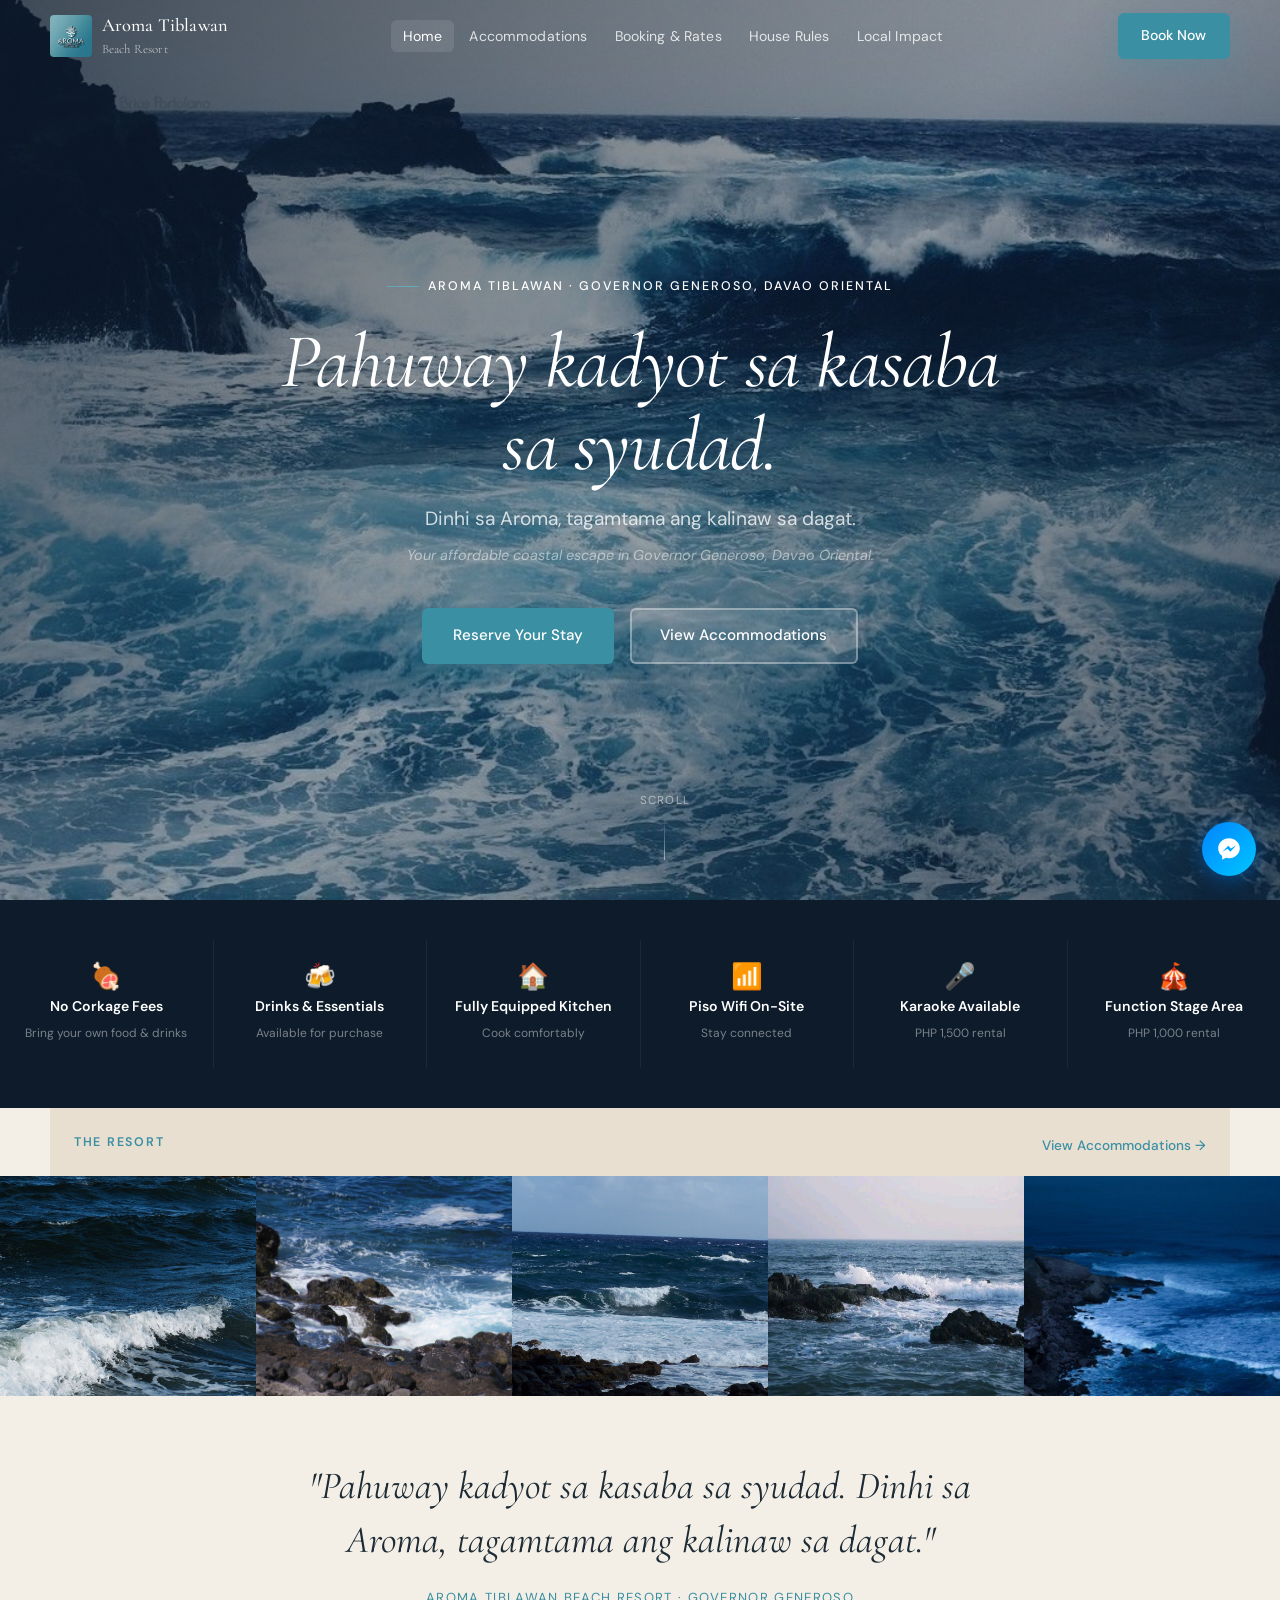
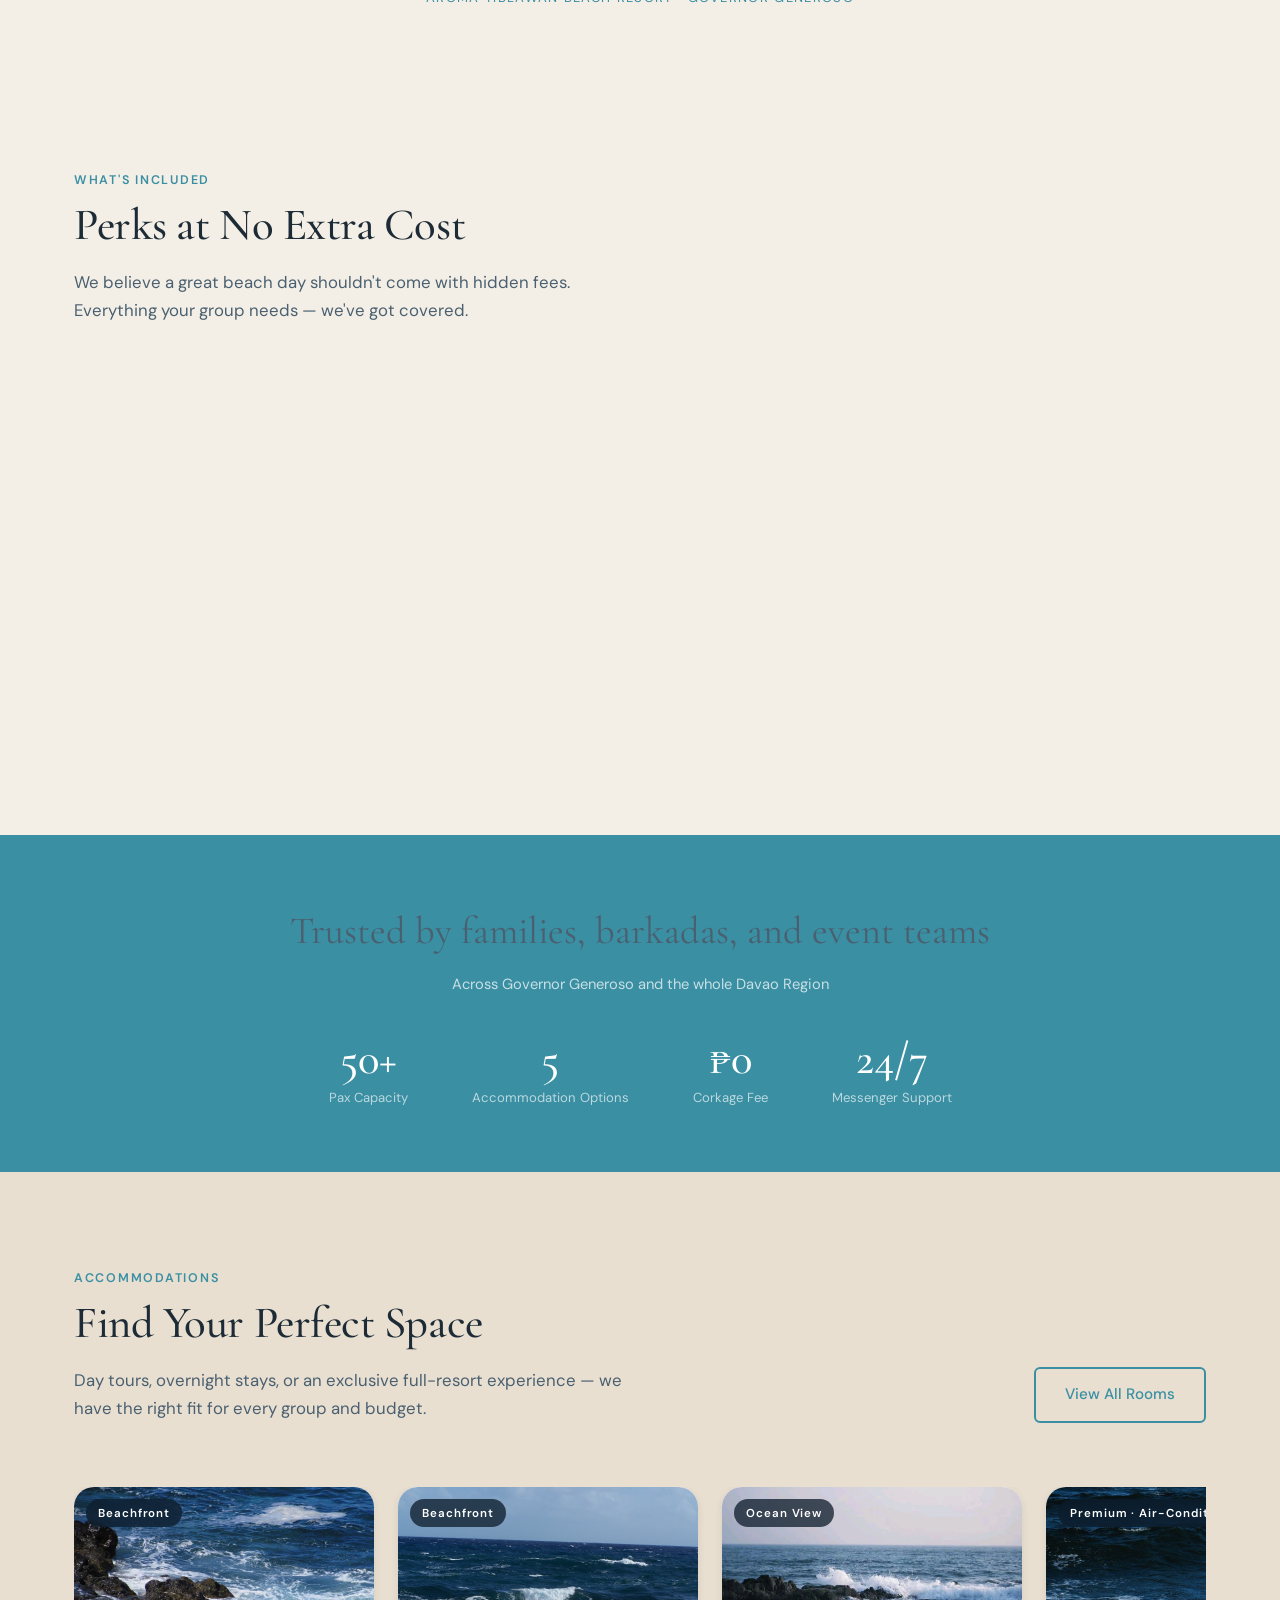
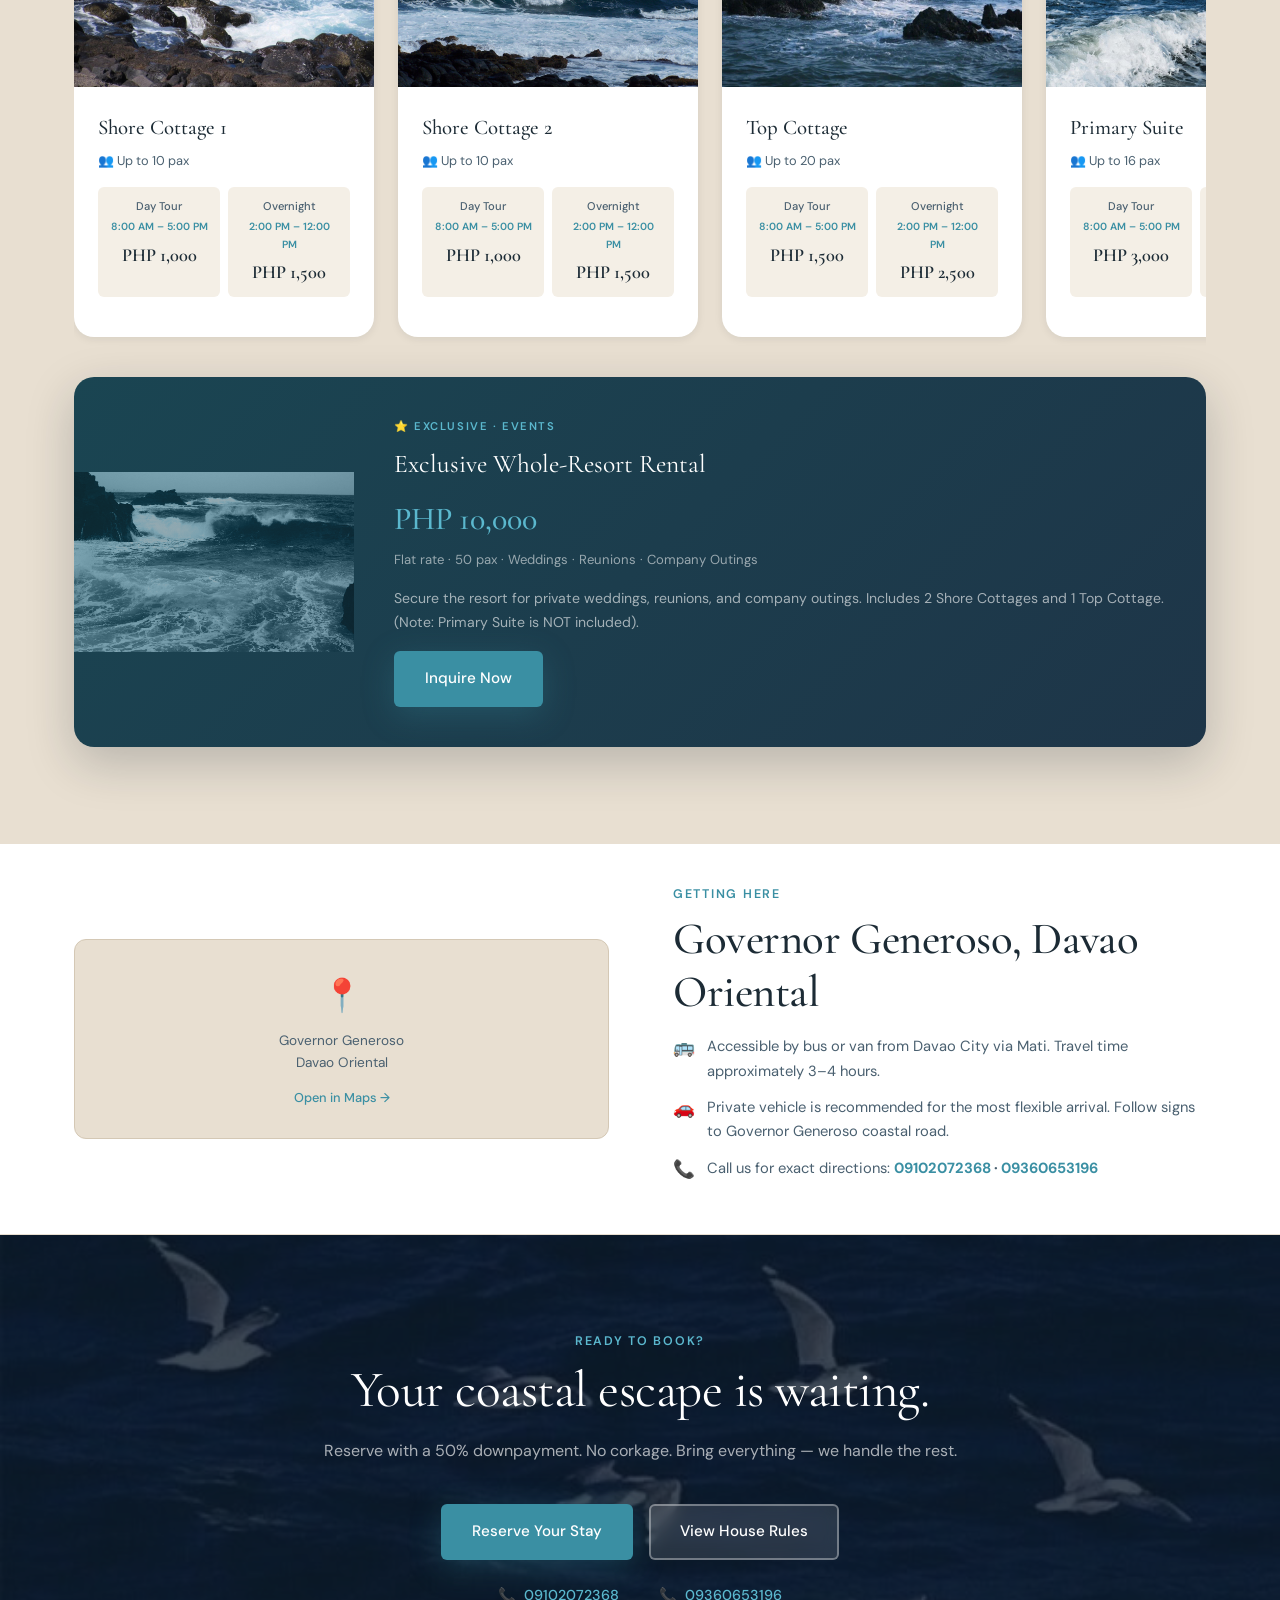
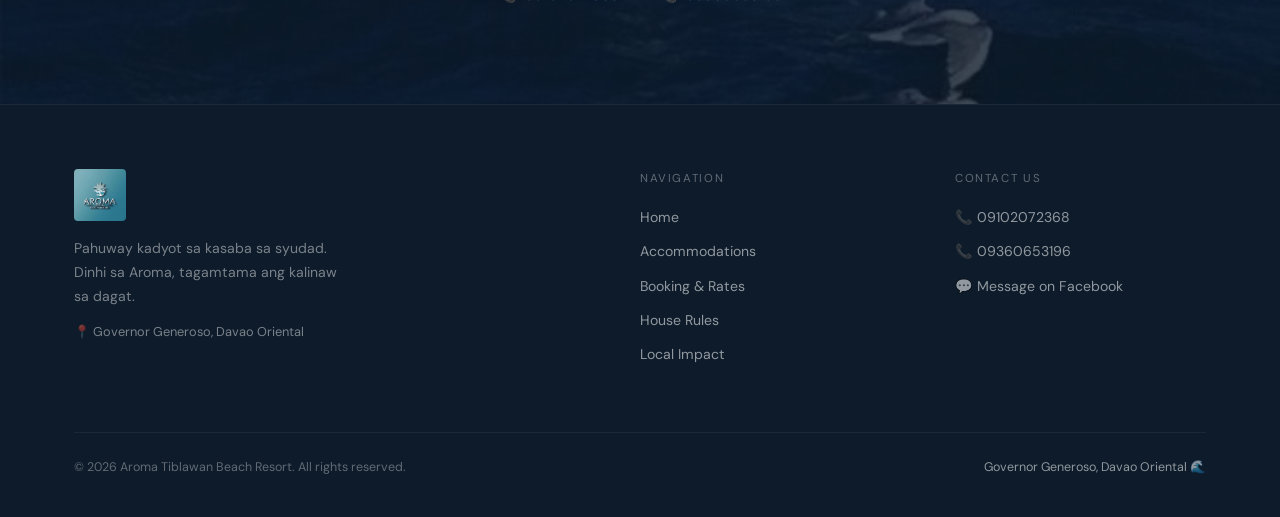
<file: index.html>
<!DOCTYPE html>
<html lang="ceb-PH">
<head>
  <meta charset="UTF-8" />
  <meta name="viewport" content="width=device-width, initial-scale=1.0" />
  <meta name="description" content="Aroma Tiblawan Beach Resort — An affordable coastal escape in Governor Generoso, Davao Oriental. No corkage, free charcoal, family-friendly." />
  <title>Aroma Tiblawan Beach Resort — Governor Generoso, Davao Oriental</title>

  <!-- Favicon placeholder -->
  <link rel="icon" href="assets/images/LOGO.jpg" type="image/jpeg" />

  <!-- Global Styles -->
  <link rel="stylesheet" href="assets/styles/main.css" />

  <!-- Page-specific styles -->
  <style>
    /* ── Force Hero text to white ── */
    .hero-bisaya {
      color: #ffffff !important;
      opacity: 0.9; /* Optional: makes it slightly softer than the main title */
    }

    .hero-title, .hero-title em {
      color: #ffffff !important;
    }
    /* ── Center the Hero Content ── */
    .hero-content {
      text-align: center !important;
      display: flex;
      flex-direction: column;
      align-items: center; /* Centers the text blocks */
      margin: 0 auto; /* Ensures the container itself stays centered */
    }

    /* ── Center the Hero Buttons ── */
    .hero-ctas {
      display: flex;
      justify-content: center;
      flex-wrap: wrap; /* Keeps buttons responsive on smaller screens */
      gap: 1rem; /* Spacing between the two buttons */
      width: 100%;
    }
    /* ── Hero image background ── */
    .hero-bg {
      background-image: url('assets/images/Light/Beach 1.JPG');
    }

    /* ── Amenities feature layout ── */
    .amenities-header {
      display: flex;
      justify-content: space-between;
      align-items: flex-end;
      flex-wrap: wrap;
      gap: var(--gap-md);
      margin-bottom: 0;
    }

    /* ── Gallery section label ── */
    .gallery-label {
      display: flex;
      align-items: center;
      justify-content: space-between;
      padding: var(--gap-md) var(--gap-md) var(--gap-sm);
      background: var(--sand-dark);
    }

    /* ── Accom preview header ── */
    .accoms-header {
      display: flex;
      justify-content: space-between;
      align-items: flex-end;
      flex-wrap: wrap;
      gap: var(--gap-md);
      margin-bottom: 0;
    }

    /* ── Location Strip ── */
    #location-strip {
      background: #fff;
      padding: var(--gap-lg) 0;
      border-top: 1px solid var(--sand-dark);
      border-bottom: 1px solid var(--sand-dark);
    }

    .location-inner {
      display: flex;
      align-items: center;
      flex-wrap: wrap;
      gap: var(--gap-xl);
    }

    .location-map-placeholder {
      flex: 1;
      min-width: 260px;
      height: 200px;
      border-radius: var(--radius-md);
      overflow: hidden;
      background: var(--sand-dark);
      display: flex;
      align-items: center;
      justify-content: center;
      color: var(--text-light);
      font-size: 0.88rem;
      border: 1px solid var(--sand-mid);
      position: relative;
    }

    .location-details {
      flex: 1;
      min-width: 240px;
    }

    .location-details h3 {
      margin-bottom: var(--gap-sm);
    }

    .location-detail-row {
      display: flex;
      align-items: flex-start;
      gap: 0.75rem;
      margin-bottom: 0.75rem;
      font-size: 0.92rem;
      color: var(--text-mid);
    }

    .location-detail-row .icon {
      font-size: 1.1rem;
      flex-shrink: 0;
      line-height: 1.5;
    }

    /* ── Quote band ── */
    #quote-band {
      background: var(--sand);
      padding: var(--gap-xl) 0;
      text-align: center;
    }

    .quote-text {
      font-family: var(--font-serif);
      font-size: clamp(1.5rem, 3vw, 2.4rem);
      font-weight: 400;
      font-style: italic;
      color: var(--text-dark);
      max-width: 700px;
      margin: 0 auto var(--gap-sm);
      line-height: 1.4;
    }

    .quote-source {
      font-size: 0.82rem;
      color: var(--teal);
      letter-spacing: 0.1em;
      text-transform: uppercase;
    }

    /* Whole resort card special layout */
    .whole-resort-banner {
      margin-top: var(--gap-md);
      background: linear-gradient(135deg, var(--teal-xdark), var(--ocean-surface));
      border-radius: var(--radius-lg);
      overflow: hidden;
      display: flex;
      align-items: center;
      flex-wrap: wrap;
      gap: 0;
      box-shadow: var(--shadow-lg);
    }

    .whole-resort-img {
      flex: 0 0 280px;
      height: 180px;
      overflow: hidden;
      position: relative;
    }

    .whole-resort-img img {
      width: 100%;
      height: 100%;
      object-fit: cover;
      opacity: 0.55;
      mix-blend-mode: luminosity;
    }

    .whole-resort-content {
      flex: 1;
      min-width: 240px;
      padding: var(--gap-lg);
      color: #fff;
    }

    .whole-resort-badge {
      font-size: 0.7rem;
      letter-spacing: 0.14em;
      text-transform: uppercase;
      color: var(--teal-light);
      font-weight: 600;
      margin-bottom: 0.5rem;
    }

    .whole-resort-title {
      font-family: var(--font-serif);
      font-size: 1.6rem;
      font-weight: 400;
      color: #fff;
      margin-bottom: 0.5rem;
    }

    .whole-resort-price {
      font-family: var(--font-serif);
      font-size: 2rem;
      font-weight: 500;
      color: var(--teal-light);
    }

    .whole-resort-sub {
      font-size: 0.82rem;
      color: rgba(255,255,255,0.55);
      margin-top: 0.2rem;
      margin-bottom: var(--gap-sm);
    }

    @media (max-width: 560px) {
      .whole-resort-img { flex: 0 0 100%; height: 140px; }
    }
  </style>
</head>
<body>

  <!-- Navbar injected by navbar.js -->
  <!-- Mobile menu injected by navbar.js -->

  <!-- ══════════════════════════════════════════
       HERO
  ══════════════════════════════════════════ -->
  <section id="hero">
    <div class="hero-bg"></div>
    <div class="hero-overlay"></div>

    <div class="hero-content container">
      <span class="hero-bisaya" id="hero-bisaya"></span>
      <h1 class="hero-title" id="hero-title"></h1>
      <p class="hero-subtitle" id="hero-subtitle"></p>
      <p class="hero-en" id="hero-en"></p>
      <div class="hero-ctas" id="hero-ctas"></div>
    </div>

    <div class="hero-scroll-hint">
      <span>Scroll</span>
      <div class="scroll-line"></div>
    </div>
  </section>

  <!-- ══════════════════════════════════════════
       HIGHLIGHTS BAR
  ══════════════════════════════════════════ -->
  <div id="highlights">
    <div class="highlights-grid" id="highlights-grid"></div>
  </div>

  <!-- ══════════════════════════════════════════
       GALLERY STRIP
  ══════════════════════════════════════════ -->
  <div class="gallery-label container">
    <span class="section-label">The Resort</span>
    <a href="accommodations.html" style="font-size:0.85rem;color:var(--teal);font-weight:500;">View Accommodations →</a>
  </div>
  <div id="gallery-strip"></div>

  <!-- ══════════════════════════════════════════
       QUOTE BAND
  ══════════════════════════════════════════ -->
  <div id="quote-band">
    <p class="quote-text reveal">"Pahuway kadyot sa kasaba sa syudad. Dinhi sa Aroma, tagamtama ang kalinaw sa dagat."</p>
    <span class="quote-source reveal reveal-delay-1">Aroma Tiblawan Beach Resort · Governor Generoso</span>
  </div>

  <!-- ══════════════════════════════════════════
       AMENITIES
  ══════════════════════════════════════════ -->
  <section id="amenities" class="section">
    <div class="container">
      <div class="amenities-header">
        <div>
          <span class="section-label reveal">What's Included</span>
          <h2 class="section-title reveal reveal-delay-1">Perks at No Extra Cost</h2>
          <p class="section-sub reveal reveal-delay-2">We believe a great beach day shouldn't come with hidden fees. Everything your group needs — we've got covered.</p>
        </div>
      </div>

      <div class="amenities-grid" id="amenities-grid"></div>
    </div>
  </section>

  <!-- ══════════════════════════════════════════
       SOCIAL PROOF BAND
  ══════════════════════════════════════════ -->
  <div id="proof-band">
    <div class="container">
      <p class="proof-band-headline reveal">Trusted by families, barkadas, and event teams</p>
      <p class="proof-band-sub reveal reveal-delay-1">Across Governor Generoso and the whole Davao Region</p>
      <div class="proof-stats reveal reveal-delay-2">
        <div class="proof-stat">
          <div class="proof-stat-num">50+</div>
          <div class="proof-stat-label">Pax Capacity</div>
        </div>
        <div class="proof-stat">
          <div class="proof-stat-num">5</div>
          <div class="proof-stat-label">Accommodation Options</div>
        </div>
        <div class="proof-stat">
          <div class="proof-stat-num">₱0</div>
          <div class="proof-stat-label">Corkage Fee</div>
        </div>
        <div class="proof-stat">
          <div class="proof-stat-num">24/7</div>
          <div class="proof-stat-label">Messenger Support</div>
        </div>
      </div>
    </div>
  </div>

  <!-- ══════════════════════════════════════════
       ACCOMMODATIONS PREVIEW
  ══════════════════════════════════════════ -->
  <section id="accommodations-preview" class="section">
    <div class="container">
      <div class="accoms-header">
        <div>
          <span class="section-label reveal">Accommodations</span>
          <h2 class="section-title reveal reveal-delay-1">Find Your Perfect Space</h2>
          <p class="section-sub reveal reveal-delay-2">Day tours, overnight stays, or an exclusive full-resort experience — we have the right fit for every group and budget.</p>
        </div>
        <a href="accommodations.html" class="btn btn-outline reveal reveal-delay-3">View All Rooms</a>
      </div>

      <div class="accoms-scroll" id="accoms-scroll"></div>

      <!-- Whole Resort Banner -->
      <div class="whole-resort-banner reveal" id="whole-resort-banner"></div>
    </div>
  </section>

  <!-- ══════════════════════════════════════════
       LOCATION STRIP
  ══════════════════════════════════════════ -->
  <section id="location-strip" class="section-sm">
    <div class="container">
      <div class="location-inner">
        <div class="location-map-placeholder">
          <div style="text-align:center;padding:1rem;">
            <div style="font-size:2rem;margin-bottom:0.5rem;">📍</div>
            <div style="font-size:0.85rem;color:var(--text-mid);">Governor Generoso<br>Davao Oriental</div>
            <a href="https://maps.google.com/?q=Governor+Generoso+Davao+Oriental"
               target="_blank" rel="noopener"
               style="display:inline-block;margin-top:0.75rem;font-size:0.8rem;color:var(--teal);font-weight:500;">
              Open in Maps →
            </a>
          </div>
        </div>

        <div class="location-details">
          <span class="section-label">Getting Here</span>
          <h3 class="section-title">Governor Generoso, Davao Oriental</h3>

          <div class="location-detail-row">
            <span class="icon">🚌</span>
            <span>Accessible by bus or van from Davao City via Mati. Travel time approximately 3–4 hours.</span>
          </div>
          <div class="location-detail-row">
            <span class="icon">🚗</span>
            <span>Private vehicle is recommended for the most flexible arrival. Follow signs to Governor Generoso coastal road.</span>
          </div>
          <div class="location-detail-row">
            <span class="icon">📞</span>
            <span>Call us for exact directions: <strong id="contact-nums"></strong></span>
          </div>
        </div>
      </div>
    </div>
  </section>

  <!-- ══════════════════════════════════════════
       CTA BAND
  ══════════════════════════════════════════ -->
  <section id="cta-band">
    <div class="cta-band-bg" style="background-image: url('assets/images/Dark/Dark 1.JPG');"></div>
    <div class="container cta-band-content">
      <p class="section-label" style="color:var(--teal-light);justify-content:center;display:flex;">Ready to Book?</p>
      <h2 class="cta-band-title reveal">Your coastal escape is waiting.</h2>
      <p class="cta-band-sub reveal reveal-delay-1">Reserve with a 50% downpayment. No corkage. Bring everything — we handle the rest.</p>
      <div style="display:flex;gap:1rem;justify-content:center;flex-wrap:wrap;" class="reveal reveal-delay-2">
        <a href="booking.html" class="btn btn-primary">Reserve Your Stay</a>
        <a href="rules.html" class="btn btn-ghost">View House Rules</a>
      </div>
      <div class="cta-band-contacts">
        <div class="cta-contact-item">📞 <a id="cta-contact-1" href="#"></a></div>
        <div class="cta-contact-item">📞 <a id="cta-contact-2" href="#"></a></div>
      </div>
    </div>
  </section>

  <!-- ══════════════════════════════════════════
       FOOTER
  ══════════════════════════════════════════ -->
  <footer id="footer"></footer>

  <!-- ══════════════════════════════════════════
       SCRIPTS
  ══════════════════════════════════════════ -->
  <script src="data/resort-data.js"></script>
  <script src="scripts/components/navbar.js"></script>
  <script src="scripts/components/social-proof-toast.js"></script>
  <script src="scripts/main.js"></script>

  <script>
    // ── Page-specific Init ──────────────────────────────────
    function PageInit() {
      renderHero();
      renderHighlights();
      renderGalleryStrip();
      renderAmenities();
      renderAccomPreview();
      renderWholeResortBanner();
      renderContacts();
    }

    // ── Hero ────────────────────────────────────────────────
    function renderHero() {
      const d = ResortData.hero;
      document.getElementById('hero-bisaya').textContent = 'Aroma Tiblawan · Governor Generoso, Davao Oriental';
      document.getElementById('hero-title').innerHTML = `<em>${d.headline}</em>`;
      document.getElementById('hero-subtitle').textContent = d.subheadline;
      document.getElementById('hero-en').textContent = d.englishSub;

      const ctas = document.getElementById('hero-ctas');
      ctas.innerHTML = `
        <a href="${d.cta.href}" class="btn btn-primary">${d.cta.label}</a>
        <a href="${d.secondaryCta.href}" class="btn btn-ghost">${d.secondaryCta.label}</a>
      `;
    }

    // ── Highlights ──────────────────────────────────────────
    function renderHighlights() {
      const grid = document.getElementById('highlights-grid');
      grid.innerHTML = ResortData.highlights.map(h => `
        <div class="highlight-item">
          <span class="highlight-icon">${h.icon}</span>
          <span class="highlight-label">${h.label}</span>
          <span class="highlight-sub">${h.sub}</span>
        </div>
      `).join('');
    }

    // ── Gallery Strip ────────────────────────────────────────
    function renderGalleryStrip() {
      const strip = document.getElementById('gallery-strip');
      const images = [
        { src: ResortData.images.beach2, alt: 'Beach waves at Aroma Tiblawan' },
        { src: ResortData.images.beach3, alt: 'Rocky shore view' },
        { src: ResortData.images.beach4, alt: 'Ocean view from resort' },
        { src: ResortData.images.beach5, alt: 'Waves crashing on rocks' },
        { src: ResortData.images.dark2,  alt: 'Seabirds over the ocean' },
      ];
      strip.innerHTML = images.map(img => `
        <div class="gallery-cell">
          <img src="${img.src}" alt="${img.alt}" loading="lazy" />
        </div>
      `).join('');
    }

    // ── Amenities ────────────────────────────────────────────
    function renderAmenities() {
      const grid = document.getElementById('amenities-grid');
      const { complimentary, connectivity, rentals } = ResortData.amenities;

      const categories = [
        {
          title: 'Complimentary Perks',
          icon: '✅',
          items: complimentary.map(i => ({
            icon: i.icon,
            text: i.name,
            badge: null,
          })),
        },
        {
          title: 'Connectivity',
          icon: '📶',
          items: connectivity.map(i => ({
            icon: i.icon,
            text: i.name,
            badge: null,
          })),
        },
        {
          title: 'Entertainment Rentals',
          icon: '🎉',
          items: rentals.map(i => ({
            icon: i.icon,
            text: i.name,
            badge: i.price,
          })),
        },
      ];

      grid.innerHTML = categories.map((cat, ci) => `
        <div class="amenity-category reveal reveal-delay-${ci + 1}">
          <div class="amenity-cat-title">${cat.icon} ${cat.title}</div>
          <ul class="amenity-list">
            ${cat.items.map(item => `
              <li class="amenity-item">
                <span class="amenity-item-icon">${item.icon}</span>
                <div>
                  <span class="amenity-item-text">${item.text}</span>
                  ${item.badge ? `<div class="amenity-badge">💸 ${item.badge}</div>` : ''}
                </div>
              </li>
            `).join('')}
          </ul>
        </div>
      `).join('');
    }

    // ── Accommodation Preview Cards ──────────────────────────
    function renderAccomPreview() {
      const scroll = document.getElementById('accoms-scroll');
      const cottages = ResortData.accommodations.slice(0, 4);

      scroll.innerHTML = cottages.map(accom => `
        <a href="accommodations.html#${accom.id}" class="accom-card">
          <div class="accom-card-img">
            <img src="${accom.image}" alt="${accom.name}" loading="lazy" />
            <span class="accom-card-badge">${accom.badge}</span>
          </div>
          <div class="accom-card-body">
            <div class="accom-card-name">${accom.name}</div>
            <div class="accom-card-pax">👥 Up to ${accom.capacity} pax</div>
            <div class="accom-rates">
              <div class="rate-pill">
                <span class="rate-pill-label">Day Tour</span>
                <span class="rate-pill-time" style="color:var(--time-color)">${accom.dayTour.time}</span>
                <span class="rate-pill-price">${formatPHP(accom.dayTour.price)}</span>
              </div>
              <div class="rate-pill">
                <span class="rate-pill-label">Overnight</span>
                <span class="rate-pill-time" style="color:var(--time-color)">${accom.overnight.time}</span>
                <span class="rate-pill-price">${formatPHP(accom.overnight.price)}</span>
              </div>
            </div>
          </div>
        </a>
      `).join('');
    }

    // ── Whole Resort Banner ──────────────────────────────────
    function renderWholeResortBanner() {
      const wr = ResortData.accommodations[4]; // whole resort
      const banner = document.getElementById('whole-resort-banner');
      banner.innerHTML = `
        <div class="whole-resort-img">
          <img src="${wr.image}" alt="${wr.name}" loading="lazy" />
        </div>
        <div class="whole-resort-content">
          <div class="whole-resort-badge">⭐ ${wr.badge}</div>
          <div class="whole-resort-title">${wr.name}</div>
          <div class="whole-resort-price">${formatPHP(wr.flatRate.price)}</div>
          <div class="whole-resort-sub">Flat rate · ${wr.capacity} pax · Weddings · Reunions · Company Outings</div>
          <p style="font-size:0.88rem;color:rgba(255,255,255,0.6);margin-bottom:1rem;">${wr.description}</p>
          <a href="booking.html" class="btn btn-primary">Inquire Now</a>
        </div>
      `;
    }

    // ── Contact Numbers ──────────────────────────────────────
    function renderContacts() {
      const contacts = ResortData.identity.contacts;

      // Location strip
      const numEl = document.getElementById('contact-nums');
      if (numEl) numEl.innerHTML = contacts.map(c => `<a href="tel:${c}" style="color:var(--teal)">${c}</a>`).join(' · ');

      // CTA band
      const c1 = document.getElementById('cta-contact-1');
      const c2 = document.getElementById('cta-contact-2');
      if (c1 && contacts[0]) { c1.href = `tel:${contacts[0]}`; c1.textContent = contacts[0]; }
      if (c2 && contacts[1]) { c2.href = `tel:${contacts[1]}`; c2.textContent = contacts[1]; }
    }
  </script>

</body>
</html>
</file>
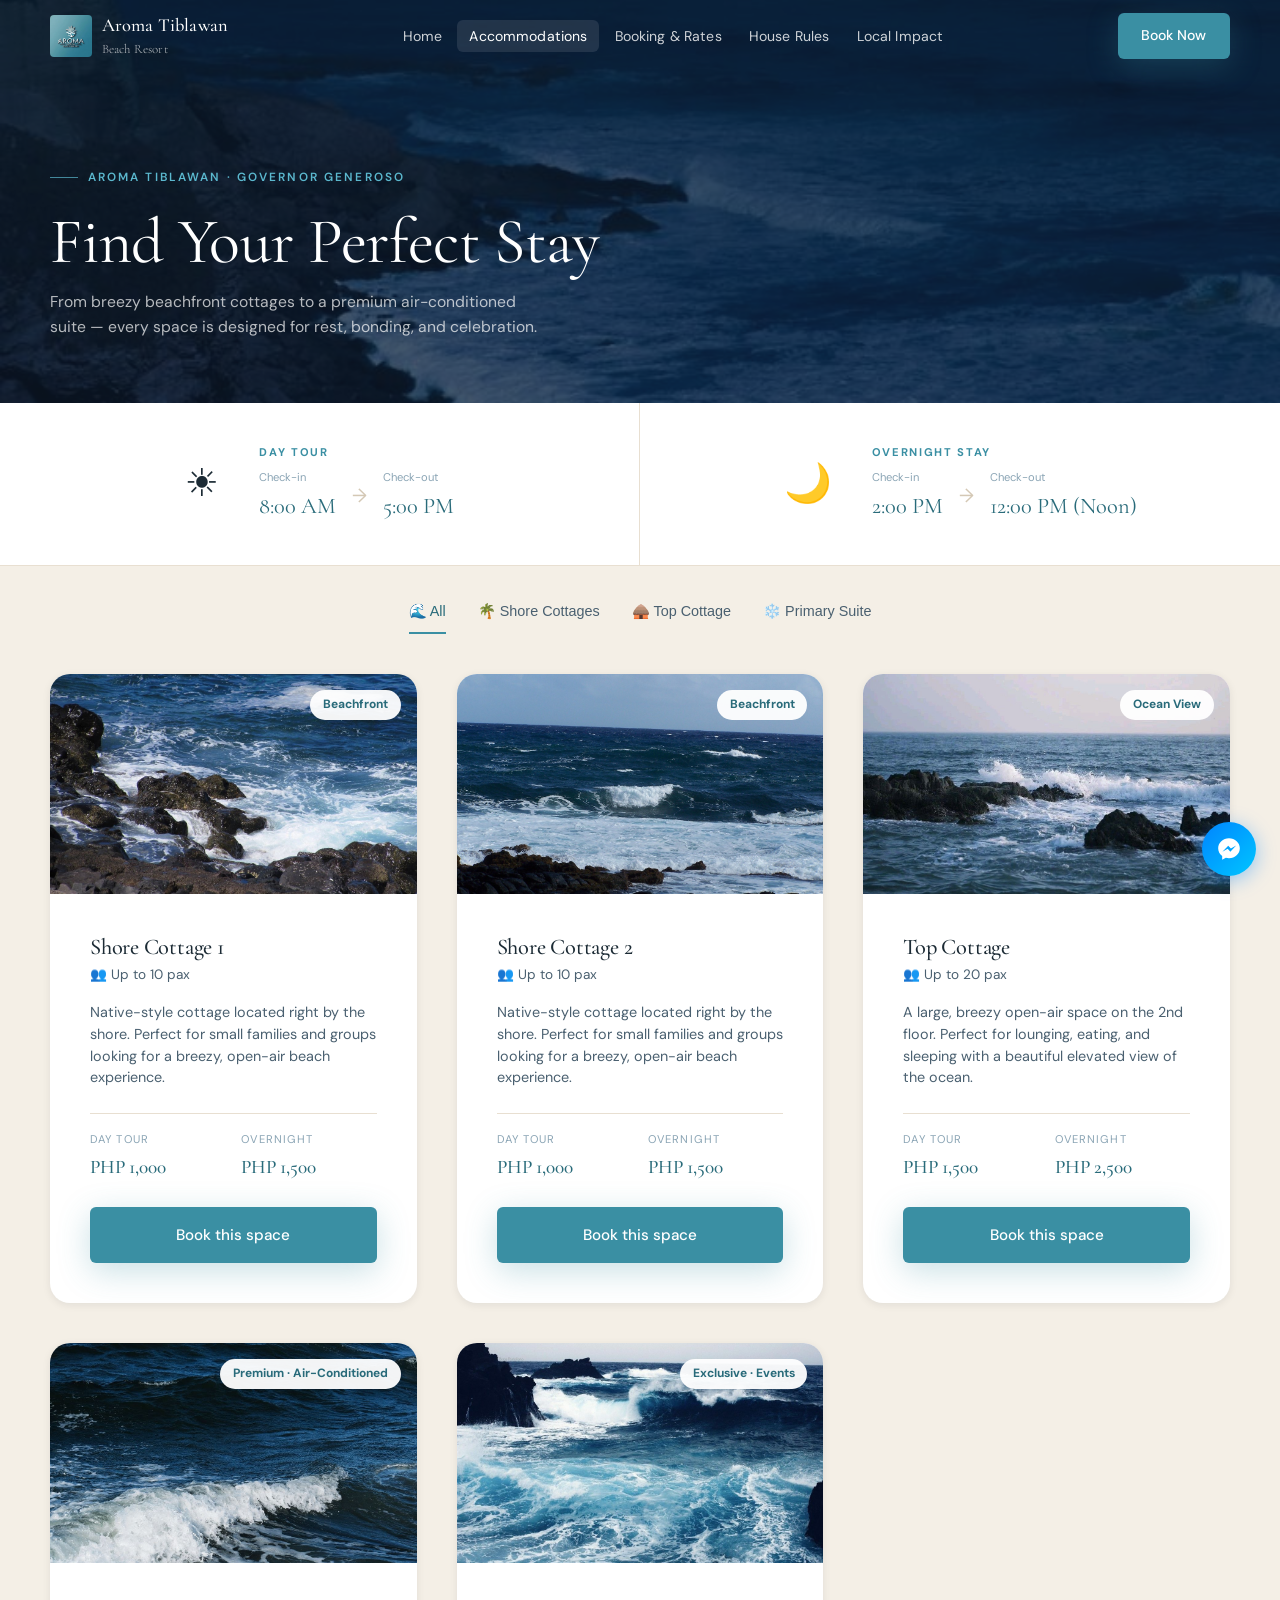
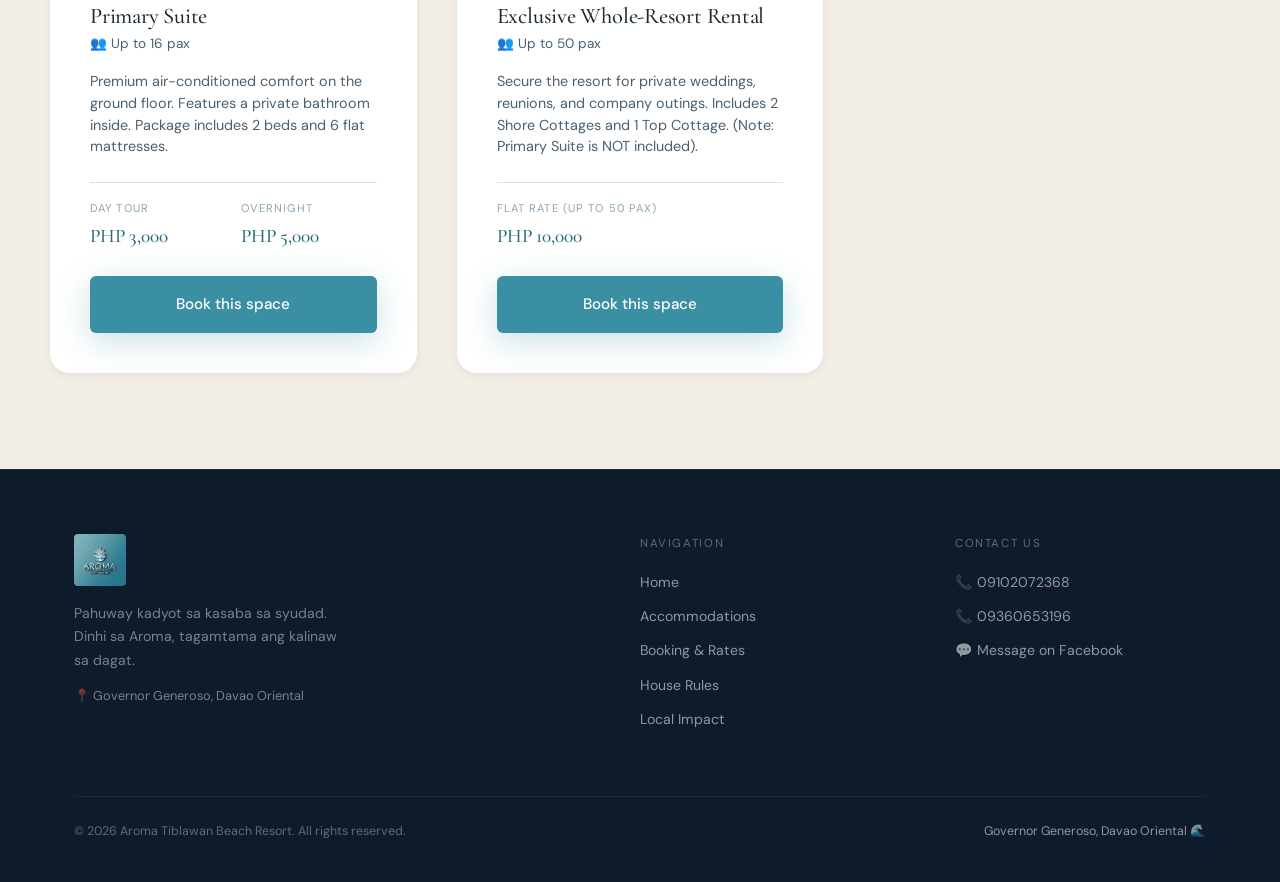
<file: accommodations.html>
<!DOCTYPE html>
<html lang="ceb-PH">
<head>
  <meta charset="UTF-8" />
  <meta name="viewport" content="width=device-width, initial-scale=1.0" />
  <meta name="description" content="View our relaxing, budget-friendly beachfront cottages and air-conditioned suites." />
  <title>Accommodations — Aroma Tiblawan Beach Resort</title>
  
  <link rel="icon" href="assets/images/LOGO.jpg" type="image/jpeg" />
  <link rel="stylesheet" href="assets/styles/main.css" />
  
  <style>
    /* ══════════════════════════════════════════
       HERO SECTION
    ══════════════════════════════════════════ */
    #accom-hero {
      position: relative;
      padding: calc(72px + var(--gap-xxl)) var(--gap-md) var(--gap-xl);
      background: var(--ocean-deep);
      overflow: hidden;
      min-height: 40vh;
      display: flex;
      flex-direction: column;
      justify-content: center;
    }
    .accom-hero-bg {
      position: absolute;
      inset: 0;
      background-image: url('assets/images/Dark/Dark 2.JPG');
      background-size: cover;
      background-position: center;
      opacity: 0.3;
      z-index: 0;
    }
    .accom-hero-content {
      position: relative;
      z-index: 1;
      max-width: var(--container);
      margin: 0 auto;
      width: 100%;
      color: #fff;
    }
    .accom-hero-content .eyebrow {
      font-size: 0.74rem;
      letter-spacing: 0.18em;
      text-transform: uppercase;
      color: var(--teal-light);
      font-weight: 600;
      display: flex;
      align-items: center;
      gap: 0.6rem;
      margin-bottom: var(--gap-sm);
    }
    .accom-hero-content .eyebrow::before { content:''; width:28px; height:1px; background:var(--teal-light); opacity:0.7; }
    .accom-hero-content h1 {
      font-family: var(--font-serif);
      font-size: clamp(2.4rem, 5vw, 4rem);
      font-weight: 400;
      margin-bottom: 0.6rem;
    }
    .accom-hero-content p {
      font-size: 0.98rem;
      color: rgba(255,255,255,0.7);
      max-width: 500px;
      line-height: 1.6;
    }

    /* ══════════════════════════════════════════
       TIME BANNER (From Screenshot)
    ══════════════════════════════════════════ */
    .time-banner {
      background: #fff;
      display: grid;
      grid-template-columns: 1fr 1fr;
      border-bottom: 1px solid var(--sand-dark);
    }
    @media (max-width: 600px) { .time-banner { grid-template-columns: 1fr; } }
    
    .time-block {
      padding: var(--gap-lg);
      display: flex;
      align-items: center;
      justify-content: center;
      gap: var(--gap-lg);
    }
    .time-block:first-child { border-right: 1px solid var(--sand-dark); }
    .time-icon { font-size: 2.4rem; }
    .time-details h4 {
      font-size: 0.7rem;
      letter-spacing: 0.15em;
      text-transform: uppercase;
      color: var(--teal);
      margin-bottom: 0.4rem;
    }
    .time-row {
      display: flex;
      align-items: center;
      gap: 1rem;
    }
    .time-item label {
      display: block;
      font-size: 0.7rem;
      color: var(--text-light);
      margin-bottom: 0.1rem;
    }
    .time-item span {
      font-family: var(--font-serif);
      font-size: 1.4rem;
      color: var(--teal-dark);
    }
    .time-arrow { color: var(--sand-mid); font-size: 1.2rem; }

    /* ══════════════════════════════════════════
       FILTER TABS
    ══════════════════════════════════════════ */
    .filter-band {
      background: var(--sand);
      padding: var(--gap-md) var(--gap-md) 0;
      display: flex;
      justify-content: center;
      gap: 2rem;
      overflow-x: auto;
    }
    .filter-tab {
      background: none;
      border: none;
      padding: 0.8rem 0;
      font-size: 0.9rem;
      font-weight: 500;
      color: var(--text-mid);
      cursor: pointer;
      border-bottom: 2px solid transparent;
      display: flex;
      align-items: center;
      gap: 0.4rem;
      white-space: nowrap;
    }
    .filter-tab.active {
      color: var(--teal-dark);
      border-bottom-color: var(--teal);
    }

    /* ══════════════════════════════════════════
       ACCOMMODATION GRID
    ══════════════════════════════════════════ */
    .accom-body {
      background: var(--sand);
      padding: var(--gap-lg) var(--gap-md) var(--gap-xxl);
    }
    .accom-grid {
      max-width: var(--container);
      margin: 0 auto;
      display: grid;
      grid-template-columns: repeat(auto-fill, minmax(320px, 1fr));
      gap: var(--gap-lg);
    }

    .room-card {
      background: #fff;
      border-radius: var(--radius-lg);
      overflow: hidden;
      box-shadow: var(--shadow-sm);
      display: flex;
      flex-direction: column;
      transition: transform var(--dur-fast);
    }
    .room-card:hover { transform: translateY(-4px); box-shadow: var(--shadow-md); }
    
    .room-card-img { height: 220px; position: relative; }
    .room-card-img img { width: 100%; height: 100%; object-fit: cover; }
    .room-card-badge {
      position: absolute; top: 1rem; right: 1rem;
      background: rgba(255, 255, 255, 0.95);
      color: var(--teal-dark); padding: 0.3rem 0.8rem;
      border-radius: 20px; font-size: 0.75rem; font-weight: 700;
    }

    .room-card-body { padding: var(--gap-lg); display: flex; flex-direction: column; flex: 1; }
    .room-card-title { font-family: var(--font-serif); font-size: 1.4rem; color: var(--text-dark); margin-bottom: 0.2rem; }
    .room-card-pax { font-size: 0.85rem; color: var(--text-mid); margin-bottom: 1rem; }
    .room-card-desc { font-size: 0.9rem; color: var(--text-mid); line-height: 1.5; margin-bottom: 1.5rem; flex: 1; }
    
    .room-card-rates {
      border-top: 1px solid var(--sand-dark); padding-top: 1rem; margin-bottom: 1.5rem;
      display: grid; grid-template-columns: 1fr 1fr; gap: 1rem;
    }
    .room-rate-label { font-size: 0.7rem; text-transform: uppercase; letter-spacing: 0.1em; color: var(--text-light); display: block; margin-bottom: 0.2rem; }
    .room-rate-price { font-family: var(--font-serif); font-size: 1.2rem; color: var(--teal-dark); font-weight: 500; display: block;}
    
    /* ── Mobile Spacing Fixes ── */
    @media (max-width: 768px) {
      #accom-hero { padding-top: 100px; padding-bottom: 2rem; min-height: auto; }
      .accom-body { padding: var(--gap-lg) var(--gap-sm); }
      .accom-grid { gap: var(--gap-md); }
      .filter-band { gap: 1rem; padding: var(--gap-sm); }
      .time-block { padding: var(--gap-md); flex-direction: column; text-align: center; }
      .time-row { justify-content: center; }
      .room-card-body { padding: var(--gap-md); }
    }

  </style>
</head>
<body>

  <section id="accom-hero">
    <div class="accom-hero-bg"></div>
    <div class="accom-hero-content">
      <div class="eyebrow">Aroma Tiblawan · Governor Generoso</div>
      <h1 class="reveal">Find Your Perfect Stay</h1>
      <p class="reveal reveal-delay-1">From breezy beachfront cottages to a premium air-conditioned suite — every space is designed for rest, bonding, and celebration.</p>
    </div>
  </section>

  <div class="time-banner reveal reveal-delay-2">
    <div class="time-block">
      <span class="time-icon">☀️</span>
      <div class="time-details">
        <h4>Day Tour</h4>
        <div class="time-row">
          <div class="time-item"><label>Check-in</label><span>8:00 AM</span></div>
          <div class="time-arrow">→</div>
          <div class="time-item"><label>Check-out</label><span>5:00 PM</span></div>
        </div>
      </div>
    </div>
    <div class="time-block">
      <span class="time-icon">🌙</span>
      <div class="time-details">
        <h4>Overnight Stay</h4>
        <div class="time-row">
          <div class="time-item"><label>Check-in</label><span>2:00 PM</span></div>
          <div class="time-arrow">→</div>
          <div class="time-item"><label>Check-out</label><span>12:00 PM (Noon)</span></div>
        </div>
      </div>
    </div>
  </div>

  <div class="filter-band">
    <button class="filter-tab active" onclick="filterRooms('all', this)">🌊 All</button>
    <button class="filter-tab" onclick="filterRooms('Shore Cottage', this)">🌴 Shore Cottages</button>
    <button class="filter-tab" onclick="filterRooms('Top Cottage', this)">🛖 Top Cottage</button>
    <button class="filter-tab" onclick="filterRooms('Primary Suite', this)">❄️ Primary Suite</button>
  </div>

  <section class="accom-body">
    <div class="accom-grid" id="accom-grid">
      </div>
  </section>

  <footer id="footer"></footer>

  <script src="data/resort-data.js"></script>
  <script src="scripts/components/navbar.js"></script>
  <script src="scripts/components/social-proof-toast.js"></script>
  <script src="scripts/main.js"></script>

  <script>
    // ── Render Cards ─────────────────────────────────────────
    function renderAccommodations(filterKeyword = 'all') {
      const grid = document.getElementById('accom-grid');
      let rooms = ResortData.accommodations;

      // Filter logic
      if (filterKeyword !== 'all') {
        rooms = rooms.filter(room => room.name.toLowerCase().includes(filterKeyword.toLowerCase()));
      }

      grid.innerHTML = rooms.map(room => {
        let ratesHTML = '';
        
        // Check if it is the Whole Resort (flat rate) or standard Day/Night rates
        if (room.flatRate) {
          ratesHTML = `
            <div style="grid-column: span 2;">
              <span class="room-rate-label">Flat Rate (Up to ${room.capacity} pax)</span>
              <span class="room-rate-price">${formatPHP(room.flatRate.price)}</span>
            </div>
          `;
        } else {
          ratesHTML = `
            <div>
              <span class="room-rate-label">Day Tour</span>
              <span class="room-rate-price">${formatPHP(room.dayTour.price)}</span>
            </div>
            <div>
              <span class="room-rate-label">Overnight</span>
              <span class="room-rate-price">${formatPHP(room.overnight.price)}</span>
            </div>
          `;
        }

        return `
          <div class="room-card reveal">
            <div class="room-card-img">
              <img src="${room.image}" alt="${room.name}" loading="lazy" />
              <div class="room-card-badge">${room.badge}</div>
            </div>
            <div class="room-card-body">
              <h3 class="room-card-title">${room.name}</h3>
              <div class="room-card-pax">👥 Up to ${room.capacity} pax</div>
              <p class="room-card-desc">${room.description}</p>
              
              <div class="room-card-rates">
                ${ratesHTML}
              </div>
              
              <a href="booking.html?room=${room.id}" class="btn btn-primary" style="width: 100%; justify-content: center;">
                Book this space
              </a>
            </div>
          </div>
        `;
      }).join('');

      // Trigger scroll animations for the newly rendered cards
      if(typeof initReveal === 'function') initReveal();
    }

    // ── Handle Tab Clicks ────────────────────────────────────
    function filterRooms(keyword, btnElement) {
      // Remove active class from all tabs
      document.querySelectorAll('.filter-tab').forEach(btn => btn.classList.remove('active'));
      // Add active class to clicked tab
      btnElement.classList.add('active');
      
      // Render the specific rooms
      renderAccommodations(keyword);
    }

    // ── Page Initialization ──────────────────────────────────
    function PageInit() {
      // Draw all rooms initially when the page loads
      renderAccommodations('all');
    }
  </script>
</body>
</html>
</file>
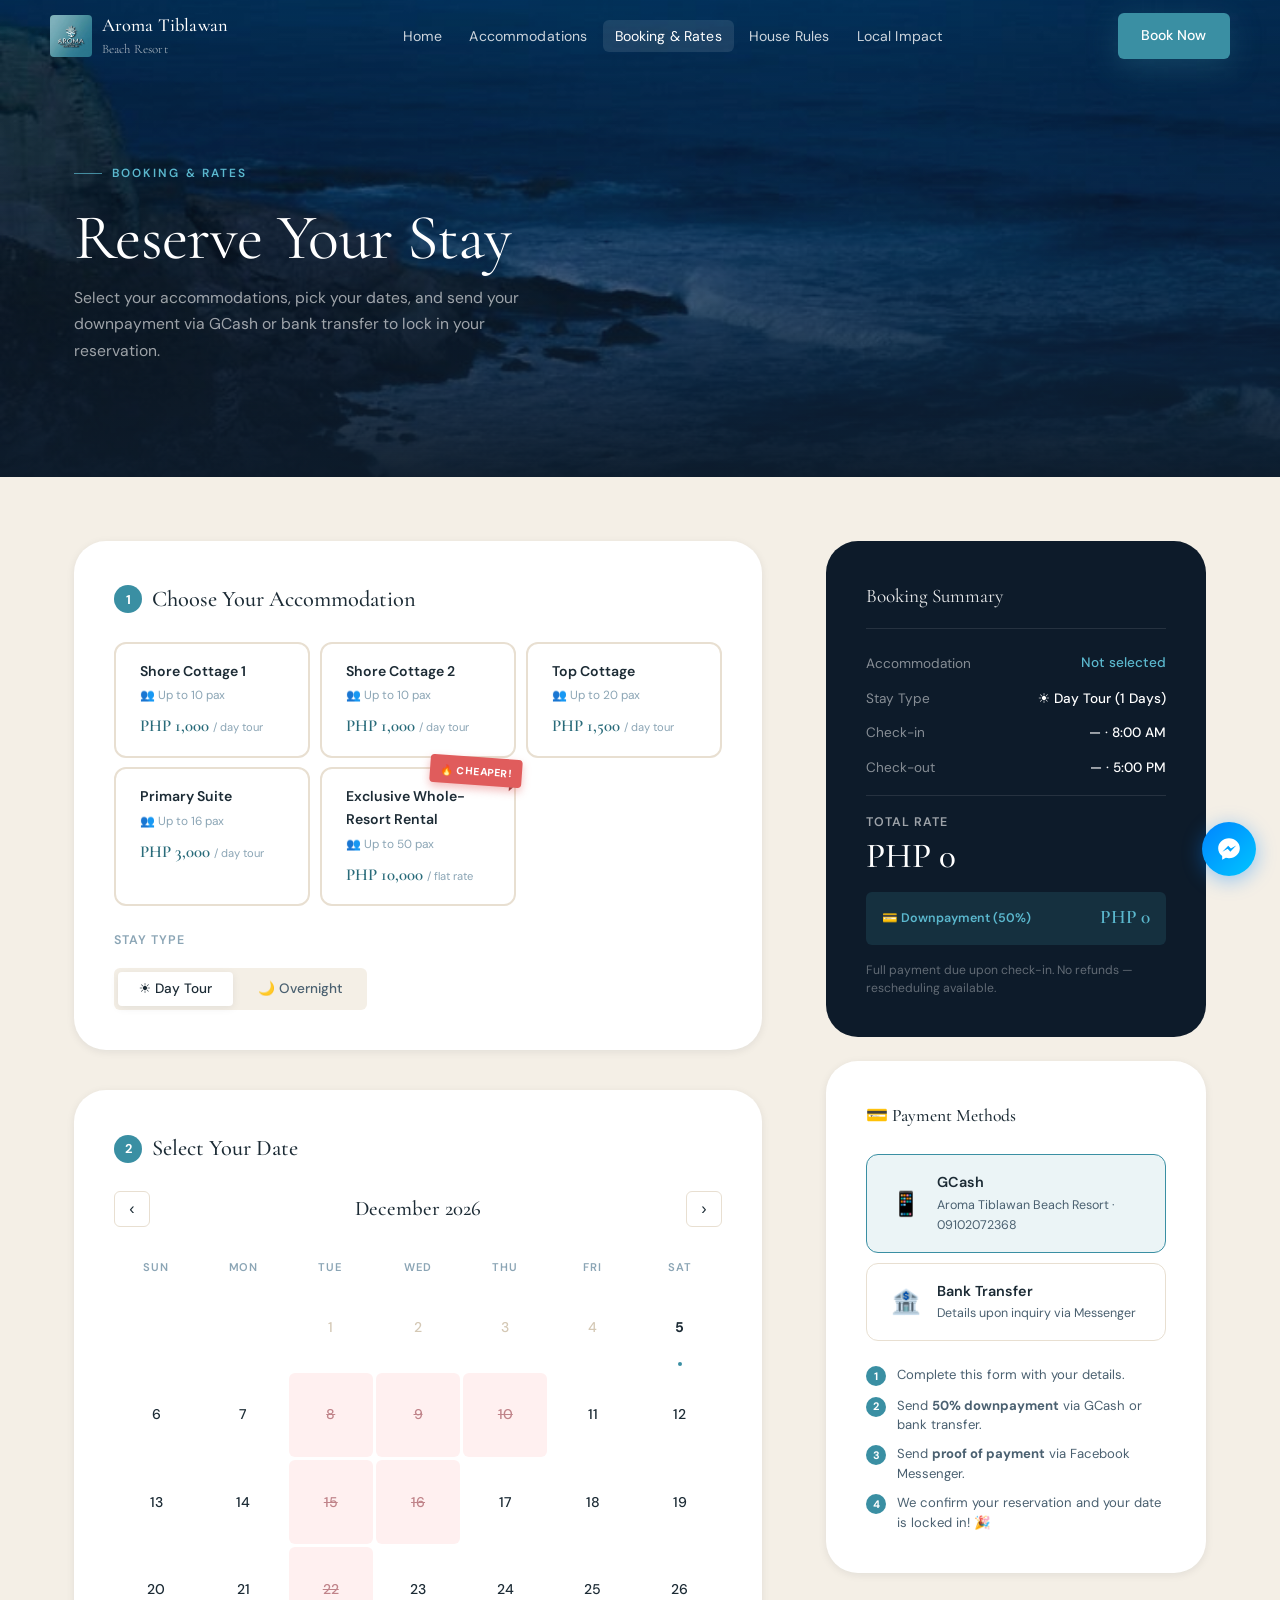
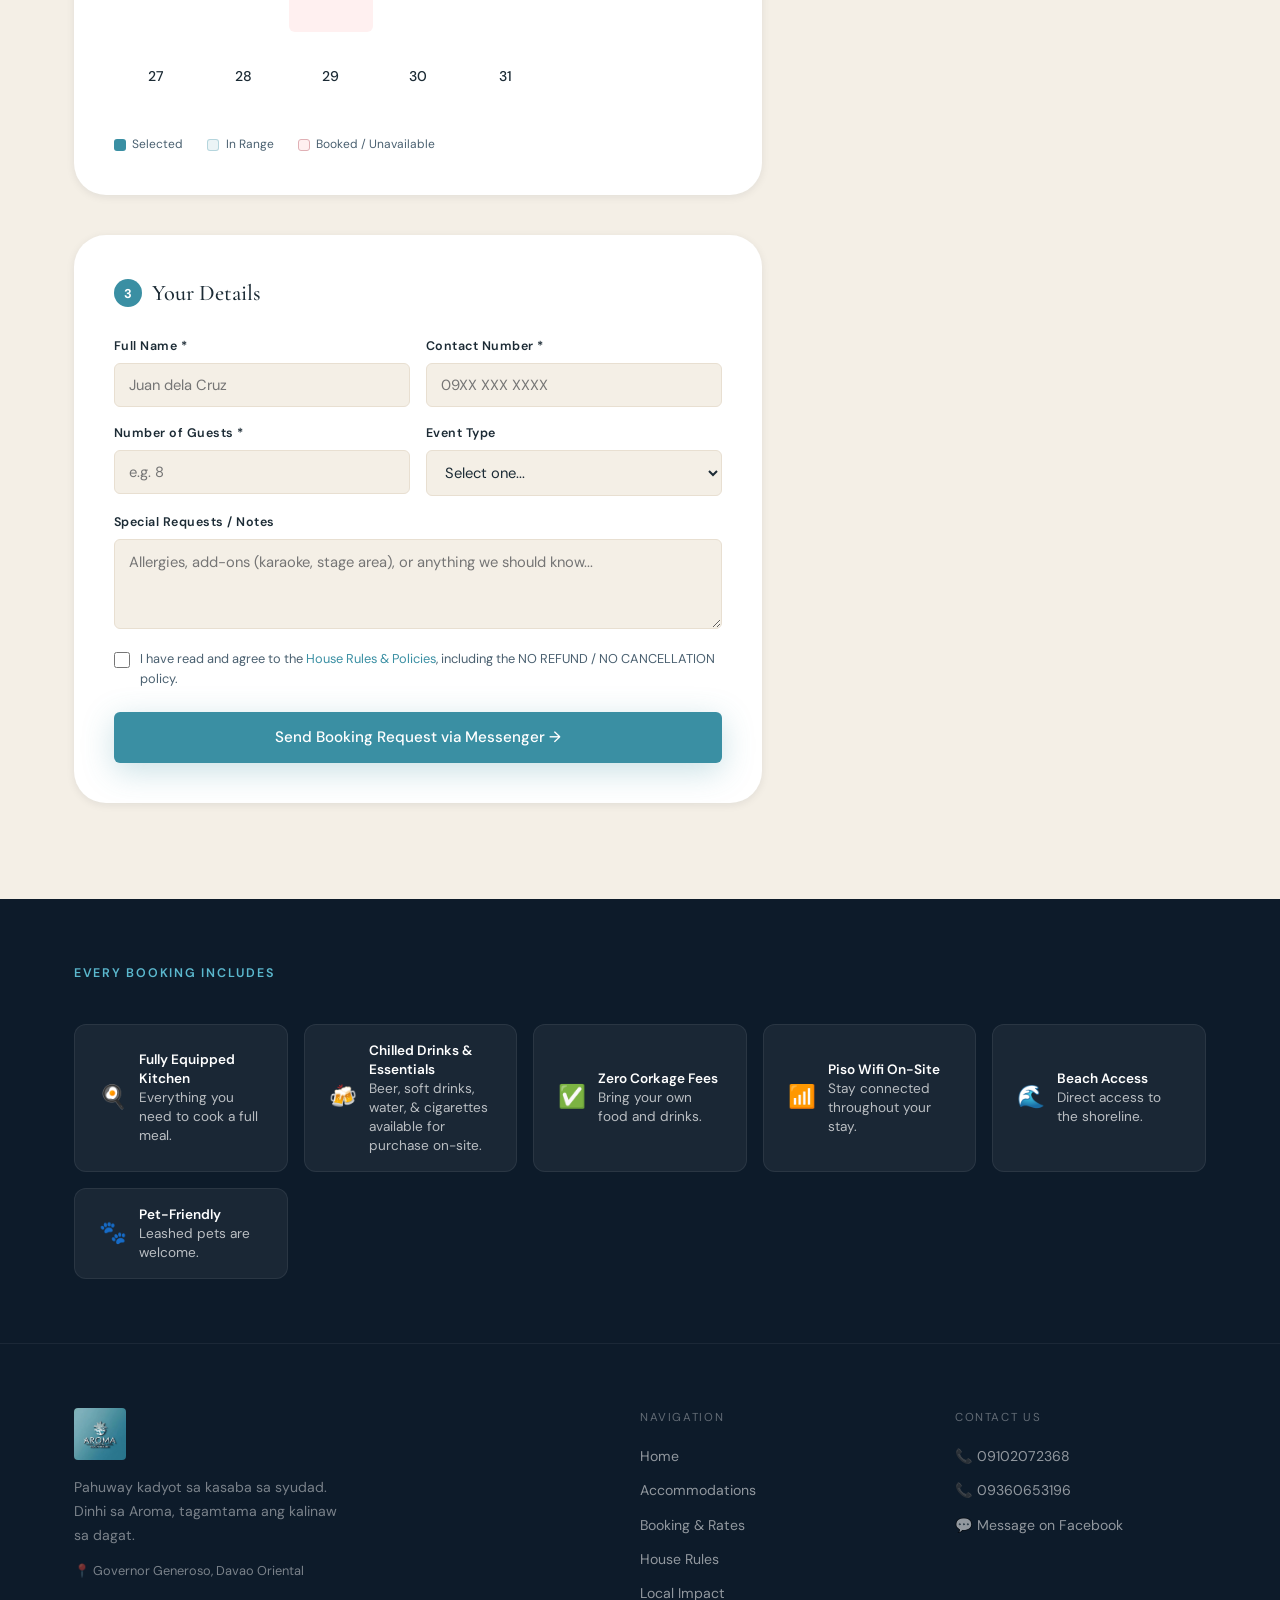
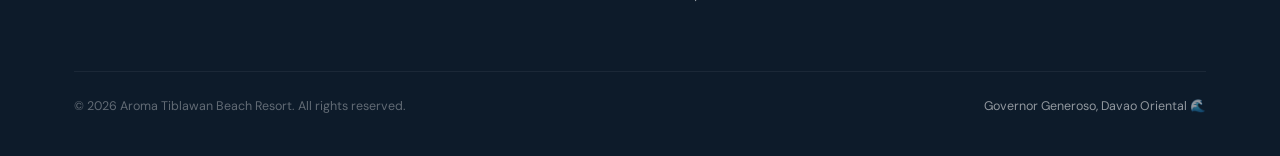
<file: booking.html>
<!DOCTYPE html>
<html lang="ceb-PH">
<head>
  <meta charset="UTF-8" />
  <meta name="viewport" content="width=device-width, initial-scale=1.0" />
  <meta name="description" content="Book your stay at Aroma Tiblawan Beach Resort — Governor Generoso, Davao Oriental. View availability, rates, and payment details." />
  <title>Booking & Rates — Aroma Tiblawan Beach Resort</title>
  <link rel="icon" href="assets/images/LOGO.jpg" type="image/jpeg" />
  <link rel="stylesheet" href="assets/styles/main.css" />
  <style>

    /* ══════════════════════════════════════════
       PAGE HERO
    ══════════════════════════════════════════ */
    #booking-hero {
      position: relative;
      min-height: 40vh;
      padding-top: 100px; /* Forces it below the sticky navbar */
      padding-bottom: 3rem;
      display: flex;
      flex-direction: column; /* Fixes the text hiding at the bottom */
      justify-content: center;
      overflow: hidden;
    }
    .booking-hero-bg {
      position: absolute;
      inset: 0;
      background-image: url('assets/images/Dark/Dark 2.JPG');
      background-size: cover;
      background-position: center 30%;
      z-index: 0;
    }
    .booking-hero-overlay {
      position: absolute;
      inset: 0;
      background: linear-gradient(to top, rgba(13,27,42,0.97) 0%, rgba(13,27,42,0.45) 60%, rgba(13,27,42,0.15) 100%);
      z-index: 1;
    }
    .booking-hero-content {
      position: relative;
      z-index: 2;
      width: 100%;
      max-width: var(--container);
      margin: 0 auto;
      padding: var(--gap-xl) var(--gap-md);
      color: #fff;
    }
    .booking-hero-content .eyebrow {
      font-size: 0.74rem;
      letter-spacing: 0.18em;
      text-transform: uppercase;
      color: var(--teal-light);
      font-weight: 600;
      display: flex;
      align-items: center;
      gap: 0.6rem;
      margin-bottom: var(--gap-sm);
      opacity: 0;
      animation: fadeUp 0.7s var(--ease-out) 0.2s forwards;
    }
    .booking-hero-content .eyebrow::before { content:''; width:28px; height:1px; background:var(--teal-light); opacity:0.7; }
    .booking-hero-content h1 {
      font-family: var(--font-serif);
      font-size: clamp(2.4rem, 5vw, 4rem);
      font-weight: 400;
      color: #fff;
      margin-bottom: 0.6rem;
      opacity: 0;
      animation: fadeUp 0.8s var(--ease-out) 0.34s forwards;
    }
    .booking-hero-content p {
      font-size: 0.98rem;
      color: rgba(255,255,255,0.6);
      max-width: 480px;
      opacity: 0;
      animation: fadeUp 0.8s var(--ease-out) 0.48s forwards;
    }
    @keyframes fadeUp {
      from { opacity:0; transform:translateY(20px); }
      to   { opacity:1; transform:translateY(0); }
    }

    /* ══════════════════════════════════════════
       BOOKING LAYOUT
    ══════════════════════════════════════════ */
    #booking-body {
      background: var(--sand);
      padding: var(--gap-xl) 0 var(--gap-xxl);
    }
    .booking-grid {
      max-width: var(--container);
      margin: 0 auto;
      padding: 0 var(--gap-md);
      display: grid;
      grid-template-columns: 1fr 380px;
      gap: var(--gap-xl);
      align-items: start;
    }
    @media (max-width: 900px) {
      .booking-grid { grid-template-columns: 1fr; }
    }

    /* ══════════════════════════════════════════
       LEFT COLUMN — CALENDAR + FORM
    ══════════════════════════════════════════ */
    .booking-left { display: flex; flex-direction: column; gap: var(--gap-lg); }

    .booking-card {
      background: #fff;
      border-radius: var(--radius-xl);
      padding: var(--gap-lg);
      box-shadow: var(--shadow-sm);
    }
    .booking-card-title {
      font-family: var(--font-serif);
      font-size: 1.4rem;
      font-weight: 500;
      color: var(--text-dark);
      margin-bottom: var(--gap-md);
      display: flex;
      align-items: center;
      gap: 0.6rem;
    }
    .booking-card-title .step-num {
      width: 28px; height: 28px;
      border-radius: 50%;
      background: var(--teal);
      color: #fff;
      font-family: var(--font-sans);
      font-size: 0.8rem;
      font-weight: 700;
      display: flex; align-items: center; justify-content: center;
      flex-shrink: 0;
    }

    /* Room option pills */
    .room-options {
      display: grid;
      grid-template-columns: repeat(auto-fill, minmax(180px, 1fr));
      gap: 0.6rem;
    }
    
    .room-option {
      position: relative; /* Needed for the badge */
      border: 2px solid var(--sand-dark);
      border-radius: var(--radius-md);
      padding: var(--gap-sm) var(--gap-md);
      cursor: pointer;
      transition: border-color var(--dur-fast), background var(--dur-fast), box-shadow var(--dur-fast);
    }
    
    /* ── THE CHEAPER BADGE ── */
    .badge-value {
      position: absolute;
      top: -12px;
      right: -8px;
      background: #E05C5C;
      color: #fff;
      font-size: 0.65rem;
      font-weight: 800;
      letter-spacing: 0.05em;
      text-transform: uppercase;
      padding: 0.35rem 0.65rem;
      border-radius: 4px;
      transform: rotate(4deg);
      box-shadow: 0 4px 8px rgba(224, 92, 92, 0.4);
      z-index: 5;
      pointer-events: none;
    }
    .badge-value::after {
      content: ''; position: absolute; bottom: -4px; right: 8px;
      border-width: 4px 4px 0 0; border-style: solid; 
      border-color: #A03D3D transparent transparent transparent;
    }

    .room-option:hover { border-color: var(--teal-light); background: var(--time-bg); }
    .room-option.selected {
      border-color: var(--teal);
      background: var(--time-bg);
      box-shadow: 0 0 0 1px var(--teal);
    }
    .room-option-name { font-size: 0.88rem; font-weight: 600; color: var(--text-dark); margin-bottom: 0.2rem; }
    .room-option-pax { font-size: 0.74rem; color: var(--text-light); margin-bottom: 0.4rem; }
    .room-option-price { font-family: var(--font-serif); font-size: 1.05rem; font-weight: 600; color: var(--teal-dark); }
    .room-option-price-sub { font-family: var(--font-sans); font-size: 0.7rem; color: var(--text-light); font-weight: 400; }

    /* Stay type toggle */
    .stay-toggle {
      display: flex;
      background: var(--sand);
      border-radius: var(--radius-sm);
      padding: 4px;
      gap: 4px;
      margin-top: var(--gap-sm);
      width: fit-content;
    }
    .stay-toggle-btn {
      padding: 0.55rem 1.3rem;
      border-radius: calc(var(--radius-sm) - 2px);
      font-size: 0.85rem;
      font-weight: 500;
      font-family: var(--font-sans);
      border: none;
      background: transparent;
      color: var(--text-mid);
      cursor: pointer;
      transition: background var(--dur-fast), color var(--dur-fast), box-shadow var(--dur-fast);
    }
    .stay-toggle-btn.active {
      background: #fff;
      color: var(--text-dark);
      box-shadow: var(--shadow-sm);
    }

    /* ── Calendar ── */
    .calendar-nav { display: flex; align-items: center; justify-content: space-between; margin-bottom: var(--gap-md); }
    .cal-nav-btn {
      width: 36px; height: 36px; border-radius: var(--radius-sm); border: 1px solid var(--sand-dark);
      background: #fff; cursor: pointer; font-size: 1rem; display: flex; align-items: center; justify-content: center;
      transition: background var(--dur-fast), border-color var(--dur-fast); color: var(--text-dark);
    }
    .cal-nav-btn:hover { background: var(--sand); border-color: var(--sand-mid); }
    .cal-month-label { font-family: var(--font-serif); font-size: 1.3rem; font-weight: 500; color: var(--text-dark); }

    .cal-grid { display: grid; grid-template-columns: repeat(7, 1fr); gap: 3px; }
    .cal-day-header { text-align: center; font-size: 0.7rem; font-weight: 600; letter-spacing: 0.08em; text-transform: uppercase; color: var(--text-light); padding: 0.4rem 0; }
    .cal-day {
      aspect-ratio: 1; display: flex; align-items: center; justify-content: center; border-radius: var(--radius-sm);
      font-size: 0.88rem; font-weight: 500; cursor: pointer; transition: background var(--dur-fast), color var(--dur-fast);
      color: var(--text-dark); position: relative; user-select: none;
    }
    .cal-day:hover:not(.disabled):not(.empty) { background: var(--time-bg); color: var(--teal); }
    .cal-day.empty { cursor: default; }
    .cal-day.disabled { color: var(--sand-mid); cursor: not-allowed; }
    .cal-day.today { font-weight: 700; }
    .cal-day.today::after {
      content: ''; position: absolute; bottom: 4px; left: 50%; transform: translateX(-50%);
      width: 4px; height: 4px; border-radius: 50%; background: var(--teal);
    }
    .cal-day.booked { background: #FFF0F0; color: #C0848A; cursor: not-allowed; text-decoration: line-through; }
    .cal-day.selected-start, .cal-day.selected-end { background: var(--teal); color: #fff; font-weight: 700; border-radius: var(--radius-sm); }
    .cal-day.in-range { background: var(--time-bg); color: var(--teal-dark); border-radius: 0; }
    .cal-day.selected-start { border-radius: var(--radius-sm) 0 0 var(--radius-sm); }
    .cal-day.selected-end   { border-radius: 0 var(--radius-sm) var(--radius-sm) 0; }
    .cal-day.selected-start.selected-end { border-radius: var(--radius-sm); }

    .cal-legend { display: flex; gap: var(--gap-md); margin-top: var(--gap-sm); flex-wrap: wrap; }
    .cal-legend-item { display: flex; align-items: center; gap: 0.4rem; font-size: 0.75rem; color: var(--text-mid); }
    .cal-legend-dot { width: 12px; height: 12px; border-radius: 3px; flex-shrink: 0; }

    /* ── Booking Form ── */
    .form-row { display: grid; grid-template-columns: 1fr 1fr; gap: var(--gap-sm); }
    @media (max-width: 520px) { .form-row { grid-template-columns: 1fr; } }
    .form-group { display: flex; flex-direction: column; gap: 0.4rem; }
    .form-group label { font-size: 0.78rem; font-weight: 600; color: var(--text-dark); letter-spacing: 0.04em; }
    .form-group input, .form-group select, .form-group textarea {
      font-family: var(--font-sans); font-size: 0.92rem; color: var(--text-dark); background: var(--sand);
      border: 1.5px solid var(--sand-dark); border-radius: var(--radius-sm); padding: 0.7rem 0.9rem;
      transition: border-color var(--dur-fast), box-shadow var(--dur-fast); outline: none; width: 100%;
    }
    .form-group input:focus, .form-group select:focus, .form-group textarea:focus {
      border-color: var(--teal); box-shadow: 0 0 0 3px rgba(58,143,163,0.15); background: #fff;
    }
    .form-group textarea { resize: vertical; min-height: 90px; }

    /* Confirmation message */
    #form-confirm {
      display: none; background: var(--time-bg); border: 1px solid rgba(58,143,163,0.3);
      border-radius: var(--radius-md); padding: var(--gap-md); text-align: center;
    }
    #form-confirm .confirm-icon { font-size: 2.4rem; margin-bottom: 0.5rem; }
    #form-confirm h4 { font-family: var(--font-serif); font-size: 1.3rem; color: var(--teal-dark); margin-bottom: 0.4rem; }
    #form-confirm p { font-size: 0.88rem; color: var(--text-mid); }

    /* ══════════════════════════════════════════
       RIGHT COLUMN — SUMMARY SIDEBAR
    ══════════════════════════════════════════ */
    .booking-sidebar {
      position: sticky; top: calc(72px + var(--gap-md)); display: flex; flex-direction: column; gap: var(--gap-md);
    }
    @media (max-width: 900px) { .booking-sidebar { position: static; } }

    /* Summary card */
    .summary-card { background: var(--ocean-deep); border-radius: var(--radius-xl); padding: var(--gap-lg); color: #fff; }
    .summary-title { font-family: var(--font-serif); font-size: 1.2rem; font-weight: 400; color: rgba(255,255,255,0.9); margin-bottom: var(--gap-md); padding-bottom: var(--gap-sm); border-bottom: 1px solid rgba(255,255,255,0.1); }
    .summary-row { display: flex; justify-content: space-between; align-items: flex-start; gap: var(--gap-sm); margin-bottom: 0.75rem; font-size: 0.85rem; }
    .summary-row-label { color: rgba(255,255,255,0.5); }
    .summary-row-value { color: #fff; font-weight: 500; text-align: right; }
    .summary-row-value.highlight { color: var(--teal-light); }
    .summary-divider { height: 1px; background: rgba(255,255,255,0.1); margin: var(--gap-sm) 0; }
    .summary-total-label { color: rgba(255,255,255,0.6); font-size: 0.78rem; font-weight: 600; letter-spacing: 0.08em; text-transform: uppercase; }
    .summary-total-price { font-family: var(--font-serif); font-size: 2.2rem; font-weight: 500; color: #fff; line-height: 1.1; margin: 0.3rem 0; }
    .summary-dp { display: flex; justify-content: space-between; align-items: center; background: rgba(58,143,163,0.18); border-radius: var(--radius-sm); padding: 0.65rem var(--gap-sm); margin-top: var(--gap-sm); }
    .summary-dp-label { font-size: 0.78rem; color: var(--teal-light); font-weight: 600; }
    .summary-dp-amount { font-family: var(--font-serif); font-size: 1.2rem; font-weight: 600; color: var(--teal-light); }
    .summary-note { font-size: 0.76rem; color: rgba(255,255,255,0.35); margin-top: var(--gap-sm); line-height: 1.5; }

    /* Payment card */
    .payment-card { background: #fff; border-radius: var(--radius-xl); padding: var(--gap-lg); box-shadow: var(--shadow-sm); }
    .payment-card-title { font-family: var(--font-serif); font-size: 1.1rem; font-weight: 500; color: var(--text-dark); margin-bottom: var(--gap-md); }
    .payment-method { display: flex; align-items: center; gap: var(--gap-sm); padding: var(--gap-sm) var(--gap-md); border: 1.5px solid var(--sand-dark); border-radius: var(--radius-md); margin-bottom: 0.6rem; cursor: pointer; transition: border-color var(--dur-fast), background var(--dur-fast); }
    .payment-method:hover { border-color: var(--teal-light); background: var(--time-bg); }
    .payment-method.active { border-color: var(--teal); background: var(--time-bg); }
    .payment-method-icon { font-size: 1.5rem; flex-shrink: 0; }
    .payment-method-name { font-size: 0.9rem; font-weight: 600; color: var(--text-dark); }
    .payment-method-detail { font-size: 0.78rem; color: var(--text-mid); }
    .payment-steps { margin-top: var(--gap-md); display: flex; flex-direction: column; gap: 0.6rem; }
    .payment-step { display: flex; align-items: flex-start; gap: 0.7rem; font-size: 0.82rem; color: var(--text-mid); line-height: 1.5; }
    .payment-step-num { width: 20px; height: 20px; border-radius: 50%; background: var(--teal); color: #fff; font-size: 0.68rem; font-weight: 700; display: flex; align-items: center; justify-content: center; flex-shrink: 0; margin-top: 1px; }

    /* ══════════════════════════════════════════
       INCLUSIONS BAND
    ══════════════════════════════════════════ */
    #inclusions-band { background: var(--ocean-deep); padding: var(--gap-xl) 0; }
    .inclusions-inner { max-width: var(--container); margin: 0 auto; padding: 0 var(--gap-md); }
    .inclusions-grid { display: grid; grid-template-columns: repeat(auto-fit, minmax(200px, 1fr)); gap: var(--gap-sm); margin-top: var(--gap-lg); }
    .inclusion-item { display: flex; align-items: center; gap: 0.75rem; background: rgba(255,255,255,0.055); border-radius: var(--radius-md); padding: var(--gap-sm) var(--gap-md); border: 1px solid rgba(255,255,255,0.07); }
    .inclusion-icon { font-size: 1.4rem; flex-shrink: 0; }
    .inclusion-text { font-size: 0.85rem; color: rgba(255,255,255,0.7); line-height: 1.4; }
    .inclusion-text strong { color: #fff; display: block; font-weight: 600; }

    /* ══════════════════════════════════════════
       CUSTOM SUGGESTION MODAL
    ══════════════════════════════════════════ */
    .modal-overlay {
      position: fixed;
      inset: 0;
      background: rgba(10, 22, 35, 0.85);
      backdrop-filter: blur(6px);
      z-index: 9999;
      display: flex;
      align-items: center;
      justify-content: center;
      padding: var(--gap-md);
      opacity: 0;
      pointer-events: none;
      transition: opacity 0.3s ease;
    }
    .modal-overlay.active {
      opacity: 1;
      pointer-events: all;
    }
    .custom-modal-content {
      background: #fff;
      border-radius: var(--radius-xl);
      max-width: 480px;
      width: 100%;
      padding: var(--gap-xl);
      text-align: center;
      box-shadow: 0 20px 40px rgba(0,0,0,0.3);
      transform: translateY(20px) scale(0.95);
      transition: transform 0.3s ease;
    }
    .modal-overlay.active .custom-modal-content {
      transform: translateY(0) scale(1);
    }
    .modal-icon {
      font-size: 3rem;
      margin-bottom: var(--gap-sm);
    }
    .modal-title {
      font-family: var(--font-serif);
      font-size: 1.6rem;
      color: var(--teal-dark);
      margin-bottom: var(--gap-sm);
    }
    .modal-text {
      font-size: 0.95rem;
      color: var(--text-mid);
      line-height: 1.6;
      margin-bottom: var(--gap-lg);
    }
    .modal-actions {
      display: flex;
      flex-direction: column;
      gap: var(--gap-sm);
    }

    /* ── Mobile Spacing Fixes ── */
    @media (max-width: 768px) {
      #booking-body { padding: var(--gap-lg) 0; }
      .booking-grid { gap: var(--gap-md); }
      .booking-card { padding: var(--gap-md); }
      .summary-card, .payment-card { padding: var(--gap-md); }
      #inclusions-band { padding: var(--gap-lg) 0; }
    }
  </style>
</head>
<body>

  <section id="booking-hero">
    <div class="booking-hero-bg"></div>
    <div class="booking-hero-overlay"></div>
    <div class="booking-hero-content">
      <div class="eyebrow">Booking & Rates</div>
      <h1>Reserve Your Stay</h1>
      <p>Select your accommodations, pick your dates, and send your downpayment via GCash or bank transfer to lock in your reservation.</p>
    </div>
  </section>

  <section id="booking-body">
    <div class="booking-grid">

      <div class="booking-left">

        <div class="booking-card reveal">
          <div class="booking-card-title">
            <span class="step-num">1</span>
            Choose Your Accommodation
          </div>
          <div class="room-options" id="room-options"></div>

          <div style="margin-top:var(--gap-md);">
            <p style="font-size:0.78rem;color:var(--text-light);margin-bottom:0.5rem;font-weight:600;letter-spacing:0.08em;text-transform:uppercase;">Stay Type</p>
            <div class="stay-toggle">
              <button class="stay-toggle-btn active" data-type="day">☀️ Day Tour</button>
              <button class="stay-toggle-btn" data-type="overnight">🌙 Overnight</button>
            </div>
          </div>
        </div>

        <div class="booking-card reveal">
          <div class="booking-card-title">
            <span class="step-num">2</span>
            Select Your Date
          </div>

          <div class="calendar-nav">
            <button class="cal-nav-btn" id="cal-prev">‹</button>
            <span class="cal-month-label" id="cal-month-label"></span>
            <button class="cal-nav-btn" id="cal-next">›</button>
          </div>

          <div class="cal-grid" id="cal-grid"></div>

          <div class="cal-legend">
            <div class="cal-legend-item">
              <div class="cal-legend-dot" style="background:var(--teal);"></div>
              <span>Selected</span>
            </div>
            <div class="cal-legend-item">
              <div class="cal-legend-dot" style="background:var(--time-bg);border:1px solid rgba(58,143,163,0.3)"></div>
              <span>In Range</span>
            </div>
            <div class="cal-legend-item">
              <div class="cal-legend-dot" style="background:#FFF0F0;border:1px solid #e0b0b5;"></div>
              <span>Booked / Unavailable</span>
            </div>
          </div>
        </div>

        <div class="booking-card reveal">
          <div class="booking-card-title">
            <span class="step-num">3</span>
            Your Details
          </div>

          <div id="booking-form" style="display:flex;flex-direction:column;gap:var(--gap-sm);">
            <div class="form-row">
              <div class="form-group">
                <label for="f-name">Full Name *</label>
                <input type="text" id="f-name" placeholder="Juan dela Cruz" />
              </div>
              <div class="form-group">
                <label for="f-contact">Contact Number *</label>
                <input type="tel" id="f-contact" placeholder="09XX XXX XXXX" />
              </div>
            </div>
            <div class="form-row">
              <div class="form-group">
                <label for="f-pax">Number of Guests *</label>
                <input type="number" id="f-pax" placeholder="e.g. 8" min="1" />
              </div>
              <div class="form-group">
                <label for="f-type">Event Type</label>
                <select id="f-type">
                  <option value="">Select one...</option>
                  <option>Family Outing</option>
                  <option>Barkada Trip</option>
                  <option>Birthday Celebration</option>
                  <option>Company Outing</option>
                  <option>Wedding / Reception</option>
                  <option>Reunion</option>
                  <option>Other</option>
                </select>
              </div>
            </div>
            <div class="form-group">
              <label for="f-notes">Special Requests / Notes</label>
              <textarea id="f-notes" placeholder="Allergies, add-ons (karaoke, stage area), or anything we should know..."></textarea>
            </div>

            <div style="display:flex;align-items:flex-start;gap:0.6rem;margin-top:0.25rem;">
              <input type="checkbox" id="f-agree" style="width:16px;height:16px;margin-top:3px;accent-color:var(--teal);flex-shrink:0;" />
              <label for="f-agree" style="font-size:0.8rem;color:var(--text-mid);cursor:pointer;line-height:1.5;">
                I have read and agree to the <a href="rules.html" style="color:var(--teal);">House Rules & Policies</a>, including the NO REFUND / NO CANCELLATION policy.
              </label>
            </div>

            <button class="btn btn-primary" id="submit-btn" onclick="handleSubmit()" style="margin-top:0.5rem;width:100%;justify-content:center;">
              Send Booking Request via Messenger →
            </button>
          </div>

          <div id="form-confirm">
            <div class="confirm-icon">🎉</div>
            <h4>Booking Details Copied!</h4>
            <p>We have copied your booking details to your clipboard.</p>
            <p>Click the button below to open Messenger, <strong>PASTE the message</strong>, and hit send!</p>
            <a href="https://m.me/AromaTiblawan" target="_blank" rel="noopener" class="btn btn-primary" style="margin-top:var(--gap-md);width:100%;justify-content:center;">Open Messenger & Paste</a>
          </div>
        </div>

      </div><div class="booking-sidebar">

        <div class="summary-card reveal">
          <div class="summary-title">Booking Summary</div>

          <div class="summary-row">
            <span class="summary-row-label">Accommodation</span>
            <span class="summary-row-value highlight" id="sum-room" style="max-width: 60%; text-align: right; line-height: 1.4;">Not selected</span>
          </div>
          <div class="summary-row">
            <span class="summary-row-label">Stay Type</span>
            <span class="summary-row-value" id="sum-type">Day Tour</span>
          </div>
          <div class="summary-row">
            <span class="summary-row-label">Check-in</span>
            <span class="summary-row-value" id="sum-checkin">—</span>
          </div>
          <div class="summary-row">
            <span class="summary-row-label">Check-out</span>
            <span class="summary-row-value" id="sum-checkout">—</span>
          </div>

          <div class="summary-divider"></div>

          <div class="summary-total-label">Total Rate</div>
          <div class="summary-total-price" id="sum-total">PHP 0</div>

          <div class="summary-dp">
            <span class="summary-dp-label">💳 Downpayment (50%)</span>
            <span class="summary-dp-amount" id="sum-dp">PHP 0</span>
          </div>

          <p class="summary-note">Full payment due upon check-in. No refunds — rescheduling available.</p>
        </div>

        <div class="payment-card reveal reveal-delay-1">
          <div class="payment-card-title">💳 Payment Methods</div>

          <div class="payment-method active" data-method="gcash">
            <span class="payment-method-icon">📱</span>
            <div>
              <div class="payment-method-name">GCash</div>
              <div class="payment-method-detail" id="gcash-detail"></div>
            </div>
          </div>

          <div class="payment-method" data-method="bank">
            <span class="payment-method-icon">🏦</span>
            <div>
              <div class="payment-method-name">Bank Transfer</div>
              <div class="payment-method-detail">Details upon inquiry via Messenger</div>
            </div>
          </div>

          <div class="payment-steps">
            <div class="payment-step"><span class="payment-step-num">1</span><span>Complete this form with your details.</span></div>
            <div class="payment-step"><span class="payment-step-num">2</span><span>Send <strong>50% downpayment</strong> via GCash or bank transfer.</span></div>
            <div class="payment-step"><span class="payment-step-num">3</span><span>Send <strong>proof of payment</strong> via Facebook Messenger.</span></div>
            <div class="payment-step"><span class="payment-step-num">4</span><span>We confirm your reservation and your date is locked in! 🎉</span></div>
          </div>
        </div>

      </div></div>
  </section>

  <div id="inclusions-band">
    <div class="inclusions-inner">
      <span class="section-label" style="color:var(--teal-light);">Every Booking Includes</span>
      <div class="inclusions-grid" id="inclusions-grid"></div>
    </div>
  </div>

  <footer id="footer"></footer>

  <div class="modal-overlay" id="upgrade-modal">
    <div class="custom-modal-content">
      <div class="modal-icon">✨</div>
      <h3 class="modal-title">Pro Tip: Go Exclusive!</h3>
      <p class="modal-text">
        Since you're booking all three cottages, did you know you can get the <strong>Exclusive Whole-Resort Package</strong> for a flat rate of PHP 10,000? <br><br>
        For a group of 50, that's only <strong>PHP 200/head!</strong> It's perfect for family outings, weddings, reunions, and company outings, giving you total privacy.
      </p>
      <div class="modal-actions">
        <button class="btn btn-primary" onclick="acceptUpgrade()" style="justify-content:center;">Switch to Exclusive 10k Package!</button>
        <button class="btn btn-ghost" onclick="closeUpgradeModal()" style="justify-content:center;">No thanks, keep my cottages</button>
      </div>
    </div>
  </div>

  <script src="data/resort-data.js"></script>
  <script src="scripts/components/navbar.js"></script>
  <script src="scripts/components/social-proof-toast.js"></script>
  <script src="scripts/main.js"></script>
  
  <script>
    // ── State ────────────────────────────────────────────────
    let selectedRooms  = []; 
    let selectedType   = 'day';
    let selectedStart  = null;
    let selectedEnd    = null;
    let calYear, calMonth;
    let hasSeenUpgradePopup = false;

    // Fake booked dates for UI demonstration
    const BOOKED_DATES = (() => {
      const now = new Date();
      const y = now.getFullYear(), m = now.getMonth();
      return [
        new Date(y, m, 8), new Date(y, m, 9), new Date(y, m, 10),
        new Date(y, m, 15), new Date(y, m, 16),
        new Date(y, m, 22),
      ].map(d => d.toDateString());
    })();

    function PageInit() {
      const now = new Date();
      calYear  = now.getFullYear();
      calMonth = now.getMonth();

      renderRoomOptions();
      renderCalendar();
      renderPaymentInfo();
      renderInclusions();
      initStayToggle();
      initPaymentToggle();
      updateSummary();
      prefillFromURL();
    }

    // ── Room Options & Multi-Select ──────────────────────────
    function renderRoomOptions() {
      const accoms = ResortData.accommodations;
      document.getElementById('room-options').innerHTML = accoms.map(a => {
        const price = a.flatRate
          ? formatPHP(a.flatRate.price)
          : (selectedType === 'day' ? formatPHP(a.dayTour.price) : formatPHP(a.overnight.price));
        const sub = a.flatRate ? 'flat rate' : (selectedType === 'day' ? 'day tour' : 'overnight');

        const isSelected = selectedRooms.includes(a.id) ? 'selected' : '';
        const badgeHTML = a.flatRate ? `<div class="badge-value">🔥 CHEAPER!</div>` : '';

        return `
          <div class="room-option ${isSelected}" data-id="${a.id}" onclick="selectRoom('${a.id}')">
            ${badgeHTML}
            <div class="room-option-name">${a.name}</div>
            <div class="room-option-pax">👥 Up to ${a.capacity} pax</div>
            <div class="room-option-price">${price} <span class="room-option-price-sub">/ ${sub}</span></div>
          </div>
        `;
      }).join('');
    }

    function selectRoom(id) {
      const accoms = ResortData.accommodations;
      const clickedRoom = accoms.find(a => a.id === id);
      const isWholeResort = clickedRoom.flatRate;

      if (isWholeResort) {
        selectedRooms = [id]; // Clear everything else
      } else {
        if (selectedRooms.includes(id)) {
          selectedRooms = selectedRooms.filter(r => r !== id);
        } else {
          selectedRooms.push(id);
          selectedRooms = selectedRooms.filter(r => !accoms.find(a => a.id === r).flatRate);
        }

        const theThreeCottages = ['shore-cottage-1', 'shore-cottage-2', 'top-cottage'];
        const hasAllThree = theThreeCottages.every(c => selectedRooms.includes(c));

        if (hasAllThree && !hasSeenUpgradePopup) {
          showUpgradeModal();
          hasSeenUpgradePopup = true;
        }
      }

      updateRoomSelectionUI();
      updateSummary();
    }

    function updateRoomSelectionUI() {
      document.querySelectorAll('.room-option').forEach(el => {
        el.classList.toggle('selected', selectedRooms.includes(el.dataset.id));
      });
    }

    // ── Custom Modal Logic ───────────────────────────────────
    function showUpgradeModal() { document.getElementById('upgrade-modal').classList.add('active'); }
    function closeUpgradeModal() { document.getElementById('upgrade-modal').classList.remove('active'); }
    function acceptUpgrade() {
      selectedRooms = ['whole-resort'];
      updateRoomSelectionUI();
      updateSummary();
      closeUpgradeModal();
    }

    // ── Stay Toggle ──────────────────────────────────────────────
    function initStayToggle() {
      document.querySelectorAll('.stay-toggle-btn').forEach(btn => {
        btn.addEventListener('click', () => {
          selectedType = btn.dataset.type;
          
          document.querySelectorAll('.stay-toggle-btn').forEach(b =>
            b.classList.toggle('active', b.dataset.type === selectedType)
          );
          
          renderRoomOptions();
          updateSummary(); // Recalculate totals immediately
        });
      });
    }

    // ── Calendar ─────────────────────────────────────────────
    const DAYS = ['Sun','Mon','Tue','Wed','Thu','Fri','Sat'];
    const MONTHS = ['January','February','March','April','May','June','July','August','September','October','November','December'];
    
    function renderCalendar() {
      document.getElementById('cal-month-label').textContent = `${MONTHS[calMonth]} ${calYear}`;

      const today    = new Date();
      today.setHours(0,0,0,0);
      const firstDay = new Date(calYear, calMonth, 1).getDay();
      const daysInMonth = new Date(calYear, calMonth + 1, 0).getDate();
      let html = DAYS.map(d => `<div class="cal-day-header">${d}</div>`).join('');

      for (let i = 0; i < firstDay; i++) html += `<div class="cal-day empty"></div>`;
      
      for (let d = 1; d <= daysInMonth; d++) {
        const date = new Date(calYear, calMonth, d);
        const isPast   = date < today;
        const isBooked = BOOKED_DATES.includes(date.toDateString());
        const isToday  = date.toDateString() === today.toDateString();
        
        let cls = 'cal-day';
        if (isPast || isBooked) cls += ' disabled';
        if (isBooked) cls += ' booked';
        if (isToday)  cls += ' today';

        if (selectedStart) {
          const ds = new Date(selectedStart);
          ds.setHours(0,0,0,0);
          const de = selectedEnd ? (() => { const x = new Date(selectedEnd); x.setHours(0,0,0,0); return x; })() : null;
          if (date.toDateString() === ds.toDateString()) cls += ' selected-start';
          if (de && date.toDateString() === de.toDateString()) cls += ' selected-end';
          if (de && date > ds && date < de) cls += ' in-range';
        }

        const clickable = !isPast && !isBooked;
        html += `<div class="${cls}" ${clickable ? `onclick="selectDay(${calYear},${calMonth},${d})"` : ''}>${d}</div>`;
      }

      document.getElementById('cal-grid').innerHTML = html;
    }

    function selectDay(y, m, d) {
      const clicked = new Date(y, m, d);
      if (!selectedStart || (selectedStart && selectedEnd)) {
        selectedStart = clicked;
        selectedEnd = null;
      } else {
        const start = new Date(selectedStart);
        if (clicked <= start) {
          selectedStart = clicked; selectedEnd = null;
        } else {
          selectedEnd = clicked; // ALWAYS allow date range selection!
        }
      }
      renderCalendar();
      updateSummary();
    }

    document.getElementById('cal-prev').addEventListener('click', () => {
      calMonth--; if (calMonth < 0) { calMonth = 11; calYear--; }
      renderCalendar();
    });
    document.getElementById('cal-next').addEventListener('click', () => {
      calMonth++; if (calMonth > 11) { calMonth = 0; calYear++; }
      renderCalendar();
    });

    // ── Summary & Math ──────────────────────────────────────────
    function updateSummary() {
      const accoms = ResortData.accommodations;
      const selectedRoomObjects = selectedRooms.map(id => accoms.find(a => a.id === id));
      const isWholeResort = selectedRooms.includes('whole-resort');
      
      const sumRoom     = document.getElementById('sum-room');
      const sumType     = document.getElementById('sum-type');
      const sumCheckin  = document.getElementById('sum-checkin');
      const sumCheckout = document.getElementById('sum-checkout');
      const sumTotal    = document.getElementById('sum-total');
      const sumDp       = document.getElementById('sum-dp');

      if (selectedRoomObjects.length > 0) {
        sumRoom.innerHTML = selectedRoomObjects.map(r => r.name).join('<br>+ ');
      } else {
        sumRoom.textContent = 'Not selected';
      }

      // Calculate multiplier (Nights vs Days)
      let numDays = 1;
      let labelUnit = isWholeResort || selectedType === 'day' ? 'Days' : 'Nights';

      if (selectedStart && selectedEnd) {
        const diffTime = Math.abs(selectedEnd - selectedStart);
        const diffDays = Math.ceil(diffTime / (1000 * 60 * 60 * 24));
        // Day Tours and Whole Resort count inclusive days (e.g. 25-28 = 4 Days). Overnights count nights (e.g. 25-28 = 3 Nights).
        numDays = (isWholeResort || selectedType === 'day') ? diffDays + 1 : diffDays;
      }

      // Adjust Stay Type label
      if (isWholeResort) {
        sumType.textContent = `⭐ Exclusive (${numDays} ${labelUnit})`;
      } else {
        sumType.textContent = selectedType === 'day' ? `☀️ Day Tour (${numDays} ${labelUnit})` : `🌙 Overnight (${numDays} ${labelUnit})`;
      }

      // Format Checkout & Checkin Times
      const times = ResortData.times;
      const ci = selectedType === 'day' ? times.dayTour.checkIn : times.overnight.checkIn;
      const co = selectedType === 'day' ? times.dayTour.checkOut : times.overnight.checkOut;
      const fmt = (dt) => dt ? dt.toLocaleDateString('en-PH', {weekday:'short', month:'short', day:'numeric'}) : '—';

      sumCheckin.textContent  = selectedStart ? `${fmt(new Date(selectedStart))} · ${ci}` : `— · ${ci}`;

      if (selectedEnd) {
        sumCheckout.textContent = `${fmt(new Date(selectedEnd))} · ${co}`;
      } else if (selectedStart) {
        if (selectedType === 'day' || isWholeResort) {
          sumCheckout.textContent = `Same Day · ${co}`;
        } else {
          // If they click 1 day for overnight, checkout is automatically the next day
          const nextDay = new Date(selectedStart);
          nextDay.setDate(nextDay.getDate() + 1);
          sumCheckout.textContent = `${fmt(nextDay)} · ${co}`;
        }
      } else {
        sumCheckout.textContent = `— · ${co}`;
      }

      // Multiply Total Price
      let total = 0;
      selectedRoomObjects.forEach(room => {
        if (room.flatRate) {
          total += room.flatRate.price * numDays;
        } else {
          total += (selectedType === 'day' ? room.dayTour.price : room.overnight.price) * numDays;
        }
      });

      sumTotal.textContent = formatPHP(total);
      sumDp.textContent    = formatPHP(Math.ceil(total * 0.5));
    }

    // ── Payment & Inclusions ──────────────────────────────────
    function renderPaymentInfo() {
      const g = ResortData.booking.gcash;
      document.getElementById('gcash-detail').textContent = `${g.name} · ${g.number}`;
    }

    function initPaymentToggle() {
      document.querySelectorAll('.payment-method').forEach(el => {
        el.addEventListener('click', () => {
          document.querySelectorAll('.payment-method').forEach(x => x.classList.remove('active'));
          el.classList.add('active');
        });
      });
    }

    // ── Inclusions Band ──────────────────────────────────────
    function renderInclusions() {
      const items = [
        { icon:'🍳', title:'Fully Equipped Kitchen', desc:'Everything you need to cook a full meal.' },
        { icon:'🍻', title:'Chilled Drinks & Essentials', desc:'Beer, soft drinks, water, & cigarettes available for purchase on-site.' },
        { icon:'✅', title:'Zero Corkage Fees',       desc:'Bring your own food and drinks.' },
        { icon:'📶', title:'Piso Wifi On-Site',       desc:'Stay connected throughout your stay.' },
        { icon:'🌊', title:'Beach Access',             desc:'Direct access to the shoreline.' },
        { icon:'🐾', title:'Pet-Friendly',             desc:'Leashed pets are welcome.' },
      ];
      
      document.getElementById('inclusions-grid').innerHTML = items.map(i => `
        <div class="inclusion-item reveal">
          <span class="inclusion-icon">${i.icon}</span>
          <div class="inclusion-text"><strong>${i.title}</strong>${i.desc}</div>
        </div>
      `).join('');
      
      // THE FIX: Tell the scroll-tracker to look for these newly added items!
      if (typeof initReveal === 'function') initReveal();
    }

    function prefillFromURL() {
      const params = new URLSearchParams(window.location.search);
      const roomId = params.get('room');
      if (roomId) setTimeout(() => selectRoom(roomId), 300);
    }

    // ── Submit ───────────────────────────────────────────────
    function handleSubmit() {
      const name    = document.getElementById('f-name').value.trim();
      const contact = document.getElementById('f-contact').value.trim();
      const pax     = document.getElementById('f-pax').value.trim();
      const type    = document.getElementById('f-type').value;
      const notes   = document.getElementById('f-notes').value.trim();
      const agreed  = document.getElementById('f-agree').checked;

      if (selectedRooms.length === 0) { alert('Please choose at least one accommodation.'); return; }
      if (!selectedStart) { alert('Please select a date on the calendar.'); return; }
      if (!name || !contact) { alert('Please fill in your name and contact number.'); return; }
      if (!agreed) { alert('Please agree to the house rules before proceeding.'); return; }

      const isWholeResort = selectedRooms.includes('whole-resort');
      let numDays = 1;
      let labelUnit = isWholeResort || selectedType === 'day' ? 'Days' : 'Nights';

      if (selectedStart && selectedEnd) {
        const diffTime = Math.abs(selectedEnd - selectedStart);
        const diffDays = Math.ceil(diffTime / (1000 * 60 * 60 * 24));
        numDays = (isWholeResort || selectedType === 'day') ? diffDays + 1 : diffDays;
      }

      const stayDuration = isWholeResort ? `Exclusive Rental (${numDays} ${labelUnit})` : (selectedType === 'day' ? `Day Tour (${numDays} ${labelUnit})` : `Overnight (${numDays} ${labelUnit})`);

      const startDateStr = new Date(selectedStart).toLocaleDateString('en-PH', { month: 'long', day: 'numeric', year: 'numeric' });
      let endDateStr = startDateStr;
      
      if (selectedEnd) {
        endDateStr = new Date(selectedEnd).toLocaleDateString('en-PH', { month: 'long', day: 'numeric', year: 'numeric' });
      } else if (selectedType === 'overnight' && !isWholeResort) {
        const nextDay = new Date(selectedStart);
        nextDay.setDate(nextDay.getDate() + 1);
        endDateStr = nextDay.toLocaleDateString('en-PH', { month: 'long', day: 'numeric', year: 'numeric' });
      }

      const dateRange = (selectedStart.toDateString() === (selectedEnd ? selectedEnd.toDateString() : selectedStart.toDateString())) 
        && (selectedType === 'day' || isWholeResort) 
        ? startDateStr : `${startDateStr} to ${endDateStr}`;

      const rawRoomText = document.getElementById('sum-room').innerHTML.replace(/<br>/g, ' ');

      const message = `Hello Aroma Tiblawan! I would like to request a booking:
      
Name: ${name}
Contact: ${contact}
Guests: ${pax} pax
Event: ${type || 'N/A'}

Accommodation: ${rawRoomText}
Stay Type: ${stayDuration}
Date: ${dateRange}

Total Estimated Rate: ${document.getElementById('sum-total').textContent}
Notes: ${notes || 'None'}`;

      navigator.clipboard.writeText(message).then(() => {
        document.getElementById('booking-form').style.display = 'none';
        const confirmDiv = document.getElementById('form-confirm');
        confirmDiv.style.display = 'block';
        confirmDiv.innerHTML = `
          <div class="confirm-icon">🎉</div>
          <h4>Booking Details Copied!</h4>
          <p>We have copied your booking details to your clipboard.</p>
          <p>Click the button below to open Messenger, <strong>PASTE the message</strong>, and hit send!</p>
          <a href="https://m.me/AromaTiblawan" target="_blank" rel="noopener" class="btn btn-primary" style="margin-top:var(--gap-md);width:100%;justify-content:center;">Open Messenger & Paste</a>
        `;
      }).catch(err => {
        alert("Oops! Something went wrong copying your details. Please try again.");
      });
    }

    
  </script>
</body>
</html>
</file>
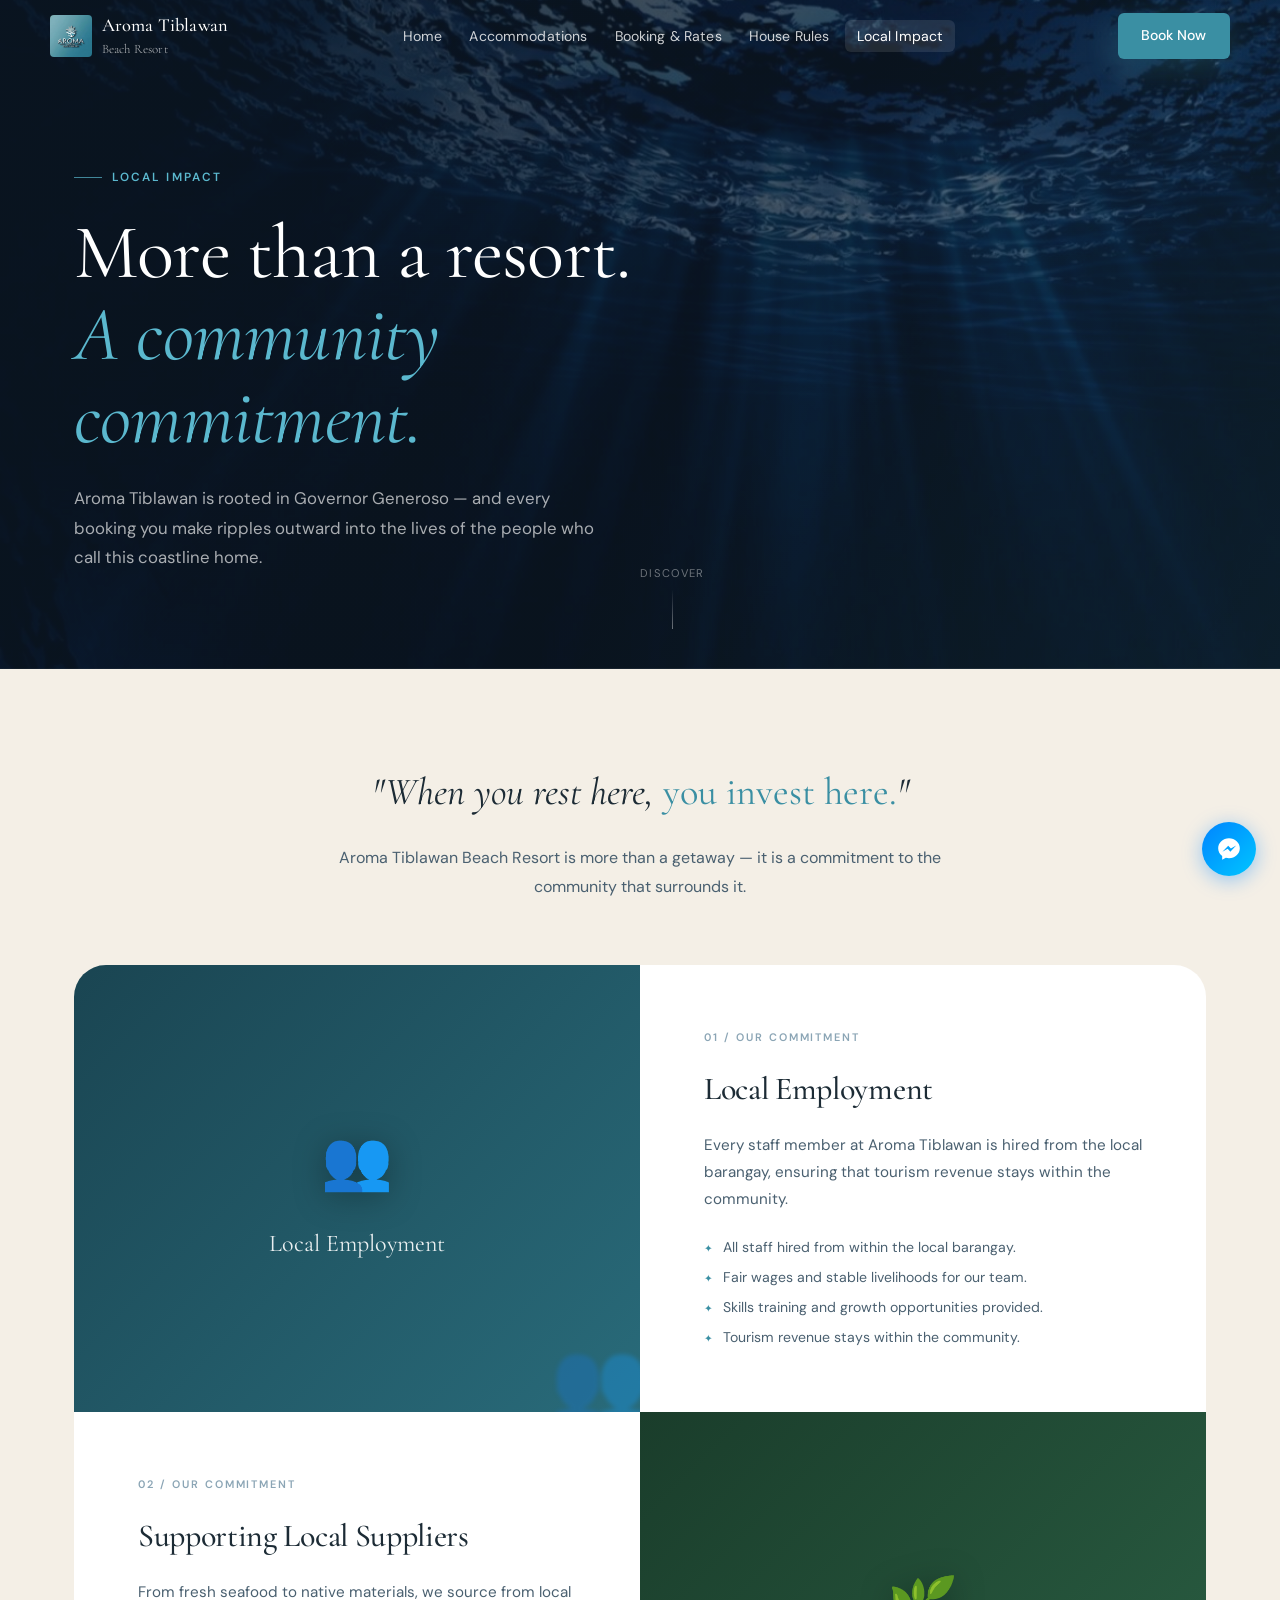
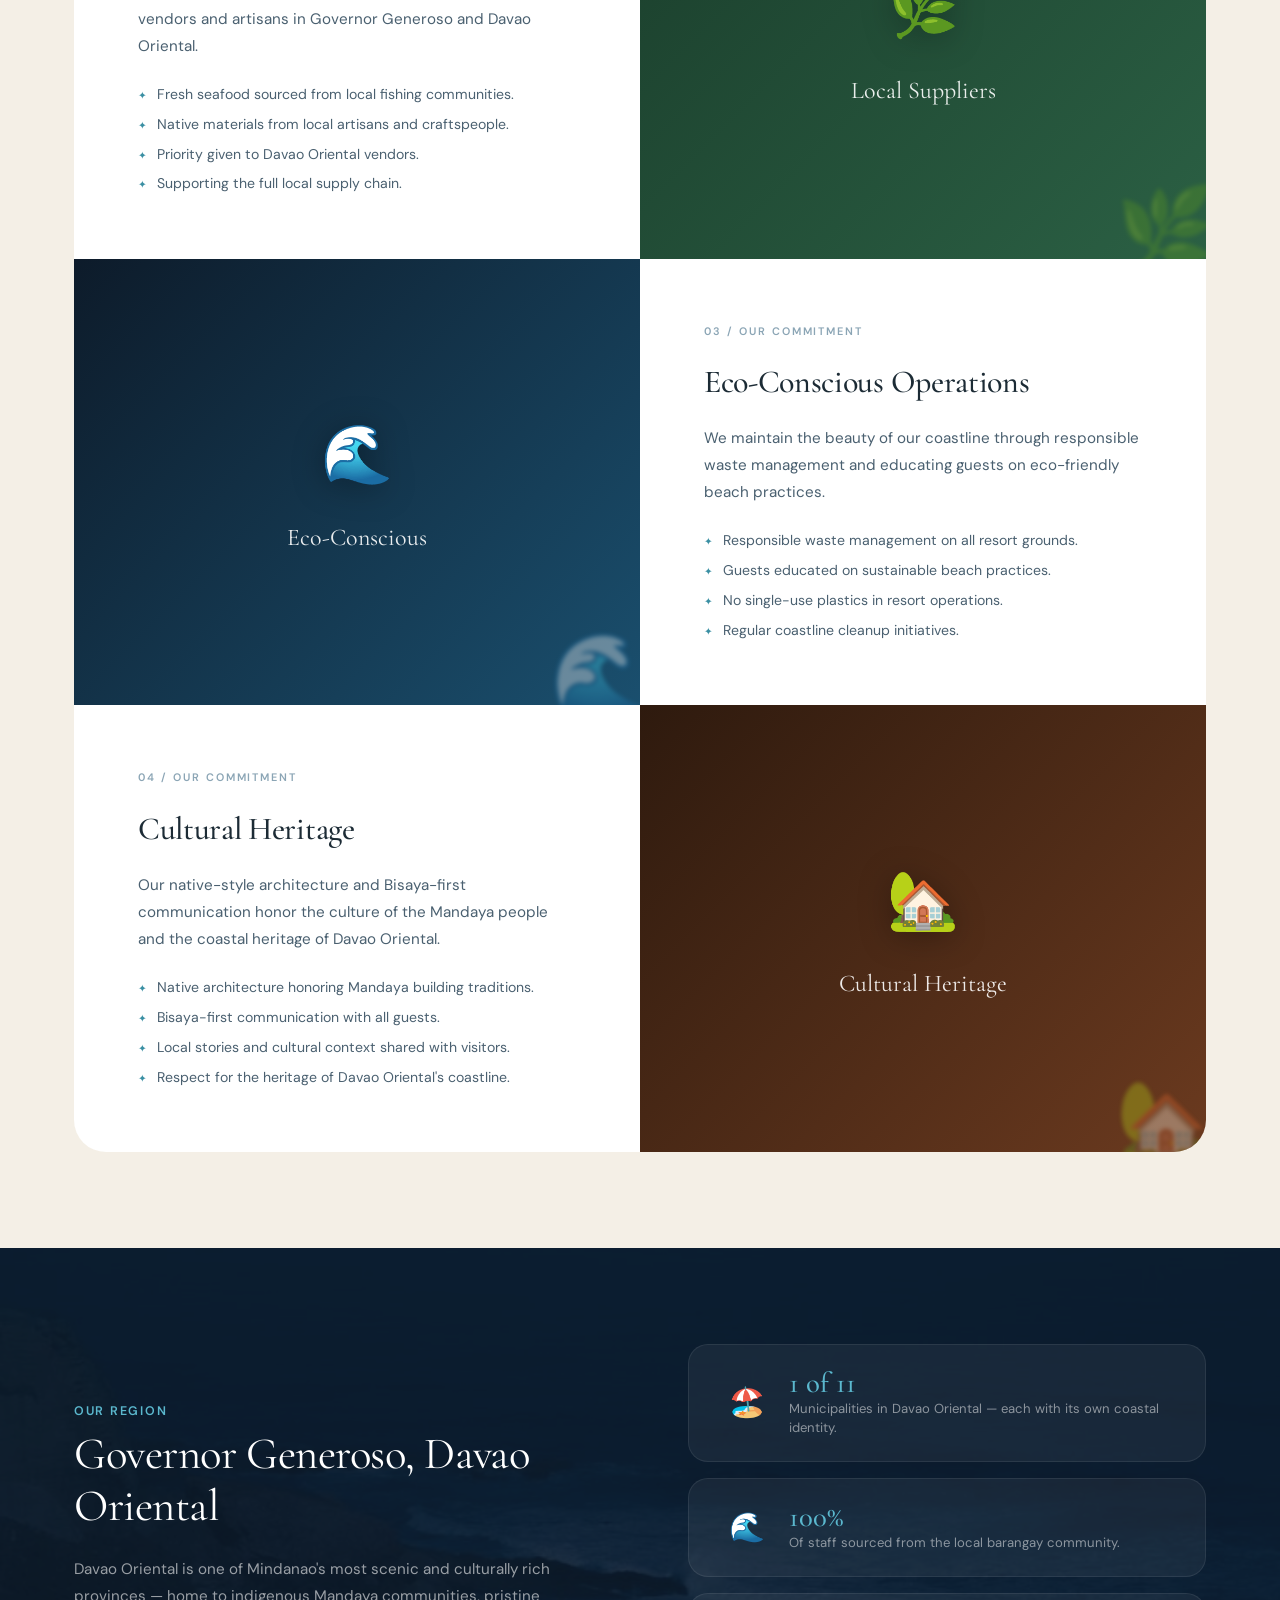
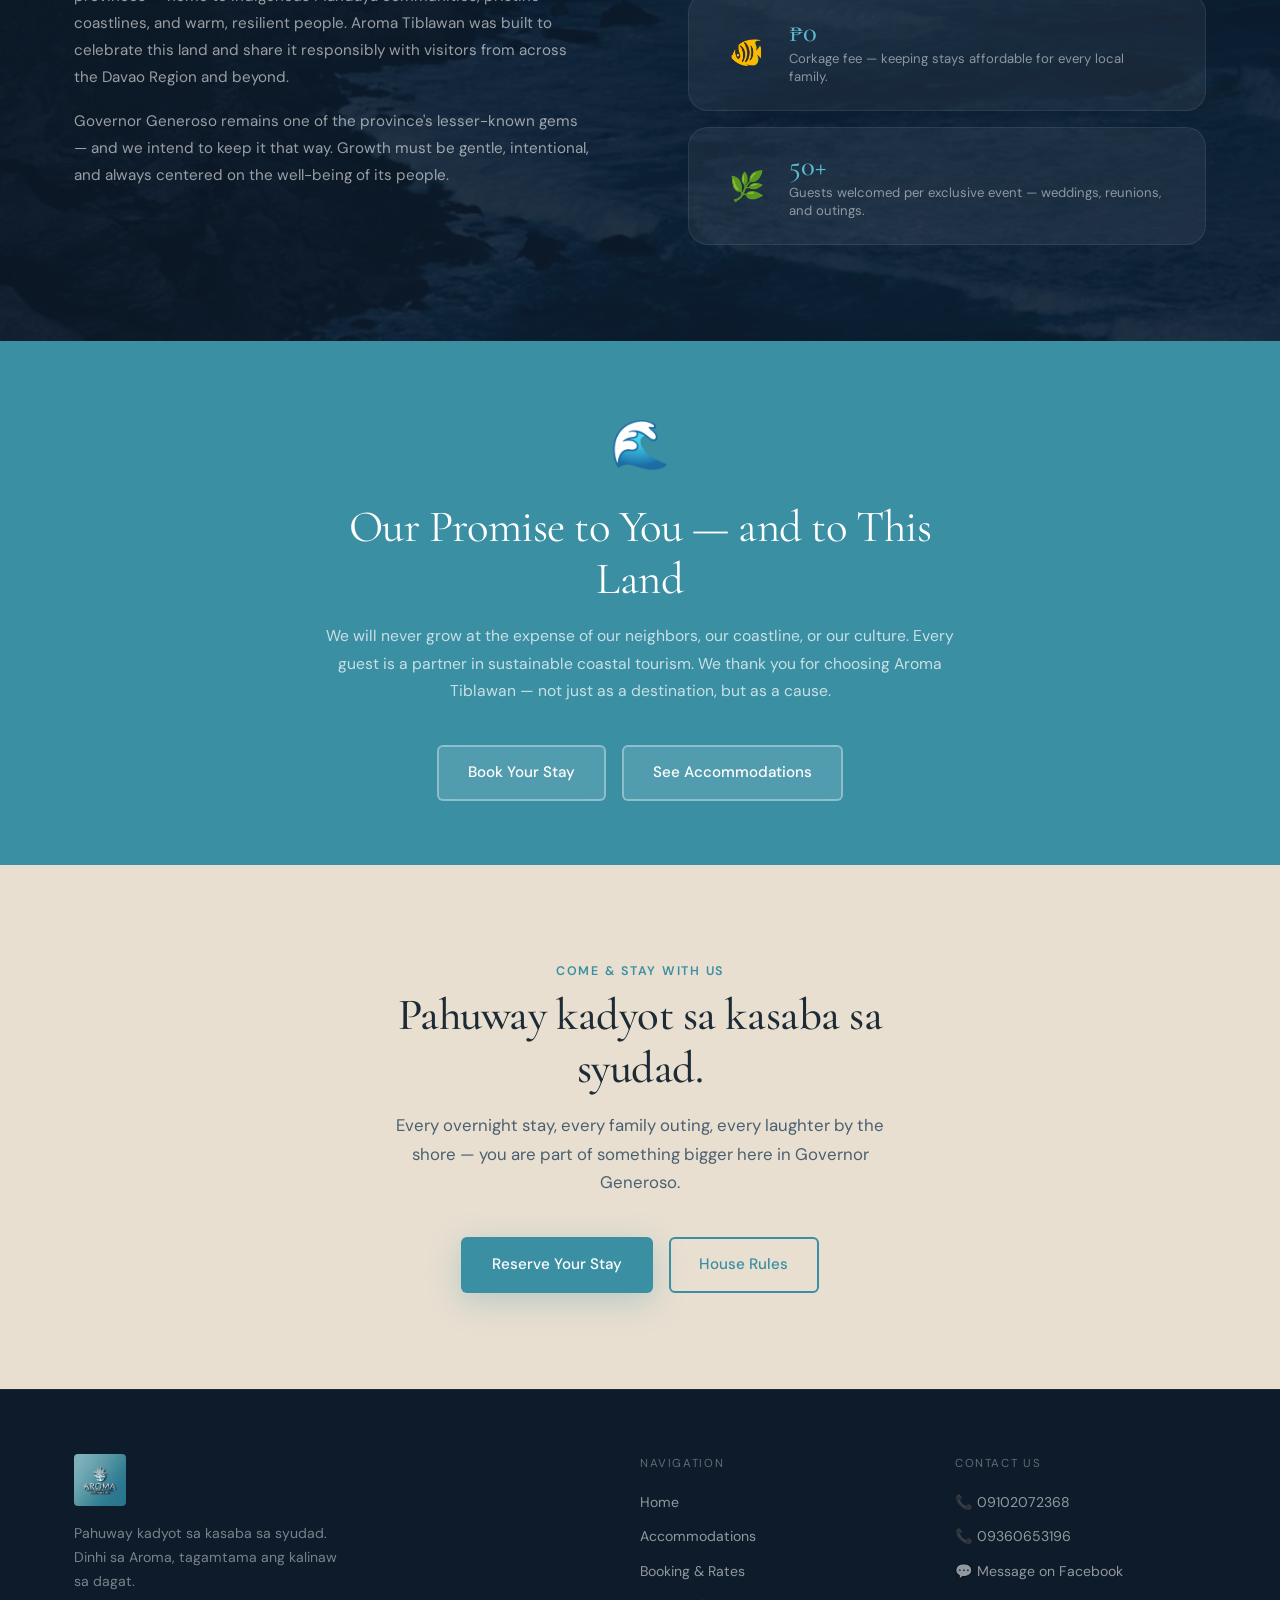
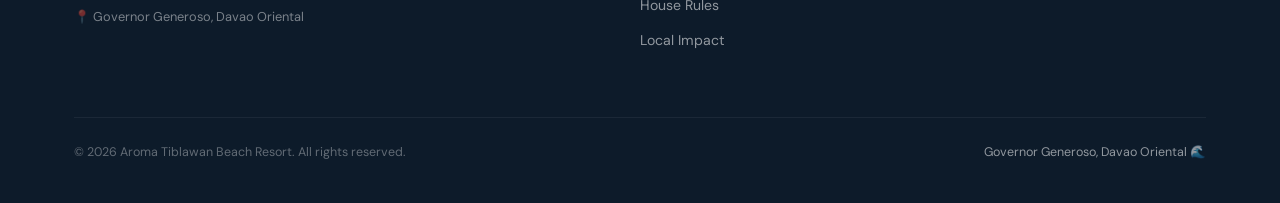
<file: impact.html>
<!DOCTYPE html>
<html lang="ceb-PH">
<head>
  <meta charset="UTF-8" />
  <meta name="viewport" content="width=device-width, initial-scale=1.0" />
  <meta name="description" content="Aroma Tiblawan Beach Resort's commitment to local employment, community support, and eco-conscious tourism in Governor Generoso, Davao Oriental." />
  <title>Local Impact — Aroma Tiblawan Beach Resort</title>
  <link rel="icon" href="assets/images/LOGO.jpg" type="image/jpeg" />
  <link rel="stylesheet" href="assets/styles/main.css" />
  <style>

    /* ══════════════════════════════════════════
       HERO — FULL BLEED WITH DEEP GRADIENT
    ══════════════════════════════════════════ */
    #impact-hero {
      position: relative;
      min-height: 70vh;
      display: flex;
      align-items: center;
      overflow: hidden;
    }

    .impact-hero-bg {
      position: absolute;
      inset: 0;
      background-image: url('assets/images/Dark/Dark 3.JPG');
      background-size: cover;
      background-position: center;
      z-index: 0;
      transform: scale(1.06);
      animation: impactKenBurns 16s ease-out forwards;
    }

    @keyframes impactKenBurns {
      from { transform: scale(1.06) translateX(-1%); }
      to   { transform: scale(1.0) translateX(0); }
    }

    .impact-hero-overlay {
      position: absolute;
      inset: 0;
      background: linear-gradient(
        120deg,
        rgba(10,22,35,0.90) 0%,
        rgba(13,27,42,0.70) 55%,
        rgba(20,50,70,0.60) 100%
      );
      z-index: 1;
    }

    .impact-hero-content {
      position: relative;
      z-index: 2;
      width: 100%;
      max-width: var(--container);
      margin: 0 auto;
      padding: calc(72px + var(--gap-xxl)) var(--gap-md) var(--gap-xxl);
      color: #fff;
    }

    .impact-eyebrow {
      display: flex;
      align-items: center;
      gap: 0.6rem;
      font-size: 0.74rem;
      letter-spacing: 0.18em;
      text-transform: uppercase;
      color: var(--teal-light);
      font-weight: 600;
      margin-bottom: var(--gap-md);
      opacity: 0;
      animation: fadeUp 0.7s var(--ease-out) 0.2s forwards;
    }

    .impact-eyebrow::before { content:''; width:28px; height:1px; background:var(--teal-light); opacity:0.7; }

    .impact-hero-title {
      font-family: var(--font-serif);
      font-size: clamp(2.8rem, 6vw, 5rem);
      font-weight: 400;
      color: #fff;
      line-height: 1.08;
      max-width: 700px;
      margin-bottom: var(--gap-md);
      opacity: 0;
      animation: fadeUp 0.9s var(--ease-out) 0.36s forwards;
    }

    .impact-hero-title em {
      font-style: italic;
      color: var(--teal-light);
    }

    .impact-hero-intro {
      font-size: 1.05rem;
      color: rgba(255,255,255,0.65);
      max-width: 540px;
      line-height: 1.75;
      opacity: 0;
      animation: fadeUp 0.9s var(--ease-out) 0.52s forwards;
    }

    @keyframes fadeUp {
      from { opacity:0; transform:translateY(22px); }
      to   { opacity:1; transform:translateY(0); }
    }

    /* Scroll hint */
    .impact-scroll-hint {
      position: absolute;
      bottom: var(--gap-lg);
      left: 50%;
      transform: translateX(-50%);
      z-index: 2;
      display: flex;
      flex-direction: column;
      align-items: center;
      gap: 0.4rem;
      color: rgba(255,255,255,0.4);
      font-size: 0.7rem;
      letter-spacing: 0.12em;
      text-transform: uppercase;
      animation: fadeUp 1s var(--ease-out) 1.2s both;
    }

    .scroll-line {
      width: 1px;
      height: 40px;
      background: linear-gradient(to bottom, transparent, rgba(255,255,255,0.4));
      animation: scrollPulse 2s ease-in-out infinite;
    }

    @keyframes scrollPulse {
      0%,100% { transform:scaleY(0.5); opacity:0.4; }
      50%      { transform:scaleY(1);   opacity:1; }
    }

    /* ══════════════════════════════════════════
       OPENING STATEMENT BAND
    ══════════════════════════════════════════ */
    #statement-band {
      background: var(--sand);
      padding: var(--gap-xxl) 0 var(--gap-xl);
      text-align: center;
    }

    .statement-inner {
      max-width: 720px;
      margin: 0 auto;
      padding: 0 var(--gap-md);
    }

    .statement-quote {
      font-family: var(--font-serif);
      font-size: clamp(1.6rem, 3vw, 2.4rem);
      font-weight: 400;
      font-style: italic;
      color: var(--text-dark);
      line-height: 1.45;
      margin-bottom: var(--gap-md);
    }

    .statement-quote em {
      color: var(--teal);
      font-style: normal;
    }

    .statement-body {
      font-size: 1rem;
      color: var(--text-mid);
      line-height: 1.78;
      max-width: 620px;
      margin: 0 auto;
    }

    /* ══════════════════════════════════════════
       PILLARS SECTION — ALTERNATING EDITORIAL
    ══════════════════════════════════════════ */
    #pillars {
      background: var(--sand);
      padding: 0 0 var(--gap-xxl);
    }

    .pillars-inner {
      max-width: var(--container);
      margin: 0 auto;
      padding: 0 var(--gap-md);
      display: flex;
      flex-direction: column;
      gap: 0;
    }

    /* Each pillar row alternates layout */
    .pillar-row {
      display: grid;
      grid-template-columns: 1fr 1fr;
      gap: 0;
      min-height: 380px;
      overflow: hidden;
    }

    .pillar-row:first-child { border-radius: var(--radius-xl) var(--radius-xl) 0 0; }
    .pillar-row:last-child  { border-radius: 0 0 var(--radius-xl) var(--radius-xl); }

    @media (max-width: 720px) {
      .pillar-row,
      .pillar-row.reversed {
        grid-template-columns: 1fr;
      }
      .pillar-row .pillar-visual { display: none; }
    }

    .pillar-row.reversed { direction: rtl; }
    .pillar-row.reversed > * { direction: ltr; }

    /* Visual side — color blocks with icon and wave */
    .pillar-visual {
      display: flex;
      align-items: center;
      justify-content: center;
      position: relative;
      overflow: hidden;
      min-height: 320px;
    }

    .pillar-visual.employment  { background: linear-gradient(135deg, var(--teal-xdark) 0%, var(--teal-dark) 100%); }
    .pillar-visual.suppliers   { background: linear-gradient(135deg, #1A3D2B 0%, #2B6044 100%); }
    .pillar-visual.eco         { background: linear-gradient(135deg, var(--ocean-deep) 0%, var(--ocean-glow) 100%); }
    .pillar-visual.culture     { background: linear-gradient(135deg, #2E1A0E 0%, #6B3A1F 100%); }

    .pillar-visual-icon {
      font-size: 5rem;
      opacity: 0.35;
      position: absolute;
      bottom: -10px;
      right: -10px;
      line-height: 1;
      filter: blur(2px);
    }

    .pillar-visual-center {
      position: relative;
      z-index: 1;
      text-align: center;
      padding: var(--gap-lg);
    }

    .pillar-visual-emoji {
      font-size: 3.6rem;
      display: block;
      margin-bottom: var(--gap-sm);
      filter: drop-shadow(0 4px 16px rgba(0,0,0,0.3));
    }

    .pillar-visual-label {
      font-family: var(--font-serif);
      font-size: 1.5rem;
      font-weight: 400;
      color: rgba(255,255,255,0.9);
    }

    /* Content side */
    .pillar-content {
      background: #fff;
      padding: var(--gap-xl);
      display: flex;
      flex-direction: column;
      justify-content: center;
      gap: var(--gap-md);
    }

    @media (max-width: 720px) {
      .pillar-content { padding: var(--gap-lg) var(--gap-md); border-radius: var(--radius-xl); }
    }

    .pillar-number {
      font-size: 0.68rem;
      letter-spacing: 0.18em;
      text-transform: uppercase;
      color: var(--text-light);
      font-weight: 600;
    }

    .pillar-title {
      font-family: var(--font-serif);
      font-size: clamp(1.7rem, 2.5vw, 2.3rem);
      font-weight: 500;
      color: var(--text-dark);
      line-height: 1.15;
    }

    .pillar-body {
      font-size: 0.95rem;
      color: var(--text-mid);
      line-height: 1.78;
    }

    .pillar-detail-list {
      list-style: none;
      display: flex;
      flex-direction: column;
      gap: 0.55rem;
    }

    .pillar-detail-item {
      display: flex;
      align-items: flex-start;
      gap: 0.65rem;
      font-size: 0.88rem;
      color: var(--text-mid);
      line-height: 1.5;
    }

    .pillar-detail-item::before {
      content: '✦';
      color: var(--teal);
      font-size: 0.65rem;
      flex-shrink: 0;
      margin-top: 4px;
    }

    /* ══════════════════════════════════════════
       DAVAO ORIENTAL CONTEXT BAND
    ══════════════════════════════════════════ */
    #context-band {
      background: var(--ocean-deep);
      padding: var(--gap-xxl) 0;
      position: relative;
      overflow: hidden;
    }

    .context-bg {
      position: absolute;
      inset: 0;
      background-image: url('assets/images/Dark/Dark 2.JPG');
      background-size: cover;
      background-position: center;
      opacity: 0.12;
      z-index: 0;
    }

    .context-inner {
      position: relative;
      z-index: 1;
      max-width: var(--container);
      margin: 0 auto;
      padding: 0 var(--gap-md);
      display: grid;
      grid-template-columns: 1fr 1fr;
      gap: var(--gap-xxl);
      align-items: center;
    }

    @media (max-width: 720px) {
      .context-inner { grid-template-columns: 1fr; gap: var(--gap-xl); }
    }

    .context-left .section-label { color: var(--teal-light); }

    .context-title {
      font-family: var(--font-serif);
      font-size: clamp(2rem, 3.5vw, 3rem);
      font-weight: 400;
      color: #fff;
      line-height: 1.15;
      margin: 0.5rem 0 var(--gap-md);
    }

    .context-body {
      font-size: 0.95rem;
      color: rgba(255,255,255,0.58);
      line-height: 1.78;
    }

    .context-right {
      display: flex;
      flex-direction: column;
      gap: var(--gap-sm);
    }

    .context-stat {
      display: flex;
      align-items: center;
      gap: var(--gap-md);
      background: rgba(255,255,255,0.055);
      border: 1px solid rgba(255,255,255,0.08);
      border-radius: var(--radius-lg);
      padding: var(--gap-md) var(--gap-lg);
      transition: background var(--dur-fast);
    }

    .context-stat:hover { background: rgba(255,255,255,0.09); }

    .context-stat-icon { font-size: 1.8rem; flex-shrink: 0; }

    .context-stat-value {
      font-family: var(--font-serif);
      font-size: 1.8rem;
      font-weight: 500;
      color: var(--teal-light);
      line-height: 1;
      margin-bottom: 0.15rem;
    }

    .context-stat-label {
      font-size: 0.82rem;
      color: rgba(255,255,255,0.5);
      line-height: 1.4;
    }

    /* ══════════════════════════════════════════
       COMMITMENT PLEDGE
    ══════════════════════════════════════════ */
    #pledge {
      background: var(--teal);
      padding: var(--gap-xl) 0;
      text-align: center;
      overflow: hidden;
      position: relative;
    }

    .pledge-inner {
      max-width: 680px;
      margin: 0 auto;
      padding: 0 var(--gap-md);
      position: relative;
      z-index: 1;
    }

    .pledge-icon {
      font-size: 3rem;
      margin-bottom: var(--gap-sm);
      display: block;
    }

    .pledge-title {
      font-family: var(--font-serif);
      font-size: clamp(1.8rem, 3.5vw, 2.8rem);
      font-weight: 400;
      color: #fff;
      margin-bottom: var(--gap-sm);
    }

    .pledge-body {
      font-size: 0.98rem;
      color: rgba(255,255,255,0.72);
      line-height: 1.75;
      margin-bottom: var(--gap-lg);
    }

    /* ══════════════════════════════════════════
       CLOSING CTA
    ══════════════════════════════════════════ */
    #impact-cta {
      background: var(--sand-dark);
      padding: var(--gap-xxl) 0;
      text-align: center;
    }

    .impact-cta-inner {
      max-width: 560px;
      margin: 0 auto;
      padding: 0 var(--gap-md);
    }

    .impact-cta-inner .section-title {
      margin-bottom: var(--gap-sm);
    }

    .impact-cta-inner p {
      margin-bottom: var(--gap-lg);
    }

  </style>
</head>
<body>

  <!-- ══ HERO ══ -->
  <section id="impact-hero">
    <div class="impact-hero-bg"></div>
    <div class="impact-hero-overlay"></div>

    <div class="impact-hero-content">
      <div class="impact-eyebrow">Local Impact</div>
      <h1 class="impact-hero-title">
        More than a resort.<br>
        <em>A community commitment.</em>
      </h1>
      <p class="impact-hero-intro">
        Aroma Tiblawan is rooted in Governor Generoso — and every booking you make ripples outward into the lives of the people who call this coastline home.
      </p>
    </div>

    <div class="impact-scroll-hint">
      <span>Discover</span>
      <div class="scroll-line"></div>
    </div>
  </section>

  <!-- ══ STATEMENT BAND ══ -->
  <section id="statement-band">
    <div class="statement-inner">
      <p class="statement-quote reveal">
        "When you rest here, <em>you invest here.</em>"
      </p>
      <p class="statement-body reveal reveal-delay-1" id="impact-intro-text"></p>
    </div>
  </section>

  <!-- ══ PILLARS ══ -->
  <section id="pillars">
    <div class="pillars-inner" id="pillars-inner"></div>
  </section>

  <!-- ══ DAVAO ORIENTAL CONTEXT ══ -->
  <section id="context-band">
    <div class="context-bg"></div>
    <div class="context-inner">

      <div class="context-left reveal">
        <span class="section-label">Our Region</span>
        <h2 class="context-title">Governor Generoso, Davao Oriental</h2>
        <p class="context-body">
          Davao Oriental is one of Mindanao's most scenic and culturally rich provinces — home to indigenous Mandaya communities, pristine coastlines, and warm, resilient people. Aroma Tiblawan was built to celebrate this land and share it responsibly with visitors from across the Davao Region and beyond.
        </p>
        <p class="context-body" style="margin-top:var(--gap-sm);">
          Governor Generoso remains one of the province's lesser-known gems — and we intend to keep it that way. Growth must be gentle, intentional, and always centered on the well-being of its people.
        </p>
      </div>

      <div class="context-right reveal reveal-delay-2" id="context-stats"></div>

    </div>
  </section>

  <!-- ══ COMMITMENT PLEDGE ══ -->
  <section id="pledge">
    <div class="pledge-inner">
      <span class="pledge-icon reveal">🌊</span>
      <h2 class="pledge-title reveal reveal-delay-1">Our Promise to You — and to This Land</h2>
      <p class="pledge-body reveal reveal-delay-2">
        We will never grow at the expense of our neighbors, our coastline, or our culture. Every guest is a partner in sustainable coastal tourism. We thank you for choosing Aroma Tiblawan — not just as a destination, but as a cause.
      </p>
      <div style="display:flex;gap:1rem;justify-content:center;flex-wrap:wrap;" class="reveal reveal-delay-3">
        <a href="booking.html" class="btn btn-ghost">Book Your Stay</a>
        <a href="accommodations.html" class="btn btn-ghost">See Accommodations</a>
      </div>
    </div>
  </section>

  <!-- ══ CLOSING CTA ══ -->
  <section id="impact-cta">
    <div class="impact-cta-inner">
      <span class="section-label" style="display:flex;justify-content:center;">Come & Stay With Us</span>
      <h2 class="section-title reveal">Pahuway kadyot sa kasaba sa syudad.</h2>
      <p class="section-sub reveal reveal-delay-1" style="margin:0 auto var(--gap-lg);">
        Every overnight stay, every family outing, every laughter by the shore — you are part of something bigger here in Governor Generoso.
      </p>
      <div style="display:flex;gap:1rem;justify-content:center;flex-wrap:wrap;" class="reveal reveal-delay-2">
        <a href="booking.html" class="btn btn-primary">Reserve Your Stay</a>
        <a href="rules.html" class="btn btn-outline">House Rules</a>
      </div>
    </div>
  </section>

  <footer id="footer"></footer>

  <script src="data/resort-data.js"></script>
  <script src="scripts/components/navbar.js"></script>
  <script src="scripts/components/social-proof-toast.js"></script>
  <script src="scripts/main.js"></script>
  <script>
    function PageInit() {
      renderIntro();
      renderPillars();
      renderContextStats();
      
      // THE FIX: Tell the animation tracker to look for all these newly added items!
      if (typeof initReveal === 'function') initReveal();
    }

    // ── Opening statement ────────────────────────────────────
    function renderIntro() {
      document.getElementById('impact-intro-text').textContent = ResortData.impact.intro;
    }

    // ── Pillars ──────────────────────────────────────────────
    const PILLAR_CONFIG = [
      {
        visualClass: 'employment',
        emoji: '👥',
        visualLabel: 'Local Employment',
        details: [
          'All staff hired from within the local barangay.',
          'Fair wages and stable livelihoods for our team.',
          'Skills training and growth opportunities provided.',
          'Tourism revenue stays within the community.',
        ],
      },
      {
        visualClass: 'suppliers',
        emoji: '🌿',
        visualLabel: 'Local Suppliers',
        details: [
          'Fresh seafood sourced from local fishing communities.',
          'Native materials from local artisans and craftspeople.',
          'Priority given to Davao Oriental vendors.',
          'Supporting the full local supply chain.',
        ],
      },
      {
        visualClass: 'eco',
        emoji: '🌊',
        visualLabel: 'Eco-Conscious',
        details: [
          'Responsible waste management on all resort grounds.',
          'Guests educated on sustainable beach practices.',
          'No single-use plastics in resort operations.',
          'Regular coastline cleanup initiatives.',
        ],
      },
      {
        visualClass: 'culture',
        emoji: '🏡',
        visualLabel: 'Cultural Heritage',
        details: [
          'Native architecture honoring Mandaya building traditions.',
          'Bisaya-first communication with all guests.',
          'Local stories and cultural context shared with visitors.',
          'Respect for the heritage of Davao Oriental\'s coastline.',
        ],
      },
    ];

    function renderPillars() {
      const pillars = ResortData.impact.pillars;

      document.getElementById('pillars-inner').innerHTML = pillars.map((p, i) => {
        const config  = PILLAR_CONFIG[i];
        const isEven  = i % 2 === 0;

        return `
          <div class="pillar-row ${isEven ? '' : 'reversed'} reveal">

            <!-- Visual block -->
            <div class="pillar-visual ${config.visualClass}">
              <div class="pillar-visual-icon">${config.emoji}</div>
              <div class="pillar-visual-center">
                <span class="pillar-visual-emoji">${config.emoji}</span>
                <div class="pillar-visual-label">${config.visualLabel}</div>
              </div>
            </div>

            <!-- Content block -->
            <div class="pillar-content">
              <div class="pillar-number">0${i + 1} / Our Commitment</div>
              <h3 class="pillar-title">${p.title}</h3>
              <p class="pillar-body">${p.body}</p>
              <ul class="pillar-detail-list">
                ${config.details.map(d => `<li class="pillar-detail-item">${d}</li>`).join('')}
              </ul>
            </div>

          </div>
        `;
      }).join('');
    }

    // ── Context Stats ────────────────────────────────────────
    function renderContextStats() {
      const stats = [
        { icon:'🏖️', value:'1 of 11', label:'Municipalities in Davao Oriental — each with its own coastal identity.' },
        { icon:'🌊', value:'100%', label:'Of staff sourced from the local barangay community.' },
        { icon:'🐠', value:'₱0', label:'Corkage fee — keeping stays affordable for every local family.' },
        { icon:'🌿', value:'50+', label:'Guests welcomed per exclusive event — weddings, reunions, and outings.' },
      ];

      document.getElementById('context-stats').innerHTML = stats.map(s => `
        <div class="context-stat reveal">
          <span class="context-stat-icon">${s.icon}</span>
          <div>
            <div class="context-stat-value">${s.value}</div>
            <div class="context-stat-label">${s.label}</div>
          </div>
        </div>
      `).join('');
    }
  </script>
</body>
</html>
</file>
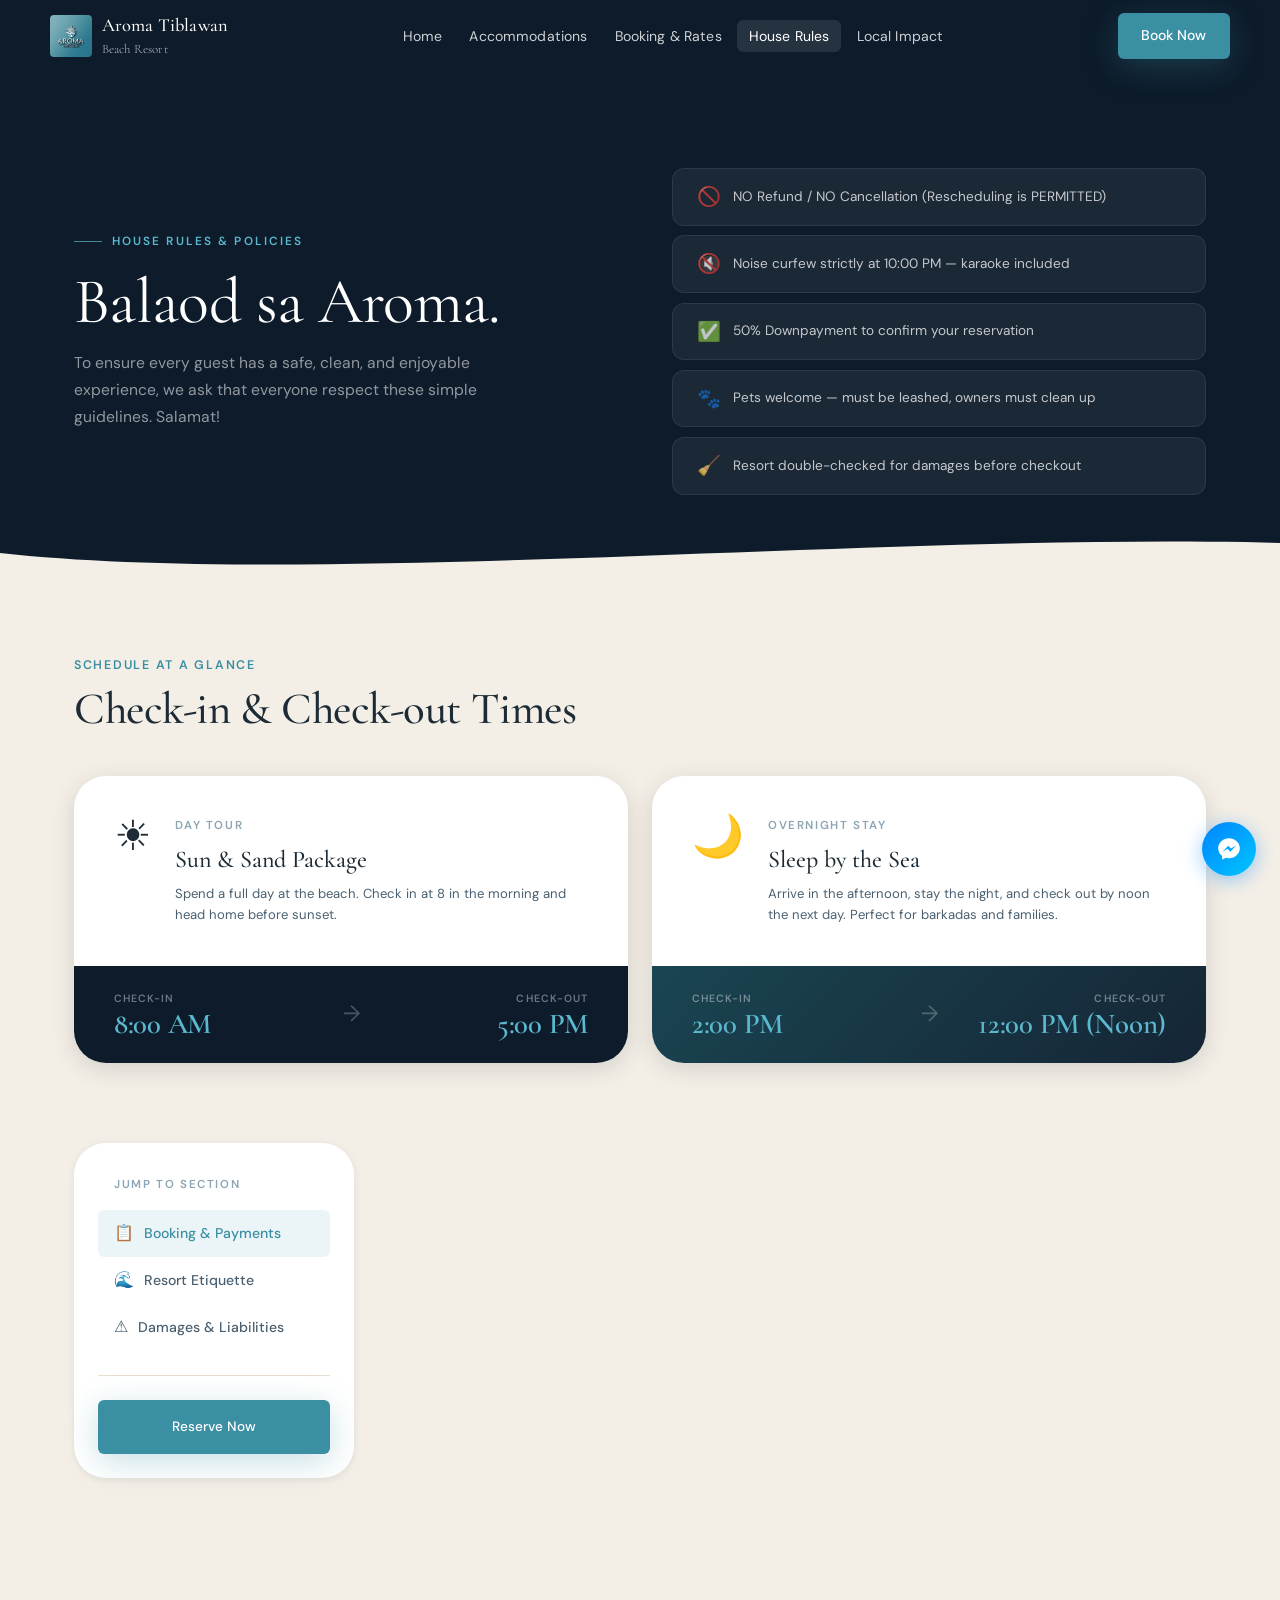
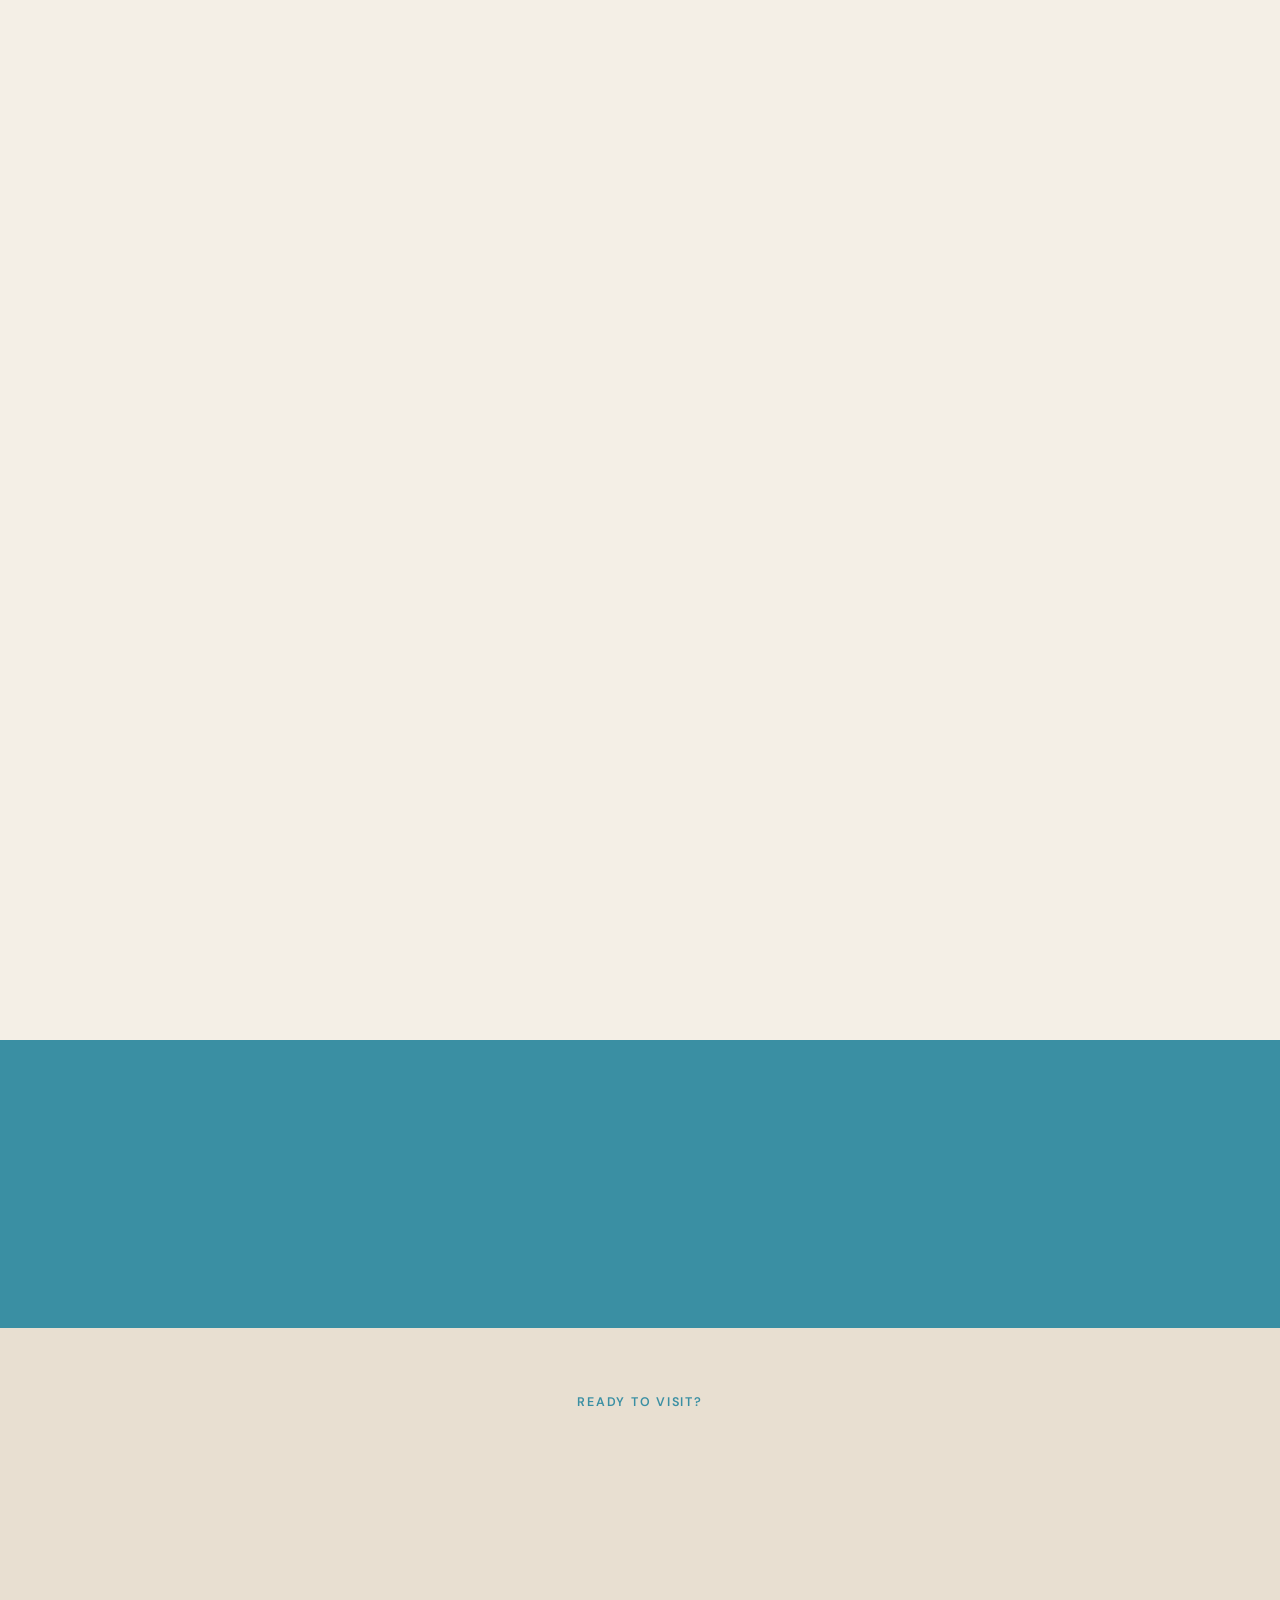
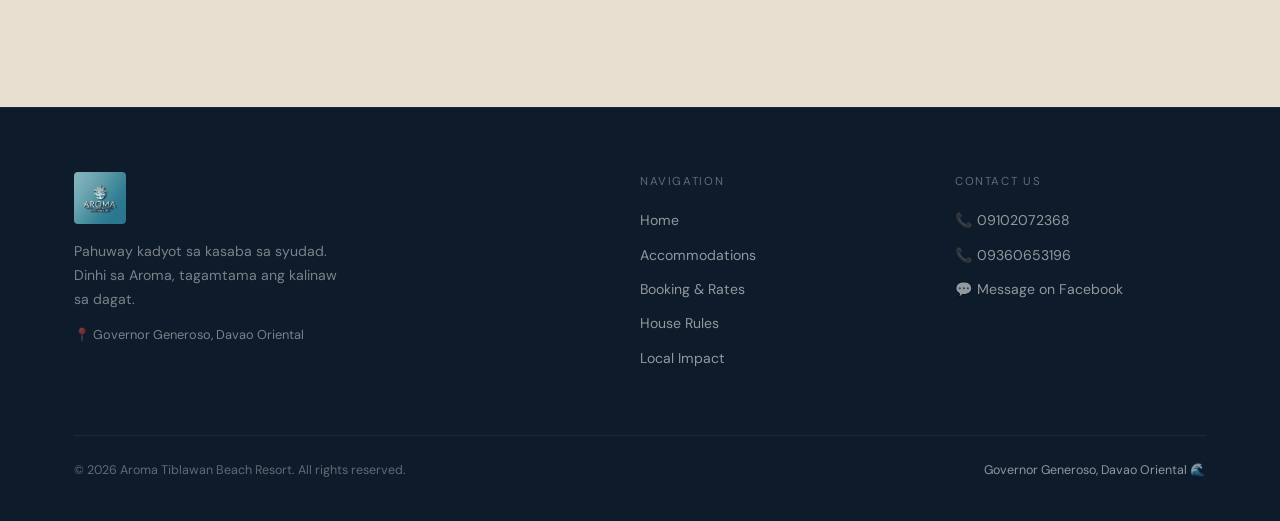
<file: rules.html>
<!DOCTYPE html>
<html lang="ceb-PH">
<head>
  <meta charset="UTF-8" />
  <meta name="viewport" content="width=device-width, initial-scale=1.0" />
  <meta name="description" content="House Rules and Policies — Aroma Tiblawan Beach Resort, Governor Generoso, Davao Oriental." />
  <title>House Rules — Aroma Tiblawan Beach Resort</title>
  <link rel="icon" href="assets/images/LOGO.jpg" type="image/jpeg" />
  <link rel="stylesheet" href="assets/styles/main.css" />
  <style>

    /* ══════════════════════════════════════════
       PAGE HERO — SPLIT DESIGN
    ══════════════════════════════════════════ */
    #rules-hero {
      background: var(--ocean-deep);
      padding: calc(72px + var(--gap-xxl)) 0 var(--gap-xxl);
      position: relative;
      overflow: hidden;
    }

    .rules-hero-wave {
      position: absolute;
      bottom: -2px;
      left: 0;
      right: 0;
      height: 80px;
      z-index: 1;
    }

    .rules-hero-inner {
      position: relative;
      z-index: 2;
      max-width: var(--container);
      margin: 0 auto;
      padding: 0 var(--gap-md);
      display: grid;
      grid-template-columns: 1fr 1fr;
      gap: var(--gap-xl);
      align-items: center;
    }

    @media (max-width: 720px) {
      .rules-hero-inner { grid-template-columns: 1fr; }
      .rules-hero-right { display: none; }
    }

    .rules-hero-left .eyebrow {
      font-size: 0.74rem;
      letter-spacing: 0.18em;
      text-transform: uppercase;
      color: var(--teal-light);
      font-weight: 600;
      display: flex;
      align-items: center;
      gap: 0.6rem;
      margin-bottom: var(--gap-sm);
      opacity: 0;
      animation: fadeUp 0.7s var(--ease-out) 0.2s forwards;
    }
    .rules-hero-left .eyebrow::before { content:''; width:28px; height:1px; background:var(--teal-light); opacity:0.7; }

    .rules-hero-left h1 {
      font-family: var(--font-serif);
      font-size: clamp(2.6rem, 5vw, 4rem);
      font-weight: 400;
      color: #fff;
      line-height: 1.1;
      margin-bottom: 0.75rem;
      opacity: 0;
      animation: fadeUp 0.8s var(--ease-out) 0.34s forwards;
    }

    .rules-hero-left p {
      font-size: 0.98rem;
      color: rgba(255,255,255,0.55);
      line-height: 1.72;
      max-width: 440px;
      opacity: 0;
      animation: fadeUp 0.8s var(--ease-out) 0.48s forwards;
    }

    .rules-hero-right {
      display: flex;
      flex-direction: column;
      gap: 0.6rem;
      opacity: 0;
      animation: fadeUp 0.8s var(--ease-out) 0.55s forwards;
    }

    .quick-rule-pill {
      display: flex;
      align-items: center;
      gap: 0.75rem;
      background: rgba(255,255,255,0.06);
      border: 1px solid rgba(255,255,255,0.08);
      border-radius: var(--radius-md);
      padding: 0.75rem var(--gap-md);
      font-size: 0.85rem;
      color: rgba(255,255,255,0.75);
      backdrop-filter: blur(6px);
    }

    .quick-rule-pill .pill-icon { font-size: 1.2rem; flex-shrink: 0; }

    @keyframes fadeUp {
      from { opacity:0; transform:translateY(18px); }
      to   { opacity:1; transform:translateY(0); }
    }

    /* ══════════════════════════════════════════
       TIMES SPOTLIGHT
       ── The most important info on the page ──
    ══════════════════════════════════════════ */
    #times-spotlight {
      background: var(--sand);
      padding: var(--gap-xl) 0 var(--gap-lg);
    }

    .times-spotlight-inner {
      max-width: var(--container);
      margin: 0 auto;
      padding: 0 var(--gap-md);
    }

    .times-cards {
      display: grid;
      grid-template-columns: 1fr 1fr;
      gap: var(--gap-md);
      margin-top: var(--gap-lg);
    }

    @media (max-width: 580px) { .times-cards { grid-template-columns: 1fr; } }

    .time-spotlight-card {
      background: #fff;
      border-radius: var(--radius-xl);
      overflow: hidden;
      box-shadow: var(--shadow-md);
      position: relative;
    }

    .time-card-top {
      padding: var(--gap-lg);
      display: flex;
      align-items: flex-start;
      gap: var(--gap-md);
    }

    .time-card-emoji {
      font-size: 2.6rem;
      flex-shrink: 0;
      line-height: 1;
    }

    .time-card-mode {
      font-size: 0.72rem;
      letter-spacing: 0.14em;
      text-transform: uppercase;
      color: var(--text-light);
      font-weight: 600;
      margin-bottom: 0.3rem;
    }

    .time-card-title {
      font-family: var(--font-serif);
      font-size: 1.5rem;
      font-weight: 500;
      color: var(--text-dark);
      margin-bottom: 0.2rem;
    }

    .time-card-sub {
      font-size: 0.82rem;
      color: var(--text-mid);
    }

    .time-card-bottom {
      background: var(--ocean-deep);
      padding: var(--gap-md) var(--gap-lg);
      display: grid;
      grid-template-columns: 1fr auto 1fr;
      align-items: center;
      gap: var(--gap-sm);
    }

    /*.time-card-slot {}*/

    .time-card-slot-label {
      font-size: 0.66rem;
      letter-spacing: 0.1em;
      text-transform: uppercase;
      color: rgba(255,255,255,0.4);
      font-weight: 600;
      margin-bottom: 0.15rem;
    }

    /* ── THE EYE-CATCHING TIME VALUES — large, Ocean Blue ── */
    .time-card-value {
      font-family: var(--font-serif);
      font-size: 1.8rem;
      font-weight: 600;
      color: var(--teal-light);
      line-height: 1;
      letter-spacing: -0.01em;
    }

    .time-card-arrow {
      color: rgba(255,255,255,0.25);
      font-size: 1.4rem;
      text-align: center;
    }

    /* Overnight accent stripe */
    .time-spotlight-card.overnight .time-card-bottom {
      background: linear-gradient(135deg, var(--teal-xdark), var(--ocean-mid));
    }

    /* ══════════════════════════════════════════
       RULES BODY
    ══════════════════════════════════════════ */
    #rules-body {
      background: var(--sand);
      padding: var(--gap-lg) 0 var(--gap-xxl);
    }

    .rules-body-inner {
      max-width: var(--container);
      margin: 0 auto;
      padding: 0 var(--gap-md);
      display: grid;
      grid-template-columns: 280px 1fr;
      gap: var(--gap-xl);
      align-items: start;
    }

    @media (max-width: 800px) {
      .rules-body-inner { grid-template-columns: 1fr; }
    }

    /* ── Sticky Side Nav ── */
    .rules-side-nav {
      position: sticky;
      top: calc(72px + var(--gap-md));
      background: #fff;
      border-radius: var(--radius-xl);
      padding: var(--gap-md);
      box-shadow: var(--shadow-sm);
    }

    @media (max-width: 800px) { .rules-side-nav { display: none; } }

    .side-nav-title {
      font-size: 0.72rem;
      letter-spacing: 0.14em;
      text-transform: uppercase;
      color: var(--text-light);
      font-weight: 600;
      padding: 0.5rem var(--gap-sm);
      margin-bottom: 0.5rem;
    }

    .side-nav-link {
      display: flex;
      align-items: center;
      gap: 0.6rem;
      padding: 0.65rem var(--gap-sm);
      border-radius: var(--radius-sm);
      font-size: 0.88rem;
      color: var(--text-mid);
      font-weight: 500;
      transition: background var(--dur-fast), color var(--dur-fast);
      cursor: pointer;
    }

    .side-nav-link:hover, .side-nav-link.active {
      background: var(--time-bg);
      color: var(--teal);
    }

    .side-nav-link .nav-icon { font-size: 1rem; flex-shrink: 0; }

    .side-nav-cta {
      margin-top: var(--gap-md);
      padding-top: var(--gap-md);
      border-top: 1px solid var(--sand-dark);
    }

    /* ── Rules Main Content ── */
    .rules-main {
      display: flex;
      flex-direction: column;
      gap: var(--gap-lg);
    }

    .rules-section {
      background: #fff;
      border-radius: var(--radius-xl);
      overflow: hidden;
      box-shadow: var(--shadow-sm);
    }

    .rules-section-header {
      padding: var(--gap-md) var(--gap-lg);
      display: flex;
      align-items: center;
      gap: var(--gap-sm);
      border-bottom: 1px solid var(--sand-dark);
    }

    .rules-section-header.booking-header   { background: #f0f9fb; }
    .rules-section-header.etiquette-header { background: #f4fbf0; }
    .rules-section-header.damages-header   { background: #fff8f0; }

    .rules-section-icon {
      font-size: 1.6rem;
      flex-shrink: 0;
    }

    .rules-section-title {
      font-family: var(--font-serif);
      font-size: 1.3rem;
      font-weight: 500;
      color: var(--text-dark);
    }

    .rules-section-body {
      padding: var(--gap-md) var(--gap-lg);
      display: flex;
      flex-direction: column;
      gap: 0;
    }

    .rule-item {
      display: flex;
      align-items: flex-start;
      gap: var(--gap-md);
      padding: var(--gap-sm) 0;
      border-bottom: 1px solid var(--sand);
    }

    .rule-item:last-child { border-bottom: none; }

    .rule-num {
      width: 26px;
      height: 26px;
      border-radius: 50%;
      background: var(--sand);
      color: var(--text-mid);
      font-size: 0.75rem;
      font-weight: 700;
      display: flex;
      align-items: center;
      justify-content: center;
      flex-shrink: 0;
      margin-top: 1px;
    }

    .rule-text {
      font-size: 0.92rem;
      color: var(--text-mid);
      line-height: 1.65;
    }

    /* NOTICE items get a different treatment */
    .rule-item.is-notice .rule-text {
      color: #8B5E3C;
    }

    .rule-item.is-notice .rule-num {
      background: #FFF3E8;
      color: #C47A3A;
    }

    /* Important highlight (NO REFUND etc) */
    .rule-item.is-important .rule-text {
      color: var(--text-dark);
      font-weight: 500;
    }

    .rule-item.is-important .rule-num {
      background: var(--time-bg);
      color: var(--teal-dark);
    }

    /* ══════════════════════════════════════════
       NOISE CURFEW CALLOUT
    ══════════════════════════════════════════ */
    .noise-callout {
      background: var(--ocean-deep);
      border-radius: var(--radius-lg);
      padding: var(--gap-lg);
      display: flex;
      align-items: center;
      gap: var(--gap-md);
      margin: var(--gap-sm) var(--gap-lg) var(--gap-md);
    }

    .noise-callout-icon { font-size: 2.2rem; flex-shrink: 0; }

    .noise-callout-text h4 {
      font-family: var(--font-serif);
      font-size: 1.2rem;
      font-weight: 500;
      color: #fff;
      margin-bottom: 0.3rem;
    }

    .noise-callout-text p {
      font-size: 0.85rem;
      color: rgba(255,255,255,0.55);
      line-height: 1.55;
    }

    /* ══════════════════════════════════════════
       QUICK FACTS BAND
    ══════════════════════════════════════════ */
    #quick-facts {
      background: var(--teal);
      padding: var(--gap-xl) 0;
    }

    .quick-facts-inner {
      max-width: var(--container);
      margin: 0 auto;
      padding: 0 var(--gap-md);
      display: grid;
      grid-template-columns: repeat(auto-fit, minmax(180px, 1fr));
      gap: var(--gap-sm);
    }

    .quick-fact {
      text-align: center;
      padding: var(--gap-md);
    }

    .quick-fact-icon { font-size: 2rem; margin-bottom: 0.5rem; }

    .quick-fact-value {
      font-family: var(--font-serif);
      font-size: 1.6rem;
      font-weight: 500;
      color: #fff;
      line-height: 1.1;
      margin-bottom: 0.2rem;
    }

    .quick-fact-label {
      font-size: 0.78rem;
      color: rgba(255,255,255,0.65);
    }

    /* ══════════════════════════════════════════
       CTA AT BOTTOM
    ══════════════════════════════════════════ */
    #rules-cta {
      background: var(--sand-dark);
      padding: var(--gap-xl) 0;
      text-align: center;
    }

    .rules-cta-inner {
      max-width: 560px;
      margin: 0 auto;
      padding: 0 var(--gap-md);
    }

  </style>
</head>
<body>

  <!-- ══ HERO ══ -->
  <section id="rules-hero">
    <div class="rules-hero-inner">
      <div class="rules-hero-left">
        <div class="eyebrow">House Rules & Policies</div>
        <h1>Balaod sa Aroma.</h1>
        <p>To ensure every guest has a safe, clean, and enjoyable experience, we ask that everyone respect these simple guidelines. Salamat!</p>
      </div>
      <div class="rules-hero-right" id="quick-pills"></div>
    </div>
    <!-- Wave divider -->
    <svg class="rules-hero-wave" viewBox="0 0 1440 80" preserveAspectRatio="none" xmlns="http://www.w3.org/2000/svg">
      <path d="M0,40 C360,80 1080,0 1440,40 L1440,80 L0,80 Z" fill="#F4EFE6"/>
    </svg>
  </section>

  <!-- ══ TIMES SPOTLIGHT ══ -->
  <section id="times-spotlight">
    <div class="times-spotlight-inner">
      <span class="section-label reveal">Schedule at a Glance</span>
      <h2 class="section-title reveal reveal-delay-1">Check-in & Check-out Times</h2>
      <div class="times-cards" id="times-cards"></div>
    </div>
  </section>

  <!-- ══ RULES BODY ══ -->
  <section id="rules-body">
    <div class="rules-body-inner">

      <!-- Side Navigation -->
      <nav class="rules-side-nav">
        <div class="side-nav-title">Jump to Section</div>
        <a class="side-nav-link active" onclick="scrollTo('section-booking')">
          <span class="nav-icon">📋</span> Booking & Payments
        </a>
        <a class="side-nav-link" onclick="scrollTo('section-etiquette')">
          <span class="nav-icon">🌊</span> Resort Etiquette
        </a>
        <a class="side-nav-link" onclick="scrollTo('section-damages')">
          <span class="nav-icon">⚠️</span> Damages & Liabilities
        </a>
        <div class="side-nav-cta">
          <a href="booking.html" class="btn btn-primary" style="width:100%;justify-content:center;font-size:0.85rem;">Reserve Now</a>
        </div>
      </nav>

      <!-- Rules Content -->
      <div class="rules-main" id="rules-main"></div>

    </div>
  </section>

  <!-- ══ QUICK FACTS BAND ══ -->
  <div id="quick-facts">
    <div class="quick-facts-inner">
      <div class="quick-fact reveal">
        <div class="quick-fact-icon">☀️</div>
        <div class="quick-fact-value">8 AM</div>
        <div class="quick-fact-label">Day Tour Check-in</div>
      </div>
      <div class="quick-fact reveal reveal-delay-1">
        <div class="quick-fact-icon">🌅</div>
        <div class="quick-fact-value">5 PM</div>
        <div class="quick-fact-label">Day Tour Check-out</div>
      </div>
      <div class="quick-fact reveal reveal-delay-2">
        <div class="quick-fact-icon">🌙</div>
        <div class="quick-fact-value">2 PM</div>
        <div class="quick-fact-label">Overnight Check-in</div>
      </div>
      <div class="quick-fact reveal reveal-delay-3">
        <div class="quick-fact-icon">🌄</div>
        <div class="quick-fact-value">12 PM</div>
        <div class="quick-fact-label">Overnight Check-out</div>
      </div>
      <div class="quick-fact reveal reveal-delay-4">
        <div class="quick-fact-icon">🎤</div>
        <div class="quick-fact-value">10 PM</div>
        <div class="quick-fact-label">Noise / Karaoke Curfew</div>
      </div>
    </div>
  </div>

  <!-- ══ BOTTOM CTA ══ -->
  <section id="rules-cta">
    <div class="rules-cta-inner">
      <span class="section-label" style="justify-content:center;display:flex;">Ready to Visit?</span>
      <h2 class="section-title reveal" style="text-align:center;">Book with Confidence</h2>
      <p class="reveal reveal-delay-1" style="text-align:center;margin:0 auto var(--gap-lg);">
        Now that you know our house rules, you're all set. Reserve your space and enjoy the peace of the sea.
      </p>
      <div style="display:flex;gap:1rem;justify-content:center;flex-wrap:wrap;" class="reveal reveal-delay-2">
        <a href="booking.html" class="btn btn-primary">Reserve Your Stay</a>
        <a href="accommodations.html" class="btn btn-outline">View Accommodations</a>
      </div>
    </div>
  </section>

  <footer id="footer"></footer>

  <script src="data/resort-data.js"></script>
  <script src="scripts/components/navbar.js"></script>
  <script src="scripts/components/social-proof-toast.js"></script>
  <script src="scripts/main.js"></script>
  <script>
    function PageInit() {
      renderQuickPills();
      renderTimesCards();
      renderRulesMain();
      initSideNavScroll();
      
      // THE FIX: Tell the animation tracker to look for all these newly added items!
      if (typeof initReveal === 'function') initReveal();
    }

    // ── Quick Pills (Hero right side) ────────────────────────
    function renderQuickPills() {
      const pills = [
        { icon: '🚫', text: 'NO Refund / NO Cancellation (Rescheduling is PERMITTED)' },
        { icon: '🔇', text: 'Noise curfew strictly at 10:00 PM — karaoke included' },
        { icon: '✅', text: '50% Downpayment to confirm your reservation' },
        { icon: '🐾', text: 'Pets welcome — must be leashed, owners must clean up' },
        { icon: '🧹', text: 'Resort double-checked for damages before checkout' },
      ];
      document.getElementById('quick-pills').innerHTML = pills.map(p => `
        <div class="quick-rule-pill">
          <span class="pill-icon">${p.icon}</span>
          <span>${p.text}</span>
        </div>
      `).join('');
    }

    // ── Times Cards ──────────────────────────────────────────
    function renderTimesCards() {
      const { dayTour, overnight } = ResortData.times;
      document.getElementById('times-cards').innerHTML = `

        <div class="time-spotlight-card reveal">
          <div class="time-card-top">
            <div class="time-card-emoji">☀️</div>
            <div>
              <div class="time-card-mode">Day Tour</div>
              <div class="time-card-title">Sun & Sand Package</div>
              <div class="time-card-sub">Spend a full day at the beach. Check in at 8 in the morning and head home before sunset.</div>
            </div>
          </div>
          <div class="time-card-bottom">
            <div class="time-card-slot">
              <div class="time-card-slot-label">Check-in</div>
              <div class="time-card-value">${dayTour.checkIn}</div>
            </div>
            <div class="time-card-arrow">→</div>
            <div class="time-card-slot" style="text-align:right;">
              <div class="time-card-slot-label">Check-out</div>
              <div class="time-card-value">${dayTour.checkOut}</div>
            </div>
          </div>
        </div>

        <div class="time-spotlight-card overnight reveal reveal-delay-2">
          <div class="time-card-top">
            <div class="time-card-emoji">🌙</div>
            <div>
              <div class="time-card-mode">Overnight Stay</div>
              <div class="time-card-title">Sleep by the Sea</div>
              <div class="time-card-sub">Arrive in the afternoon, stay the night, and check out by noon the next day. Perfect for barkadas and families.</div>
            </div>
          </div>
          <div class="time-card-bottom">
            <div class="time-card-slot">
              <div class="time-card-slot-label">Check-in</div>
              <div class="time-card-value">${overnight.checkIn}</div>
            </div>
            <div class="time-card-arrow">→</div>
            <div class="time-card-slot" style="text-align:right;">
              <div class="time-card-slot-label">Check-out</div>
              <div class="time-card-value">${overnight.checkOut}</div>
            </div>
          </div>
        </div>

      `;
    }

    // ── Rules Main ───────────────────────────────────────────
    function renderRulesMain() {
      const { bookingPayments, etiquette, damages } = ResortData.rules;

      const sections = [
        {
          id:       'section-booking',
          category: bookingPayments,
          headerClass: 'booking-header',
          ruleClass: (i, txt) => txt.startsWith('NO REFUND') ? 'is-important' : '',
          extra: '',
        },
        {
          id:       'section-etiquette',
          category: etiquette,
          headerClass: 'etiquette-header',
          ruleClass: (i, txt) => '',
          extra: `
            <div class="noise-callout">
              <span class="noise-callout-icon">🔇</span>
              <div class="noise-callout-text">
                <h4>Noise Curfew: 10:00 PM</h4>
                <p>We share this coastal community with our neighbors. Please keep noise — including karaoke — below this level after 10 PM. Daghang salamat!</p>
              </div>
            </div>
          `,
        },
        {
          id:       'section-damages',
          category: damages,
          headerClass: 'damages-header',
          ruleClass: (i, txt) => txt.startsWith('NOTICE') ? 'is-notice' : '',
          extra: '',
        },
      ];

      document.getElementById('rules-main').innerHTML = sections.map(sec => `
        <div class="rules-section reveal" id="${sec.id}">
          <div class="rules-section-header ${sec.headerClass}">
            <span class="rules-section-icon">${sec.category.icon}</span>
            <h3 class="rules-section-title">${sec.category.title}</h3>
          </div>
          ${sec.extra}
          <div class="rules-section-body">
            ${sec.category.items.map((item, i) => `
              <div class="rule-item ${sec.ruleClass(i, item)}">
                <span class="rule-num">${i + 1}</span>
                <p class="rule-text">${item}</p>
              </div>
            `).join('')}
          </div>
        </div>
      `).join('');
    }

    // ── Side Nav smooth scroll + active state ────────────────
    function scrollTo(id) {
      const el = document.getElementById(id);
      if (el) el.scrollIntoView({ behavior: 'smooth', block: 'start' });
    }

    function initSideNavScroll() {
      const sections = ['section-booking','section-etiquette','section-damages'];
      const links    = document.querySelectorAll('.side-nav-link');

      const observer = new IntersectionObserver((entries) => {
        entries.forEach(entry => {
          if (entry.isIntersecting) {
            links.forEach(l => l.classList.remove('active'));
            const target = document.querySelector(`.side-nav-link[onclick*="${entry.target.id}"]`);
            if (target) target.classList.add('active');
          }
        });
      }, { rootMargin: '-30% 0px -60% 0px' });

      sections.forEach(id => {
        const el = document.getElementById(id);
        if (el) observer.observe(el);
      });
    }
  </script>
</body>
</html>
</file>
<file: assets/styles/main.css>
/* ============================================================
   AROMA TIBLAWAN BEACH RESORT — Global Design System
   Color palette extracted from LOGO.jpg (Ocean Teal),
   Light Beach images (blue-white ocean), Dark images (midnight navy)
   ============================================================ */

/* ── Google Fonts ── */
@import url('https://fonts.googleapis.com/css2?family=Cormorant+Garamond:ital,wght@0,300;0,400;0,500;0,600;0,700;1,300;1,400;1,500&family=DM+Sans:ital,opsz,wght@0,9..40,300;0,9..40,400;0,9..40,500;0,9..40,600;1,9..40,300&display=swap');

/* ── CSS Variables ── */
:root {
  /* Primary — Ocean Teal extracted from LOGO.jpg */
  --teal:           #3A8FA3;
  --teal-light:     #5BB8CE;
  --teal-dark:      #296B7A;
  --teal-xdark:     #1A4552;

  /* Sand / Light — warm off-white from beach images */
  --sand:           #F4EFE6;
  --sand-dark:      #E8DFD1;
  --sand-mid:       #D4C8B5;

  /* Deep Ocean — extracted from Dark folder */
  --ocean-deep:     #0D1B2A;
  --ocean-mid:      #152535;
  --ocean-surface:  #1E3548;
  --ocean-glow:     #1A4F6E;

  /* Accent — coral/warm for CTA contrast */
  --coral:          #E07B54;
  --coral-light:    #F5A07A;

  /* Text */
  --text-dark:      #1C2B35;
  --text-mid:       #4A6070;
  --text-light:     #8BA5B5;
  --text-white:     #F9F7F4;
  --text-sand:      #C8B89A;

  /* Time highlight — Ocean Blue, eye-catching */
  --time-color:     #3A8FA3;
  --time-bg:        rgba(58, 143, 163, 0.10);

  /* Spacing */
  --gap-xs:   0.5rem;
  --gap-sm:   1rem;
  --gap-md:   1.5rem;
  --gap-lg:   2.5rem;
  --gap-xl:   4rem;
  --gap-xxl:  6rem;

  /* Layout */
  --container: 1180px;
  --radius-sm: 6px;
  --radius-md: 12px;
  --radius-lg: 20px;
  --radius-xl: 32px;

  /* Typography */
  --font-serif:  'Cormorant Garamond', Georgia, serif;
  --font-sans:   'DM Sans', system-ui, sans-serif;

  /* Shadows */
  --shadow-sm:   0 2px 8px rgba(13, 27, 42, 0.08);
  --shadow-md:   0 6px 24px rgba(13, 27, 42, 0.14);
  --shadow-lg:   0 16px 48px rgba(13, 27, 42, 0.22);
  --shadow-teal: 0 8px 32px rgba(58, 143, 163, 0.28);

  /* Transitions */
  --ease-out:  cubic-bezier(0.22, 1, 0.36, 1);
  --ease-in:   cubic-bezier(0.64, 0, 0.78, 0);
  --ease-both: cubic-bezier(0.45, 0, 0.55, 1);
  --dur-fast:  180ms;
  --dur-mid:   320ms;
  --dur-slow:  500ms;
}

/* ── Reset & Base ── */
*, *::before, *::after {
  box-sizing: border-box;
  margin: 0;
  padding: 0;
}

html {
  scroll-behavior: smooth;
  font-size: 16px;
}

body {
  font-family: var(--font-sans);
  background-color: var(--sand);
  color: var(--text-dark);
  line-height: 1.65;
  -webkit-font-smoothing: antialiased;
  overflow-x: hidden;
}

img {
  display: block;
  max-width: 100%;
  height: auto;
}

a {
  color: inherit;
  text-decoration: none;
}

/* ── Typography Scale ── */
h1, h2, h3 {
  font-family: var(--font-serif);
  font-weight: 500;
  line-height: 1.18;
  letter-spacing: -0.01em;
}

h1 { font-size: clamp(2.4rem, 5vw, 4.2rem); }
h2 { font-size: clamp(1.8rem, 3.5vw, 3rem); }
h3 { font-size: clamp(1.3rem, 2.5vw, 1.9rem); }

p {
  font-family: var(--font-sans);
  font-size: clamp(0.95rem, 1.5vw, 1.05rem);
  color: var(--text-mid);
  line-height: 1.7;
}

/* ── Layout Utilities ── */
.container {
  max-width: var(--container);
  margin: 0 auto;
  padding: 0 var(--gap-md);
}

.section {
  padding: var(--gap-xxl) 0;
}

.section-sm {
  padding: var(--gap-xl) 0;
}

/* ── Reveal Animation (Intersection Observer) ── */
.reveal {
  opacity: 0;
  transform: translateY(28px);
  transition: opacity var(--dur-slow) var(--ease-out),
              transform var(--dur-slow) var(--ease-out);
}

.reveal.visible {
  opacity: 1;
  transform: translateY(0);
}

.reveal-delay-1 { transition-delay: 100ms; }
.reveal-delay-2 { transition-delay: 200ms; }
.reveal-delay-3 { transition-delay: 320ms; }
.reveal-delay-4 { transition-delay: 440ms; }

/* ── Section Labels ── */
.section-label {
  font-family: var(--font-sans);
  font-size: 0.78rem;
  font-weight: 600;
  letter-spacing: 0.14em;
  text-transform: uppercase;
  color: var(--teal);
  margin-bottom: var(--gap-xs);
  display: block;
}

.section-title {
  font-family: var(--font-serif);
  font-size: clamp(1.8rem, 3.5vw, 3rem);
  font-weight: 500;
  color: var(--text-dark);
  margin-bottom: var(--gap-sm);
}

.section-sub {
  font-size: 1.05rem;
  color: var(--text-mid);
  max-width: 560px;
  line-height: 1.7;
}

/* ── Buttons ── */
.btn {
  display: inline-flex;
  align-items: center;
  gap: 0.45rem;
  font-family: var(--font-sans);
  font-size: 0.95rem;
  font-weight: 500;
  padding: 0.85rem 1.8rem;
  border-radius: var(--radius-sm);
  border: 2px solid transparent;
  cursor: pointer;
  transition: background var(--dur-fast) var(--ease-out),
              color var(--dur-fast) var(--ease-out),
              transform var(--dur-fast) var(--ease-out),
              box-shadow var(--dur-fast) var(--ease-out);
  white-space: nowrap;
}

.btn:hover {
  transform: translateY(-2px);
}

.btn-primary {
  background: var(--teal);
  color: #fff;
  box-shadow: var(--shadow-teal);
}

.btn-primary:hover {
  background: var(--teal-dark);
  box-shadow: 0 12px 40px rgba(58, 143, 163, 0.36);
}

.btn-outline {
  background: transparent;
  color: var(--teal);
  border-color: var(--teal);
}

.btn-outline:hover {
  background: var(--teal);
  color: #fff;
}

.btn-ghost {
  background: rgba(255,255,255,0.12);
  color: #fff;
  border-color: rgba(255,255,255,0.35);
  backdrop-filter: blur(8px);
}

.btn-ghost:hover {
  background: rgba(255,255,255,0.22);
  border-color: rgba(255,255,255,0.6);
}

/* ── Navbar ── */
#navbar {
  position: fixed;
  top: 0;
  left: 0;
  right: 0;
  z-index: 1000;
  padding: 0 var(--gap-md);
  height: 72px;
  display: flex;
  align-items: center;
  transition: background var(--dur-mid) var(--ease-out),
              backdrop-filter var(--dur-mid) var(--ease-out),
              box-shadow var(--dur-mid) var(--ease-out);
}

#navbar.scrolled {
  background: rgba(13, 27, 42, 0.92);
  backdrop-filter: blur(16px);
  box-shadow: 0 1px 0 rgba(255,255,255,0.06);
}

#navbar .nav-inner {
  display: flex;
  align-items: center;
  justify-content: space-between;
  width: 100%;
  max-width: var(--container);
  margin: 0 auto;
}

#navbar .nav-logo {
  display: flex;
  align-items: center;
  gap: 0.6rem;
  color: #fff;
}

#navbar .nav-logo img {
  height: 42px;
  width: auto;
  border-radius: 4px;
}

#navbar .nav-logo span {
  font-family: var(--font-serif);
  font-size: 1.15rem;
  font-weight: 500;
  letter-spacing: 0.01em;
  line-height: 1.2;
  display: none;
}

@media (min-width: 640px) {
  #navbar .nav-logo span { display: block; }
}

#navbar .nav-links {
  display: none;
  list-style: none;
  gap: 0.2rem;
  align-items: center;
}

@media (min-width: 900px) {
  #navbar .nav-links { display: flex; }
}

#navbar .nav-links a {
  font-size: 0.88rem;
  font-weight: 400;
  color: rgba(255,255,255,0.8);
  padding: 0.45rem 0.75rem;
  border-radius: var(--radius-sm);
  transition: color var(--dur-fast), background var(--dur-fast);
  letter-spacing: 0.01em;
}

#navbar .nav-links a:hover,
#navbar .nav-links a.active {
  color: #fff;
  background: rgba(255,255,255,0.1);
}

#navbar .nav-right {
  display: flex;
  align-items: center;
  gap: var(--gap-sm);
}

#navbar .nav-book-btn {
  font-size: 0.88rem;
  padding: 0.6rem 1.35rem;
}

/* Mobile Nav Toggle */
.nav-hamburger {
  display: flex;
  flex-direction: column;
  gap: 5px;
  cursor: pointer;
  padding: 8px;
  background: none;
  border: none;
}

@media (min-width: 900px) {
  .nav-hamburger { display: none; }
}

.nav-hamburger span {
  display: block;
  width: 24px;
  height: 2px;
  background: #fff;
  border-radius: 2px;
  transition: transform var(--dur-mid), opacity var(--dur-mid);
}

/* Mobile Menu Drawer */
#mobile-menu {
  position: fixed;
  top: 72px;
  left: 0;
  right: 0;
  background: rgba(13, 27, 42, 0.97);
  backdrop-filter: blur(20px);
  padding: var(--gap-md) var(--gap-lg);
  z-index: 999;
  transform: translateY(-120%);
  opacity: 0;
  transition: transform var(--dur-mid) var(--ease-out),
              opacity var(--dur-mid) var(--ease-out);
  pointer-events: none;
  border-bottom: 1px solid rgba(255,255,255,0.08);
}

#mobile-menu.open {
  transform: translateY(0);
  opacity: 1;
  pointer-events: all;
}

#mobile-menu ul {
  list-style: none;
  display: flex;
  flex-direction: column;
  gap: 0.2rem;
}

#mobile-menu a {
  display: block;
  padding: 0.75rem 0;
  font-size: 1.1rem;
  color: rgba(255,255,255,0.85);
  border-bottom: 1px solid rgba(255,255,255,0.06);
  transition: color var(--dur-fast);
}

#mobile-menu a:hover { color: var(--teal-light); }

#mobile-menu .mobile-book-btn {
  margin-top: var(--gap-sm);
  width: 100%;
  justify-content: center;
}

/* ── Social Proof Toast ("Hanging Order Slip") ── */
#social-proof-toast {
  position: fixed;
  bottom: var(--gap-md);
  left: var(--gap-md);
  z-index: 900;
  background: #fff;
  border-radius: var(--radius-md);
  box-shadow: var(--shadow-lg);
  padding: 1rem 1.2rem;
  max-width: 300px;
  display: flex;
  align-items: flex-start;
  gap: 0.75rem;
  transform: translateX(-120%) scale(0.92);
  opacity: 0;
  transition: transform 0.45s var(--ease-out),
              opacity 0.45s var(--ease-out);
  border-left: 3px solid var(--teal);
  pointer-events: none;
}

#social-proof-toast.show {
  transform: translateX(0) scale(1);
  opacity: 1;
}

.toast-icon {
  font-size: 1.4rem;
  flex-shrink: 0;
  line-height: 1;
}

.toast-body {
  display: flex;
  flex-direction: column;
  gap: 2px;
}

.toast-name {
  font-size: 0.88rem;
  font-weight: 600;
  color: var(--text-dark);
}

.toast-action {
  font-size: 0.82rem;
  color: var(--text-mid);
}

.toast-time {
  font-size: 0.72rem;
  color: var(--text-light);
  margin-top: 2px;
}

/* ── Hero ── */
#hero {
  position: relative;
  min-height: 100svh;
  display: flex;
  align-items: center;
  overflow: hidden;
}

.hero-bg {
  position: absolute;
  inset: 0;
  background-size: cover;
  background-position: center;
  background-repeat: no-repeat;
  z-index: 0;
}

.hero-overlay {
  position: absolute;
  inset: 0;
  background: linear-gradient(
    135deg,
    rgba(13, 27, 42, 0.75) 0%,
    rgba(13, 27, 42, 0.40) 50%,
    rgba(13, 27, 42, 0.65) 100%
  );
  z-index: 1;
}

.hero-content {
  position: relative;
  z-index: 2;
  max-width: var(--container);
  margin: 0 auto;
  padding: calc(72px + var(--gap-xl)) var(--gap-md) var(--gap-xxl);
  color: #fff;
}

.hero-bisaya {
  font-family: var(--font-sans);
  font-size: 0.78rem;
  letter-spacing: 0.16em;
  text-transform: uppercase;
  color: var(--teal-light);
  font-weight: 500;
  margin-bottom: var(--gap-md);
  display: flex;
  align-items: center;
  gap: 0.6rem;
  opacity: 0;
  animation: fadeSlideUp 0.7s var(--ease-out) 0.2s forwards;
}

.hero-bisaya::before {
  content: '';
  display: block;
  width: 32px;
  height: 1px;
  background: var(--teal-light);
  opacity: 0.7;
}

.hero-title {
  font-family: var(--font-serif);
  font-size: clamp(2.8rem, 6vw, 5.2rem);
  font-weight: 400;
  line-height: 1.08;
  color: #fff;
  margin-bottom: var(--gap-sm);
  max-width: 760px;
  opacity: 0;
  animation: fadeSlideUp 0.8s var(--ease-out) 0.4s forwards;
}

.hero-title em {
  font-style: italic;
  color: var(--teal-light);
}

.hero-subtitle {
  font-size: clamp(1rem, 1.8vw, 1.2rem);
  color: rgba(255,255,255,0.78);
  max-width: 560px;
  margin-bottom: var(--gap-xs);
  opacity: 0;
  animation: fadeSlideUp 0.8s var(--ease-out) 0.56s forwards;
}

.hero-en {
  font-size: 0.9rem;
  color: rgba(255,255,255,0.5);
  font-style: italic;
  margin-bottom: var(--gap-lg);
  opacity: 0;
  animation: fadeSlideUp 0.8s var(--ease-out) 0.68s forwards;
}

.hero-ctas {
  display: flex;
  flex-wrap: wrap;
  gap: var(--gap-sm);
  opacity: 0;
  animation: fadeSlideUp 0.8s var(--ease-out) 0.8s forwards;
}

.hero-scroll-hint {
  position: absolute;
  bottom: var(--gap-lg);
  left: 50%;
  transform: translateX(-50%);
  z-index: 2;
  display: flex;
  flex-direction: column;
  align-items: center;
  gap: 0.4rem;
  color: rgba(255,255,255,0.5);
  font-size: 0.72rem;
  letter-spacing: 0.1em;
  text-transform: uppercase;
  animation: fadeSlideUp 1s var(--ease-out) 1.2s both;
}

.scroll-line {
  width: 1px;
  height: 44px;
  background: linear-gradient(to bottom, transparent, rgba(255,255,255,0.5));
  animation: scrollPulse 2s ease-in-out infinite;
}

@keyframes fadeSlideUp {
  from { opacity: 0; transform: translateY(24px); }
  to   { opacity: 1; transform: translateY(0); }
}

@keyframes scrollPulse {
  0%, 100% { transform: scaleY(0.6); opacity: 0.4; }
  50%       { transform: scaleY(1); opacity: 1; }
}

/* ── Quick Highlight Bar ── */
#highlights {
  background: var(--ocean-deep);
  padding: var(--gap-lg) 0;
}

.highlights-grid {
  display: grid;
  grid-template-columns: repeat(auto-fit, minmax(170px, 1fr));
  gap: 1px;
  background: rgba(255,255,255,0.06);
}

.highlight-item {
  display: flex;
  flex-direction: column;
  align-items: center;
  text-align: center;
  padding: var(--gap-md) var(--gap-sm);
  background: var(--ocean-deep);
  gap: 0.35rem;
  transition: background var(--dur-fast);
}

.highlight-item:hover {
  background: var(--ocean-surface);
}

.highlight-icon {
  font-size: 1.6rem;
  line-height: 1;
}

.highlight-label {
  font-family: var(--font-sans);
  font-size: 0.88rem;
  font-weight: 600;
  color: #fff;
}

.highlight-sub {
  font-size: 0.75rem;
  color: rgba(255,255,255,0.45);
}

/* ── Amenities Section ── */
#amenities {
  background: var(--sand);
}

.amenities-grid {
  display: grid;
  grid-template-columns: 1fr;
  gap: var(--gap-lg);
  margin-top: var(--gap-xl);
}

@media (min-width: 760px) {
  .amenities-grid { grid-template-columns: repeat(3, 1fr); }
}

.amenity-category {
  background: #fff;
  border-radius: var(--radius-lg);
  padding: var(--gap-lg);
  box-shadow: var(--shadow-sm);
  transition: box-shadow var(--dur-mid), transform var(--dur-mid);
}

.amenity-category:hover {
  box-shadow: var(--shadow-md);
  transform: translateY(-3px);
}

.amenity-cat-title {
  font-family: var(--font-sans);
  font-size: 0.72rem;
  letter-spacing: 0.14em;
  text-transform: uppercase;
  color: var(--teal);
  font-weight: 600;
  margin-bottom: var(--gap-md);
  display: flex;
  align-items: center;
  gap: 0.5rem;
}

.amenity-cat-title::after {
  content: '';
  flex: 1;
  height: 1px;
  background: var(--sand-dark);
}

.amenity-list {
  list-style: none;
  display: flex;
  flex-direction: column;
  gap: var(--gap-sm);
}

.amenity-item {
  display: flex;
  align-items: flex-start;
  gap: 0.75rem;
}

.amenity-item-icon {
  font-size: 1.3rem;
  flex-shrink: 0;
  line-height: 1.4;
}

.amenity-item-text {
  font-size: 0.92rem;
  color: var(--text-dark);
  line-height: 1.5;
}

.amenity-badge {
  display: inline-flex;
  align-items: center;
  gap: 0.4rem;
  background: var(--time-bg);
  color: var(--teal-dark);
  font-size: 0.78rem;
  font-weight: 600;
  padding: 0.3rem 0.75rem;
  border-radius: 100px;
  border: 1px solid rgba(58,143,163,0.2);
  margin-top: 0.4rem;
}

/* ── Accommodations Preview (index.html) ── */
#accommodations-preview {
  background: var(--sand-dark);
}

.accoms-scroll {
  display: flex;
  gap: var(--gap-md);
  overflow-x: auto;
  padding-bottom: var(--gap-sm);
  scrollbar-width: thin;
  scrollbar-color: var(--teal) transparent;
  margin-top: var(--gap-xl);
  -webkit-overflow-scrolling: touch;
}

.accoms-scroll::-webkit-scrollbar { height: 4px; }
.accoms-scroll::-webkit-scrollbar-thumb { background: var(--teal); border-radius: 2px; }

.accom-card {
  flex: 0 0 300px;
  background: #fff;
  border-radius: var(--radius-lg);
  overflow: hidden;
  box-shadow: var(--shadow-sm);
  transition: box-shadow var(--dur-mid), transform var(--dur-mid);
  cursor: pointer;
}

.accom-card:hover {
  box-shadow: var(--shadow-lg);
  transform: translateY(-4px);
}

.accom-card-img {
  height: 200px;
  overflow: hidden;
  position: relative;
  background: var(--sand-dark);
}

.accom-card-img img {
  width: 100%;
  height: 100%;
  object-fit: cover;
  transition: transform 0.6s var(--ease-out);
}

.accom-card:hover .accom-card-img img {
  transform: scale(1.05);
}

.accom-card-badge {
  position: absolute;
  top: 12px;
  left: 12px;
  background: rgba(13, 27, 42, 0.75);
  backdrop-filter: blur(8px);
  color: #fff;
  font-size: 0.72rem;
  font-weight: 600;
  letter-spacing: 0.08em;
  padding: 0.3rem 0.75rem;
  border-radius: 100px;
}

.accom-card-body {
  padding: var(--gap-md);
}

.accom-card-name {
  font-family: var(--font-serif);
  font-size: 1.3rem;
  font-weight: 500;
  color: var(--text-dark);
  margin-bottom: 0.3rem;
}

.accom-card-pax {
  font-size: 0.8rem;
  color: var(--text-mid);
  margin-bottom: var(--gap-sm);
  display: flex;
  align-items: center;
  gap: 0.3rem;
}

.accom-rates {
  display: grid;
  grid-template-columns: 1fr 1fr;
  gap: 0.5rem;
  margin-bottom: var(--gap-sm);
}

.rate-pill {
  background: var(--sand);
  border-radius: var(--radius-sm);
  padding: 0.6rem 0.75rem;
  text-align: center;
}

.rate-pill-label {
  font-size: 0.7rem;
  color: var(--text-mid);
  font-weight: 500;
  margin-bottom: 0.2rem;
  display: block;
}

.rate-pill-time {
  font-size: 0.65rem;
  color: var(--time-color);
  font-weight: 600;
  display: block;
  margin-bottom: 0.25rem;
}

.rate-pill-price {
  font-family: var(--font-serif);
  font-size: 1.15rem;
  font-weight: 600;
  color: var(--text-dark);
  display: block;
}

/* Wide card for whole resort */
.accom-card.wide-card {
  flex: 0 0 340px;
  background: linear-gradient(135deg, var(--teal-xdark), var(--ocean-mid));
  color: #fff;
}

.accom-card.wide-card .accom-card-name,
.accom-card.wide-card .accom-card-pax {
  color: rgba(255,255,255,0.9);
}

.accom-card.wide-card .rate-pill {
  background: rgba(255,255,255,0.1);
}

.accom-card.wide-card .rate-pill-label,
.accom-card.wide-card .rate-pill-price {
  color: #fff;
}

.accom-card.wide-card .rate-pill-time {
  color: var(--teal-light);
}

/* ── Gallery Strip ── */
#gallery-strip {
  display: grid;
  grid-template-columns: repeat(5, 1fr);
  height: 220px;
  overflow: hidden;
}

@media (max-width: 640px) {
  #gallery-strip {
    grid-template-columns: repeat(3, 1fr);
    height: 160px;
  }

  #gallery-strip .gallery-cell:nth-child(n+4) {
    display: none;
  }
}

.gallery-cell {
  overflow: hidden;
  position: relative;
}

.gallery-cell img {
  width: 100%;
  height: 100%;
  object-fit: cover;
  transition: transform 0.8s var(--ease-out);
}

.gallery-cell:hover img {
  transform: scale(1.07);
}

/* ── Social Proof / Testimonial Band ── */
#proof-band {
  background: var(--teal);
  padding: var(--gap-xl) 0;
  text-align: center;
  color: #fff;
  overflow: hidden;
  position: relative;
}

.proof-band-headline {
  font-family: var(--font-serif);
  font-size: clamp(1.6rem, 3vw, 2.4rem);
  font-weight: 400;
  margin-bottom: var(--gap-xs);
}

.proof-band-sub {
  font-size: 0.92rem;
  color: rgba(255,255,255,0.72);
  margin-bottom: var(--gap-lg);
}

.proof-stats {
  display: flex;
  justify-content: center;
  gap: var(--gap-xl);
  flex-wrap: wrap;
}

.proof-stat-num {
  font-family: var(--font-serif);
  font-size: 2.8rem;
  font-weight: 500;
  line-height: 1;
  color: #fff;
}

.proof-stat-label {
  font-size: 0.82rem;
  color: rgba(255,255,255,0.65);
  margin-top: 0.3rem;
}

/* ── CTA Band ── */
#cta-band {
  background: var(--ocean-deep);
  position: relative;
  overflow: hidden;
  padding: var(--gap-xxl) 0;
  text-align: center;
}

.cta-band-bg {
  position: absolute;
  inset: 0;
  background-size: cover;
  background-position: center;
  opacity: 0.2;
}

.cta-band-content {
  position: relative;
  z-index: 1;
  color: #fff;
}

.cta-band-title {
  font-family: var(--font-serif);
  font-size: clamp(2rem, 4vw, 3.5rem);
  font-weight: 400;
  margin-bottom: var(--gap-sm);
}

.cta-band-sub {
  color: rgba(255,255,255,0.65);
  margin-bottom: var(--gap-lg);
  font-size: 1rem;
}

.cta-band-contacts {
  display: flex;
  justify-content: center;
  gap: var(--gap-lg);
  flex-wrap: wrap;
  margin-top: var(--gap-md);
}

.cta-contact-item {
  display: flex;
  align-items: center;
  gap: 0.5rem;
  color: rgba(255,255,255,0.7);
  font-size: 0.9rem;
}

.cta-contact-item a {
  color: var(--teal-light);
  font-weight: 500;
}

/* ── Footer ── */
#footer {
  background: var(--ocean-deep);
  border-top: 1px solid rgba(255,255,255,0.06);
  padding: var(--gap-xl) 0 var(--gap-lg);
  color: rgba(255,255,255,0.55);
}

.footer-grid {
  display: grid;
  grid-template-columns: 1fr;
  gap: var(--gap-xl);
  margin-bottom: var(--gap-xl);
}

@media (min-width: 640px) {
  .footer-grid { grid-template-columns: 2fr 1fr 1fr; }
}

.footer-brand img {
  height: 52px;
  margin-bottom: var(--gap-sm);
  border-radius: 4px;
}

.footer-brand p {
  font-size: 0.88rem;
  color: rgba(255,255,255,0.45);
  max-width: 280px;
}

.footer-col-title {
  font-family: var(--font-sans);
  font-size: 0.72rem;
  letter-spacing: 0.14em;
  text-transform: uppercase;
  color: rgba(255,255,255,0.35);
  margin-bottom: var(--gap-sm);
}

.footer-col ul {
  list-style: none;
  display: flex;
  flex-direction: column;
  gap: 0.5rem;
}

.footer-col ul a {
  font-size: 0.88rem;
  color: rgba(255,255,255,0.55);
  transition: color var(--dur-fast);
}

.footer-col ul a:hover {
  color: var(--teal-light);
}

.footer-bottom {
  border-top: 1px solid rgba(255,255,255,0.06);
  padding-top: var(--gap-md);
  display: flex;
  justify-content: space-between;
  align-items: center;
  flex-wrap: wrap;
  gap: var(--gap-sm);
  font-size: 0.78rem;
}

.footer-bottom-logo {
  color: rgba(255,255,255,0.35);
}

/* ── Messenger Float Button ── */
#messenger-fab {
  position: fixed;
  bottom: var(--gap-md);
  right: var(--gap-md);
  z-index: 900;
  width: 54px;
  height: 54px;
  border-radius: 50%;
  background: linear-gradient(135deg, #0084FF, #00C6FF);
  color: #fff;
  display: flex;
  align-items: center;
  justify-content: center;
  box-shadow: 0 4px 20px rgba(0, 132, 255, 0.4);
  cursor: pointer;
  transition: transform var(--dur-fast), box-shadow var(--dur-fast);
  text-decoration: none;
}

#messenger-fab:hover {
  transform: scale(1.1);
  box-shadow: 0 8px 32px rgba(0, 132, 255, 0.55);
}

#messenger-fab svg {
  width: 26px;
  height: 26px;
}

/* ── Placeholder Slots ── */
.img-placeholder {
  background: linear-gradient(135deg, var(--sand-dark), var(--sand));
  display: flex;
  align-items: center;
  justify-content: center;
  color: var(--sand-mid);
  font-size: 0.78rem;
  font-style: italic;
}

/* ── Responsive adjustments ── */
@media (max-width: 480px) {
  .hero-ctas { flex-direction: column; }
  .hero-ctas .btn { width: 100%; justify-content: center; }
  .proof-stats { gap: var(--gap-lg); }
}
</file>
